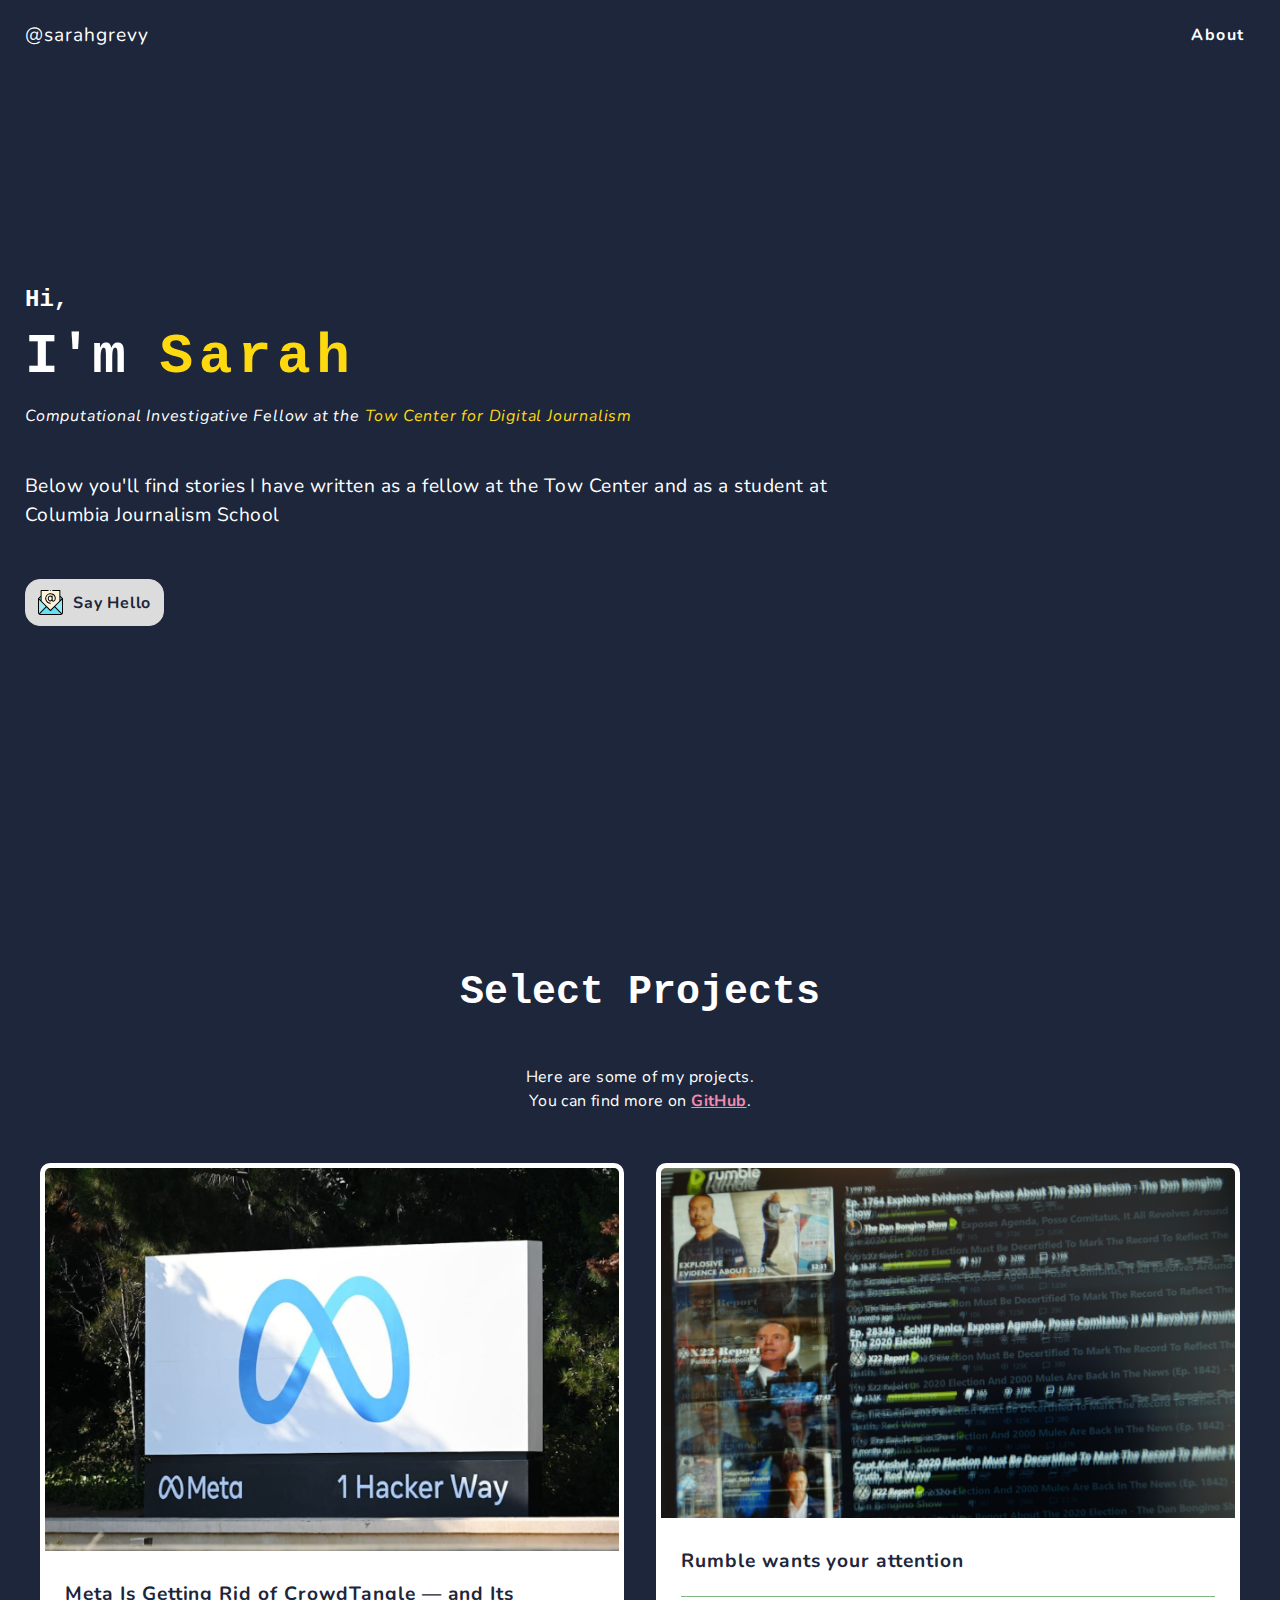
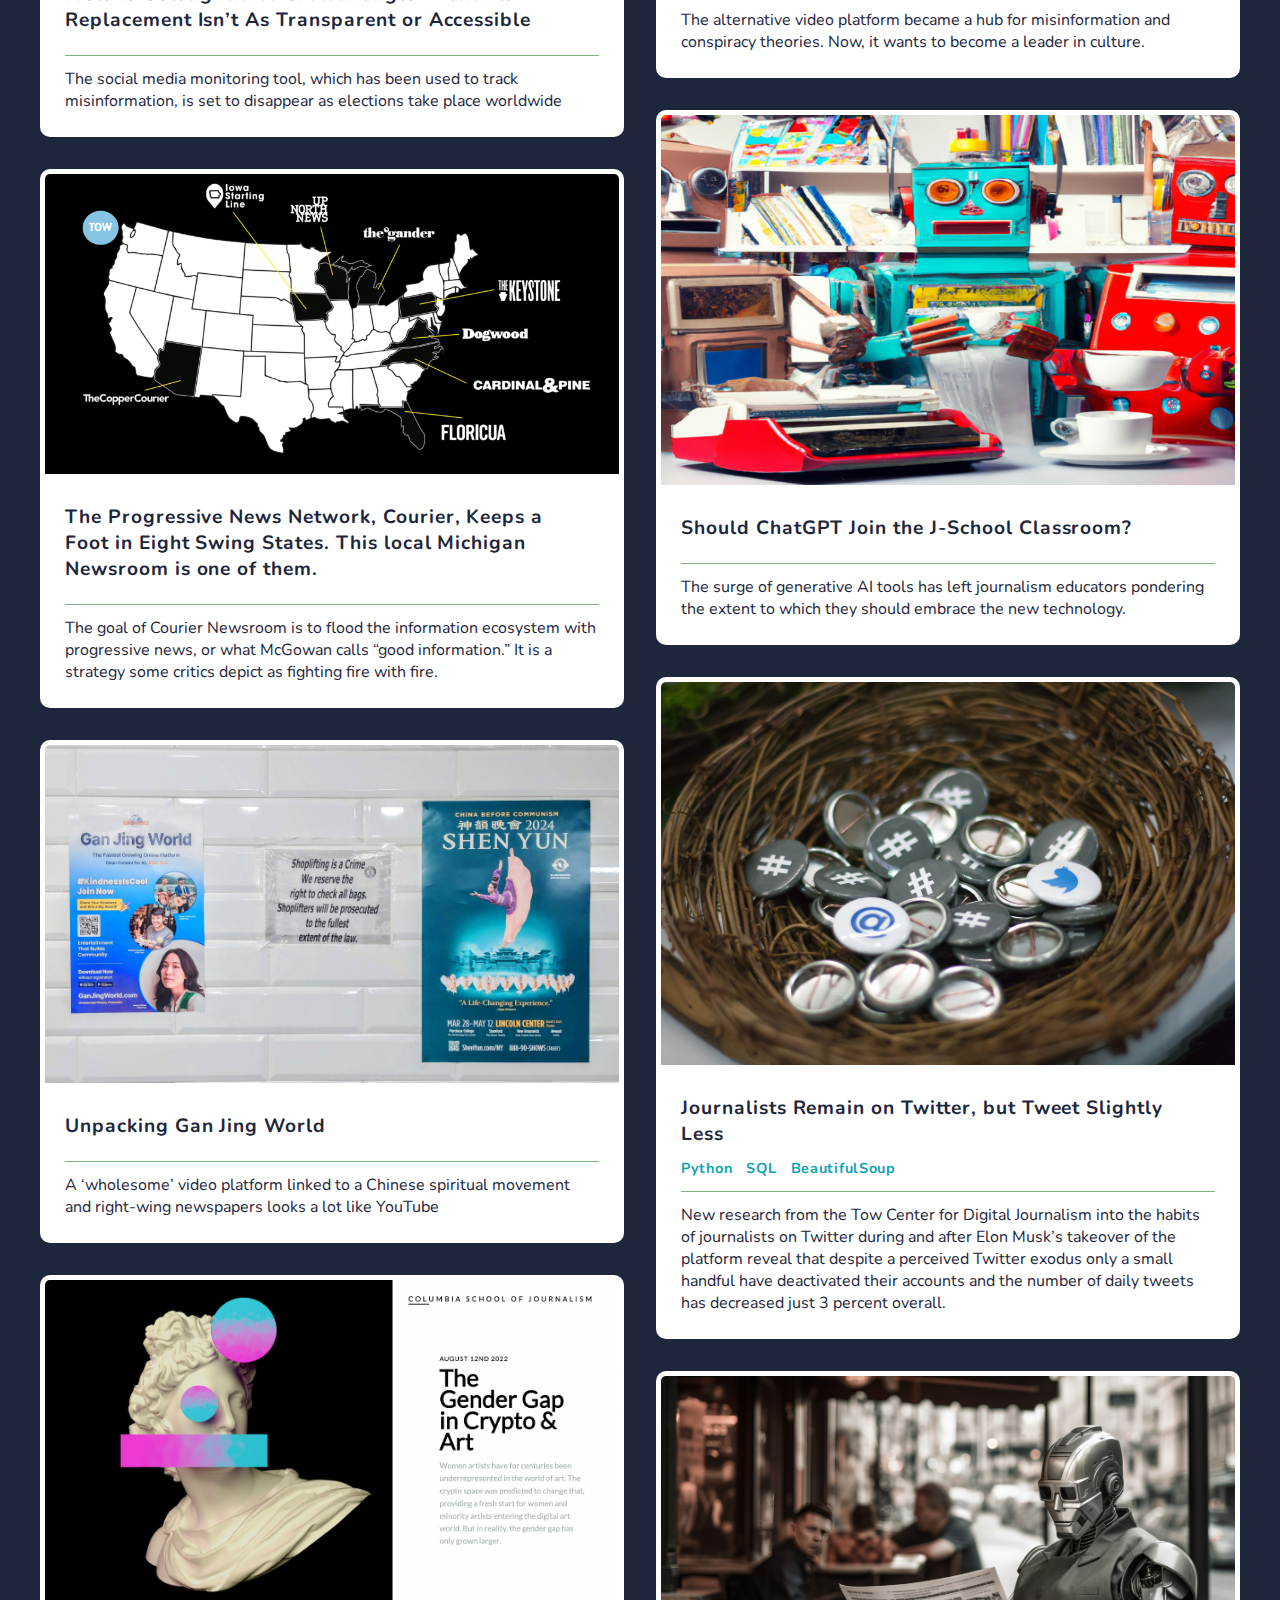
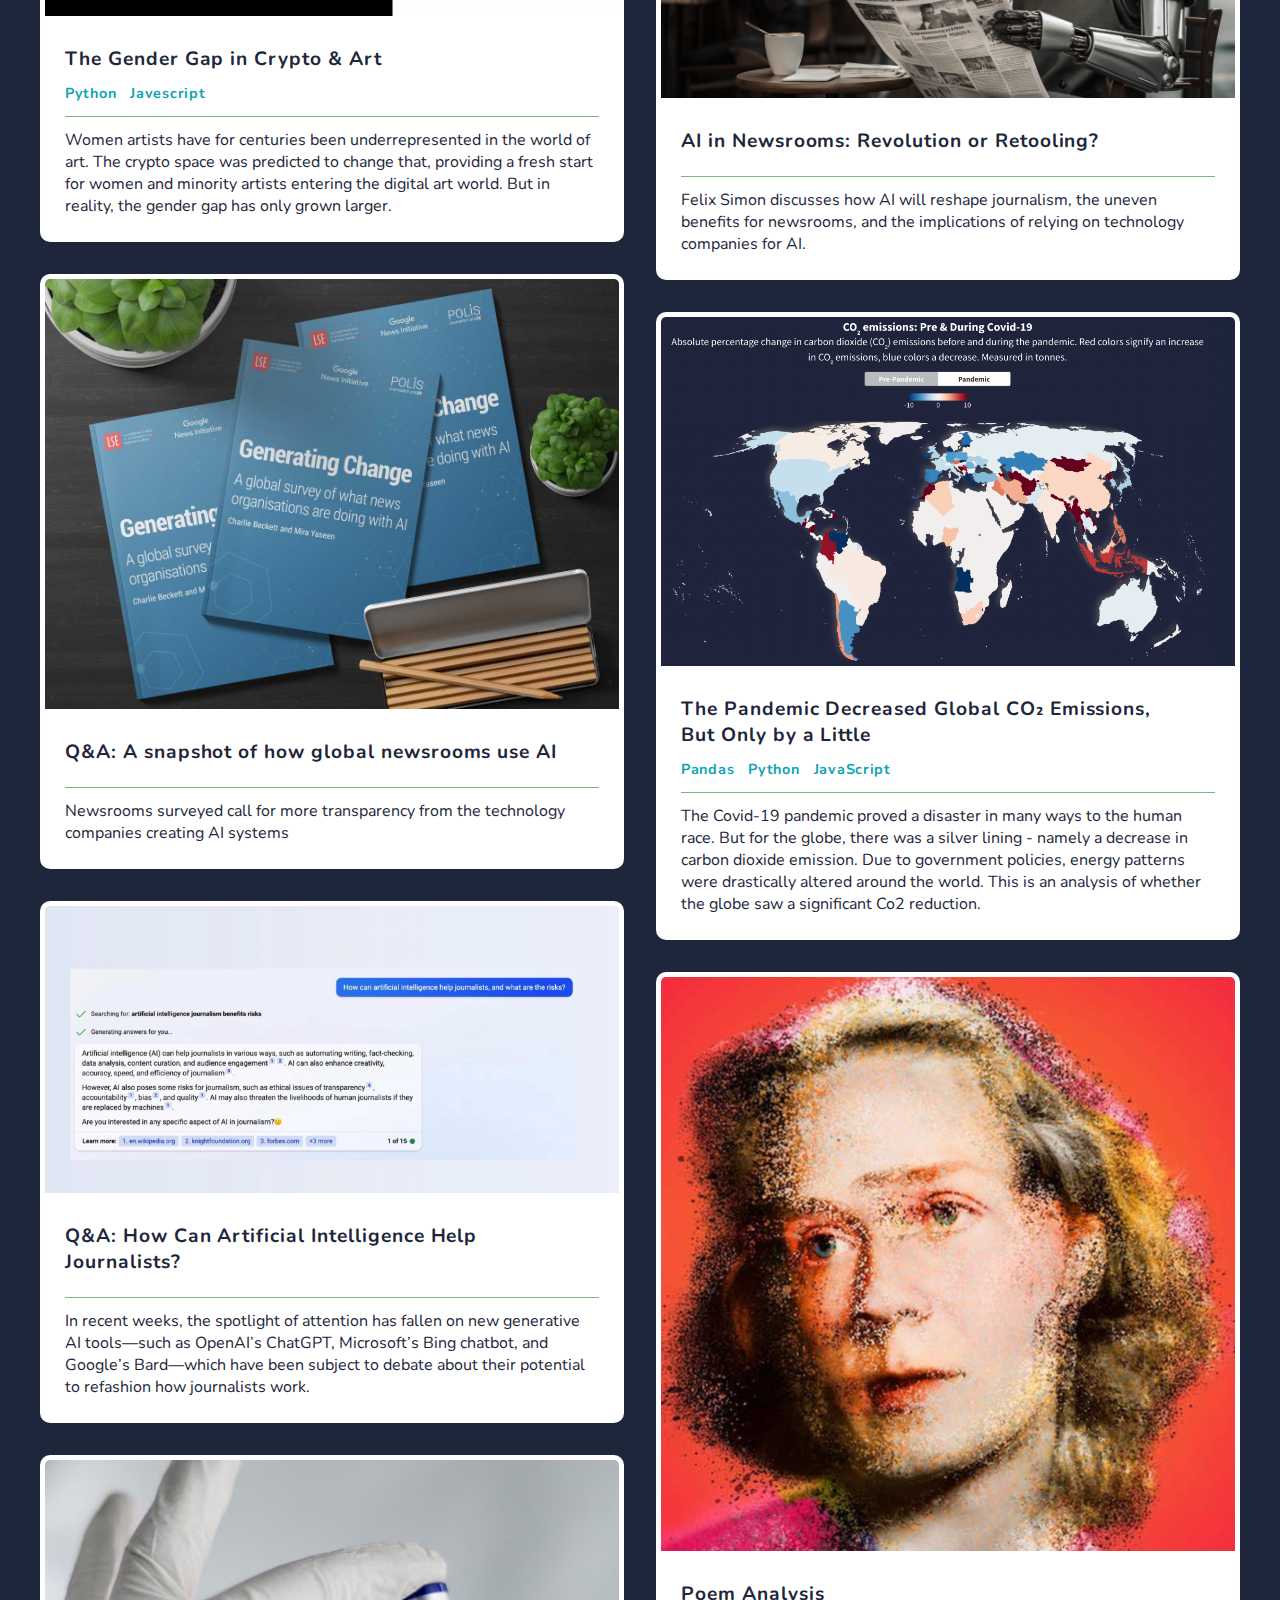
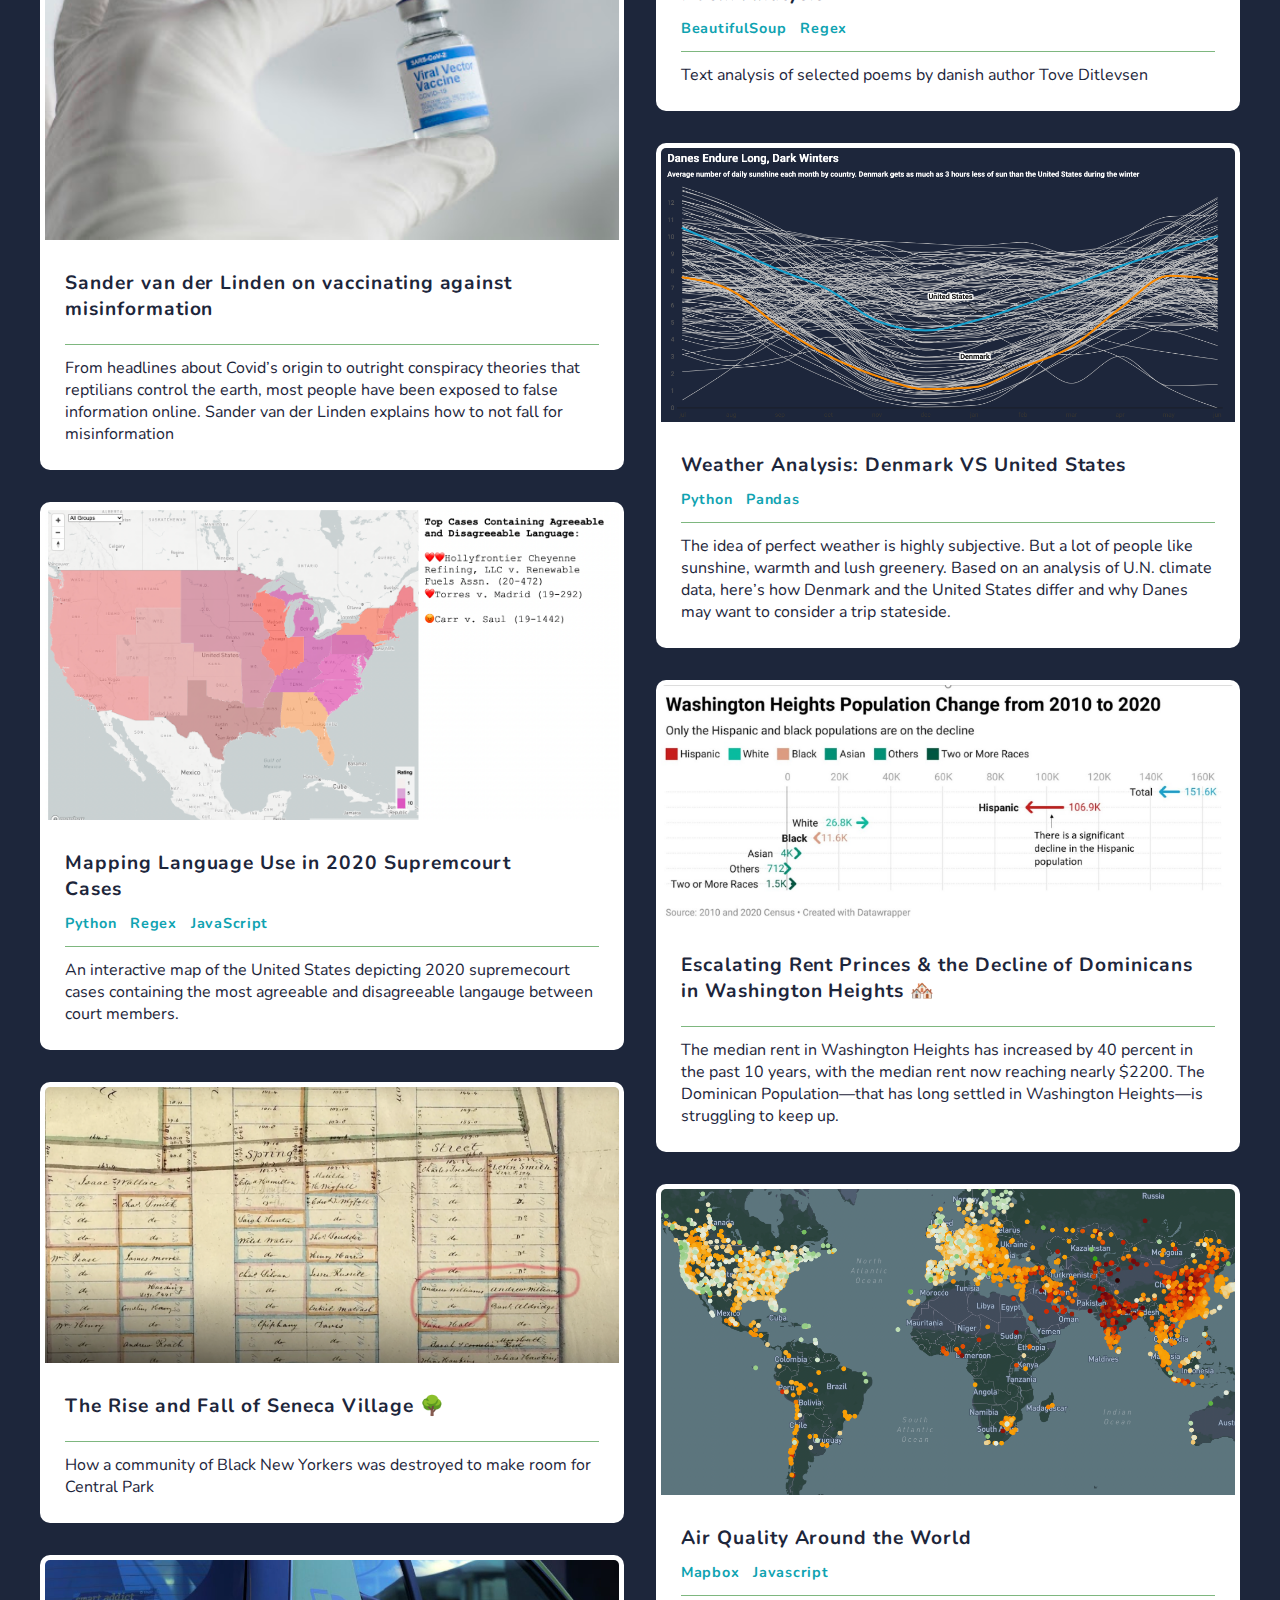
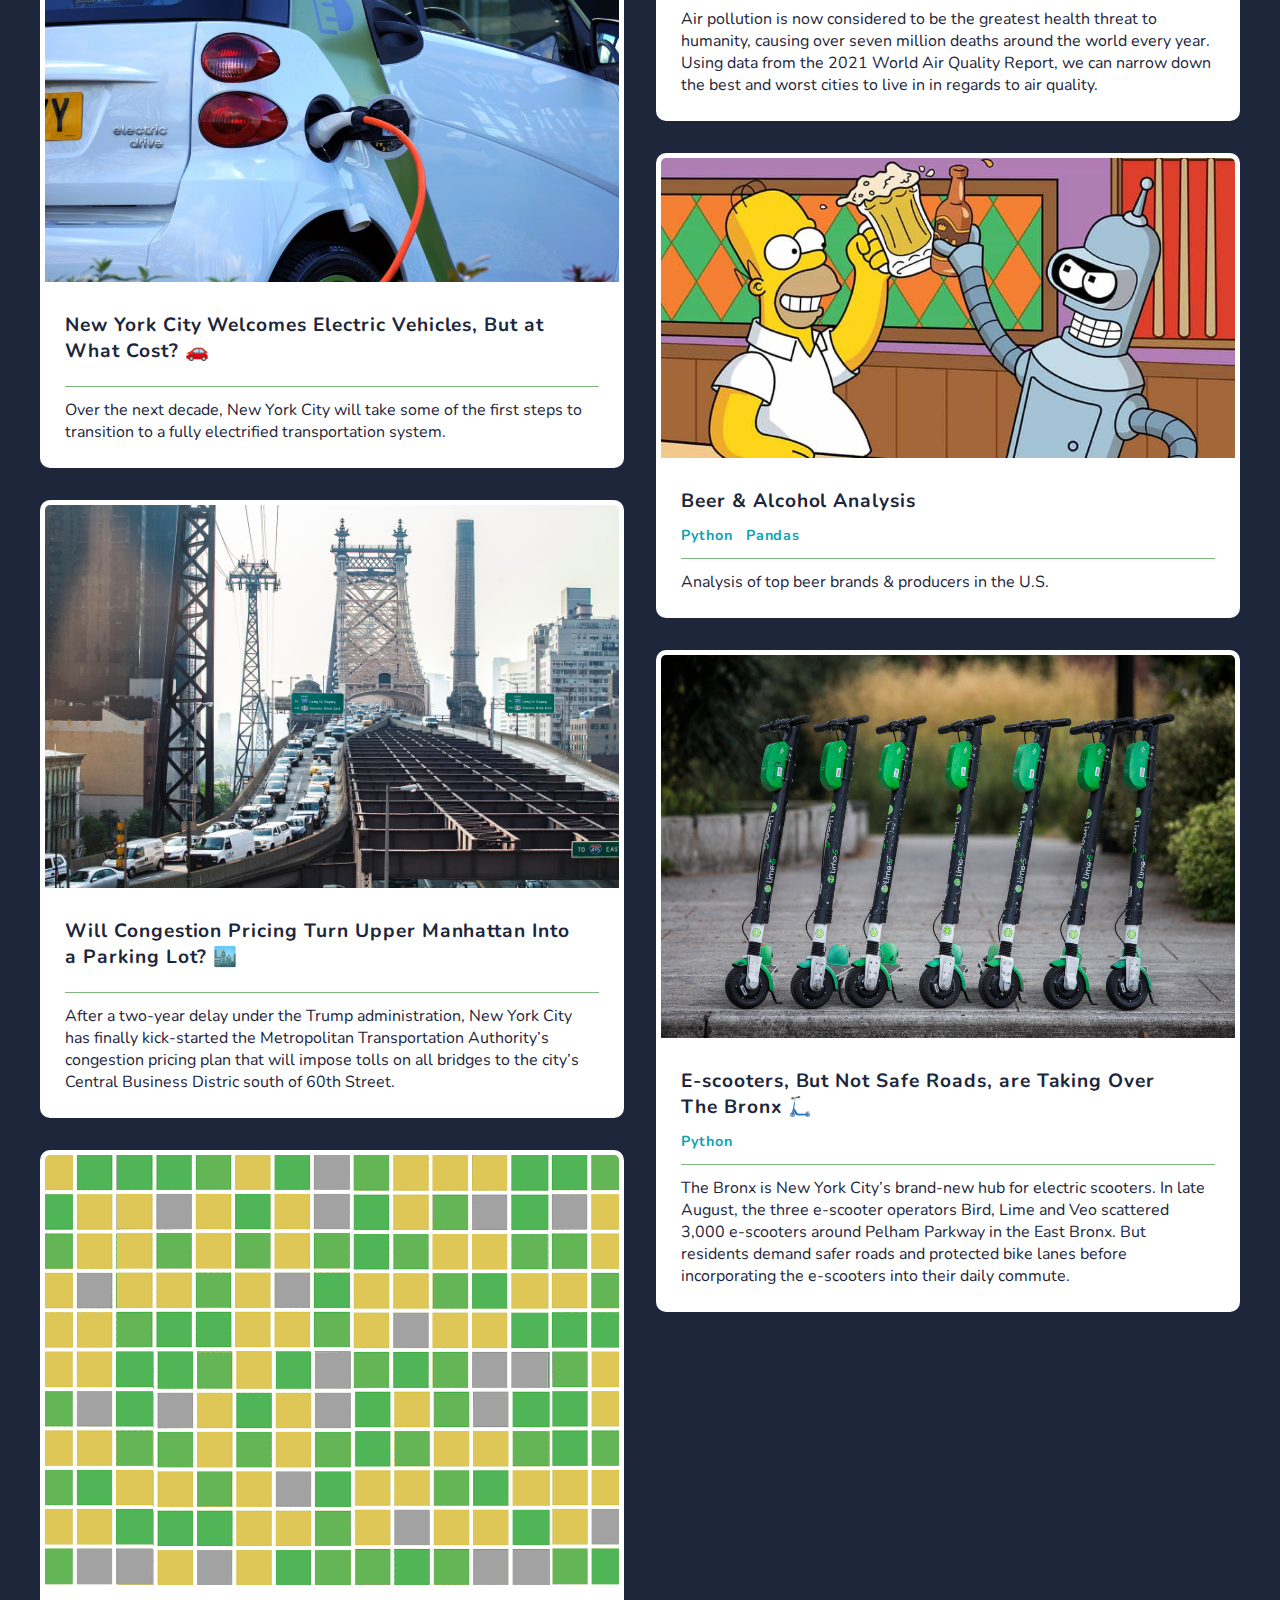
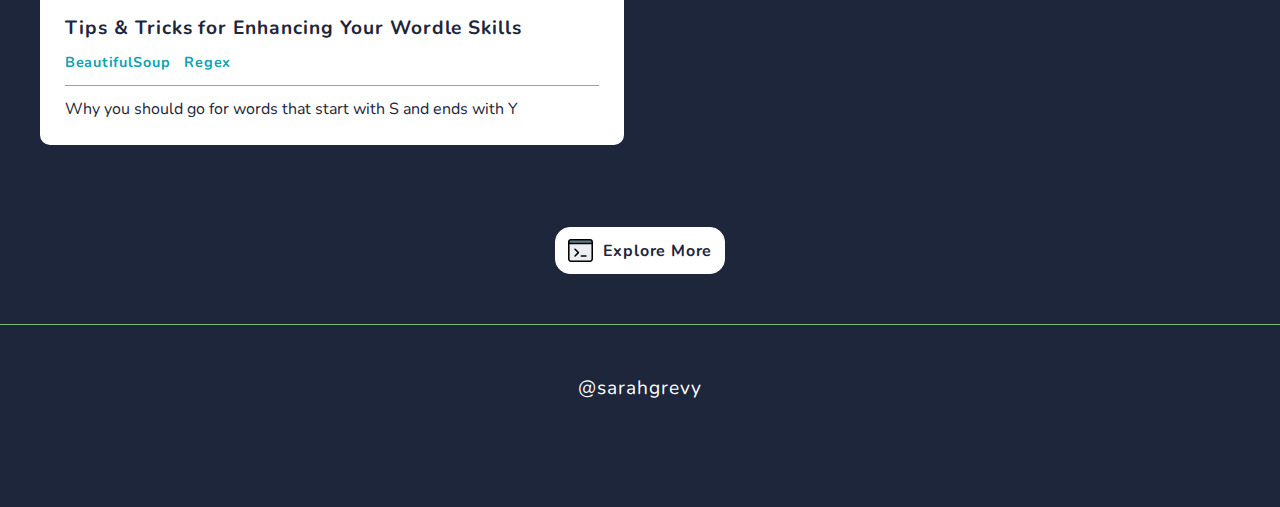
<file: index.html>
<!DOCTYPE html>
<html lang="en">

    <head>
        <title>Sarah Grevy Gotfredsen Portfolio</title>

        <link rel="icon" type="image/svg+xml" href="favicon.svg" />

        <meta charset="UTF-8">

        <meta property="og:title" content="Sarah Gotfredsen" />
        <meta property="og:type" content="website" />
        <meta property="og:url" content="https://sarahgrevy.github.io/" />
        <meta property="og:description"
            content="Hi! I'm Sarah, an aspirering data journalist and current grad student at Columbia University." />
        <meta property="og:locale" content="en_US" />
        <!--- <meta property="og:image" content="https://sarahgrevy.github.io/img/me-icon-smiling.png" /> -->

        <meta name="twitter:card" content="summary">
        <meta name="twitter:title" content="Sarah Gotfredsen">
        <meta name="twitter:description"
            content="Hi! I'm Sarah, an aspirering data journalist and current grad student at Columbia University.">
        <!---  <meta name="twitter:image" content="https://sarahgrevy.github.io/img/me-icon-smiling.png"> --> 
        <meta name="twitter:site" content="@grevy_sarah">

        <meta name="viewport" content="width=device-width, initial-scale=1.0">
        <meta name="copyright" content="Sarah Grevy
                                        ">
        <meta name="description"
            content=Hi! I'm Sarah, computational investigative fellow at the Tow Center for Digital Journalism @ColumbiaUniversity">
        <meta name="keywords"
            content="Sarah Grevy Gotfredse, data journalism, columbia">
        <meta name="robots" content="noindex, nofollow" />

        <link rel="canonical" href="https://sarahgrevy.github.io/" />

        <link rel="preconnect" href="https://fonts.googleapis.com">
        <link rel="preconnect" href="https://fonts.gstatic.com" crossorigin>
        <link href="https://fonts.googleapis.com/css?family=Nunito" rel="stylesheet">

        <link rel="stylesheet"
            href="https://cdnjs.cloudflare.com/ajax/libs/font-awesome/5.15.3/css/all.min.css"
            integrity="sha512-iBBXm8fW90+nuLcSKlbmrPcLa0OT92xO1BIsZ+ywDWZCvqsWgccV3gFoRBv0z+8dLJgyAHIhR35VZc2oM/gI1w=="
            crossorigin="anonymous" referrerpolicy="no-referrer" />

        <link rel="stylesheet" href="./css/main.css" type="text/css">
        <link rel="stylesheet" href="./css/header.css" type="text/css">
        <link rel="stylesheet" href="./css/home.css" type="text/css">
        <link rel="stylesheet" href="./css/projects.css" type="text/css">
        <link rel="stylesheet" href="./css/footer.css" type="text/css">
    </head>

    <body>
        <header class="header">
            <a href="/" class="header-logo">@sarahgrevy</a>
            <nav class="nav">
                <div class="toggle"><i class="fas fa-bars"></i></div>
                <ul class="nav-menu">
                    <li class="nav-item"><a href="/about">About</a></li>
                  
                </ul>
            </nav>
        </header>

        <main class="main-container home-section">
            <section id="home">
                <div class="landing-page-details">
                    <h1 class="small-title">Hi,</h1>
                    <h2 class="big-title">I'm <span class="my-name pink">Sarah</span></h2>
                    <h3 class="medium-title"><em>Computational Investigative Fellow at the <a class="pink"
                                href="https://journalism.columbia.edu/data">Tow Center for Digital Journalism</a></em></h3>
                    <div class="short-bio">
                        <p>Below you'll find stories I have written as a fellow at the Tow Center and as a student at Columbia Journalism School</p>
                    </div>
                    <div class="cta-container email-container">
                        <a href="mailto:sgg2140@columbia.edu" class="cta email-button">
                            <img src="./img/email.svg" alt="Email Icon">
                            <span>Say Hello</span>
                        </a>
                    </div>
                </div>
                <div class="art-me">
                  <!--  <img src="./img/me-icon-smiling.png" alt="Me"> -->
                  
                </div>
                <div class="landing-page-socials">
                    <ul>
                        <li class="social-link"> 
                            <a href="https://www.linkedin.com/in/sarah-grevy-gotfredsen-aa9538174/" aria-label="LinkedIn"
                                target="_blank">
                                <i class="fab fa-linkedin-in"></i>
                            </a>
                        </li>
                        <li class="social-link">
                            <a href="https://github.com/SarahGrevy" aria-label="GitHub"
                                target="_blank">
                                <i class="fab fa-github"></i>
                            </a>
                        </li>
                        <li class="social-link">
                            <a href="https://twitter.com/grevy_sarah" aria-label="Twitter"
                                target="_blank">
                                <i class="fab fa-twitter"></i>
                            </a>
                        </li>
                        
                    </ul>
                </div>
            </section>
            <section class="projects" id="select-projects">
                <h2>Select Projects</h2>
                <p class="section-description">
                    Here are some of my projects.<br>
                    You can find more on <a class="hyperlink"
                                           
                        href="https://github.com/SarahGrevy">GitHub</a>.
                </p>

                
                <div class="project-cards-container">

                    <div class="card">
                        <img src="./img/meta.png"
                            alt="Project Preview Screenshot" class="card-preview-img">
                        <div class="card-info">
                            <div class="title-and-links">
                                <span class="project-title">
                                    Meta Is Getting Rid of CrowdTangle — and Its Replacement Isn’t As Transparent or Accessible
                                </span>
                                <div class="project-links">
                                    <a href="https://www.proofnews.org/meta-is-getting-rid-of-crowdtangle-and-its-replacement-isnt-as-transparent-or-accessible/">
                                        <i class="fas fa-external-link-alt"></i>
                                    </a>
                                    
                                </div>
                            </div>
                            <div class="project-skills">
                          
                            </div>
                            <p class="project-description">
                                The social media monitoring tool, which has been used to track misinformation, is set to disappear as elections take place worldwide            </p>
                        </div>
                    </div>

                    <div class="card">
                        <img src="./img/courier.png"
                            alt="Project Preview Screenshot" class="card-preview-img">
                        <div class="card-info">
                            <div class="title-and-links">
                                <span class="project-title">
                                    The Progressive News Network, Courier, Keeps a Foot in Eight Swing States. This local Michigan Newsroom is one of them.
                                </span>
                                <div class="project-links">
                                    <a href="https://www.cjr.org/tow_center/the-progressive-news-network-courier-keeps-a-foot-in-eight-swing-states-this-local-michigan-newsroom-is-one-of-them.php">
                                        <i class="fas fa-external-link-alt"></i>
                                    </a>
                                    
                                </div>
                            </div>
                            <div class="project-skills">
                          
                            </div>
                            <p class="project-description">
                                The goal of Courier Newsroom is to flood the information ecosystem with progressive news, or what McGowan calls “good information.” It is a strategy some critics depict as fighting fire with fire.             </p>
                        </div>
                    </div>

                  

                    <div class="card">
                        <img src="./img/gjw.png"
                            alt="Project Preview Screenshot" class="card-preview-img">
                        <div class="card-info">
                            <div class="title-and-links">
                                <span class="project-title">
                                    Unpacking Gan Jing World
                                </span>
                                <div class="project-links">
                                    <a href="https://www.cjr.org/tow_center/unpacking-gan-jing-world.php">
                                        <i class="fas fa-external-link-alt"></i>
                                    </a>
                                
                                
                                </div>
                            </div>
                            <div class="project-skills">
                                <!-- <span>Python</span>
                                <span>Regex</span>
                                <span>JavaScript</span> -->
                            </div>
                       
                            <p class="project-description">
                                A ‘wholesome’ video platform linked to a Chinese spiritual movement and right-wing newspapers looks a lot like YouTube
                              
                            </p>
                        </div>
                    </div>

                    
                    
                    

          


                    <div class="card">
                        <img src="./img/artnft.png"
                            alt="Project Preview Screenshot" class="card-preview-img">
                        <div class="card-info">
                            <div class="title-and-links">
                                <span class="project-title">
                                    The Gender Gap in Crypto & Art
                                </span>
                                <div class="project-links">
                                    <a href="https://sarahgrevy.github.io/masterthesis/">
                                        <i class="fas fa-external-link-alt"></i>
                                    </a>
                                  
                                    
                                </div>
                            </div>
                            <div class="project-skills">
                                <span>Python</span>
                                <span>Javescript</span>
                            </div>
                            <p class="project-description">
                                Women artists have for centuries been underrepresented in the world of art. The crypto space was predicted to change that, providing a fresh start for women and minority artists entering the digital art world. But in reality, the gender gap has only grown larger.                            </p>
                        </div>
                    </div>

                    

                    

                     <div class="card">
                        <img src="./img/aireport.png"
                            alt="Project Preview Screenshot" class="card-preview-img">
                        <div class="card-info">
                            <div class="title-and-links">
                                <span class="project-title">
                                    Q&A: A snapshot of how global newsrooms use AI
                                </span>
                                <div class="project-links">
                                    <a href="https://www.cjr.org/tow_center/qa-a-snapshot-of-how-global-newsrooms-use-ai.php">
                                        <i class="fas fa-external-link-alt"></i>
                                    </a>
                                    <a href="https://www.cjr.org/tow_center/qa-a-snapshot-of-how-global-newsrooms-use-ai.php">
                                        <i class="fab fa-github"></i>
                                    </a>
                                </div>
                            </div>
                            <div class="project-skills">
                                <!-- <span>Python</span>
                                <span>Regex</span>
                                <span>JavaScript</span> -->
                            </div>
                       
                            <p class="project-description">
                                Newsrooms surveyed call for more transparency from the technology companies creating AI systems
                              
                            </p>
                        </div>
                    </div>

                    <div class="card">
                        <img src="./img/chatgpt.png"
                            alt="Project Preview Screenshot" class="card-preview-img">
                        <div class="card-info">
                            <div class="title-and-links">
                                <span class="project-title">
                                    Q&A: How Can Artificial Intelligence Help Journalists?
                                </span>
                                <div class="project-links">
                                    <a href="https://www.cjr.org/tow_center/tow-center-newsletter/ai-journalism-qa.php">
                                        <i class="fas fa-external-link-alt"></i>
                                    </a>
                                    <a href="https://www.cjr.org/tow_center/tow-center-newsletter/ai-journalism-qa.php">
                                        <i class="fab fa-github"></i>
                                    </a>
                                </div>
                            </div>
                            <div class="project-skills">
                                <!-- <span>Python</span>
                                <span>Regex</span>
                                <span>JavaScript</span> -->
                            </div>
                       
                            <p class="project-description">
                                In recent weeks, the spotlight of attention has fallen on new generative AI tools—such as OpenAI’s ChatGPT, Microsoft’s Bing chatbot, and Google’s Bard—which have been subject to debate about their potential to refashion how journalists work.
                              
                            </p>
                        </div>
                    </div>

                    

                    <div class="card">
                        <img src="./img/vacine.png"
                            alt="Project Preview Screenshot" class="card-preview-img">
                        <div class="card-info">
                            <div class="title-and-links">
                                <span class="project-title">
                                    Sander van der Linden on vaccinating against misinformation
                                </span>
                                <div class="project-links">
                                    <a href="https://www.cjr.org/tow_center/qa-sander-van-der-linden-on-vaccinating-against-misinformation.php">
                                        <i class="fas fa-external-link-alt"></i>
                                    </a>
                                   
                                </div>
                            </div>
                            <div class="project-skills">
                             
                            </div>
                            <p class="project-description">
                                From headlines about Covid’s origin to outright conspiracy theories that reptilians control the earth, most people have been exposed to false information online. Sander van der Linden explains how to not fall for misinformation</p>
                        </div>
                    </div>

                    <div class="card">
                        <img src="./img/SC_2021.png"
                            alt="Project Preview Screenshot" class="card-preview-img">
                        <div class="card-info">
                            <div class="title-and-links">
                                <span class="project-title">
                                    Mapping Language Use in 2020 Supremcourt Cases
                                </span>
                                <div class="project-links">
                                    <a href="https://sarahgrevy.github.io/Supremcourt_Mapping/">
                                        <i class="fas fa-external-link-alt"></i>
                                    </a>
                                    <a href="https://github.com/SarahGrevy/Supremcourt_Mapping">
                                        <i class="fab fa-github"></i>
                                    </a>
                                </div>
                            </div>
                            <div class="project-skills">
                                <span>Python</span>
                                <span>Regex</span>
                                <span>JavaScript</span>
                            </div>
                       
                            <p class="project-description">
                                An interactive map of the United States depicting 2020 supremecourt cases containing the most agreeable and disagreeable langauge between court members.
                              
                            </p>
                        </div>
                    </div>


                

                    <div class="card">
                        <img src="./img/seneca_village.png"
                            alt="Project Preview Screenshot" class="card-preview-img">
                        <div class="card-info">
                            <div class="title-and-links">
                                <span class="project-title">
                                    The Rise and Fall of Seneca Village 🌳
                                </span>
                                <div class="project-links">
                                    <a href="https://daisy-attention-f69.notion.site/The-Rise-and-Fall-of-Seneca-Village-1293b7123e8b43598d1711277b0158d8">
                                        <i class="fas fa-external-link-alt"></i>
                                    </a>
                                   
                                </div>
                            </div>
                            <div class="project-skills">
                             
                            </div>
                            <p class="project-description">
                                How a community of Black New Yorkers was destroyed to make room for Central Park
                            </p>
                        </div>
                    </div>

                    
                    <div class="card">
                        <img src="./img/cars.png"
                            alt="Project Preview Screenshot" class="card-preview-img">
                        <div class="card-info">
                            <div class="title-and-links">
                                <span class="project-title">
                                    New York City Welcomes Electric Vehicles, But at What Cost? 🚗
                                </span>
                                <div class="project-links">
                                    <a href="https://daisy-attention-f69.notion.site/New-York-City-Welcomes-Electric-Vehicles-But-at-What-Cost-ff5b2494c2c5432280edc90252164a5a">
                                        <i class="fas fa-external-link-alt"></i>
                                    </a>
                                   
                                </div>
                            </div>
                            <div class="project-skills">
                             
                            </div>
                            <p class="project-description">
                                Over the next decade, New York City will take some of the first steps to transition to a fully electrified transportation system.
                            </p>
                        </div>
                    </div>

                    <div class="card">
                        <img src="./img/bridge.png"
                            alt="Project Preview Screenshot" class="card-preview-img">
                        <div class="card-info">
                            <div class="title-and-links">
                                <span class="project-title">
                                    Will Congestion Pricing Turn Upper Manhattan Into a Parking Lot? 🏙️
                                </span>
                                <div class="project-links">
                                    <a href="https://daisy-attention-f69.notion.site/Will-Congestion-Pricing-Turn-Upper-Manhattan-Into-a-Parking-Lot-db22a00aa2ac497da1227776a159278c">
                                        <i class="fas fa-external-link-alt"></i>
                                    </a>
                                   
                                </div>
                            </div>
                            <div class="project-skills">
                             
                            </div>
                            <p class="project-description">
                                After a two-year delay under the Trump administration, New York City has finally kick-started the Metropolitan Transportation Authority’s congestion pricing plan that will impose tolls on all bridges to the city’s Central Business Distric south of 60th Street.
                            </p>
                        </div>
                    </div>

                    


                    <div class="card">
                        <img src="./img/wordle.gif"
                            alt="Project Preview Screenshot" class="card-preview-img">
                        <div class="card-info">
                            <div class="title-and-links">
                                <span class="project-title">
                                    Tips & Tricks for Enhancing Your Wordle Skills
                                </span>
                                <div class="project-links">
                                    <a href="https://sarahgrevy.github.io/wordle">
                                        <i class="fas fa-external-link-alt"></i>
                                    </a>
                                    <a href="https://github.com/SarahGrevy">
                                        <i class="fab fa-github"></i>
                                    </a>
                                </div>
                            </div>
                            <div class="project-skills">
                                <span>BeautifulSoup</span>
                                <span>Regex</span>
                            </div>
                            <p class="project-description">
                                Why you should go for words that start with S and ends with Y
                            </p>
                        </div>
                    </div>

                    <!-- <div class="card">
                        <img src="./img/robot.png"
                            alt="Project Preview Screenshot" class="card-preview-img">
                        <div class="card-info">
                            <div class="title-and-links">
                                <span class="project-title">
                                    Should ChatGPT Join the J-School Classroom?

                                </span>
                                <div class="project-links">
                                    <a href="https://www.cjr.org/tow_center/should-chatgpt-join-the-j-school-classroom.php">
                                        <i class="fas fa-external-link-alt"></i>
                                    </a>
                                    
                                </div>
                            </div>
                            <div class="project-skills">
                           
                            </div>
                            <p class="project-description">
                                The surge of generative AI tools has left journalism educators pondering the extent to which they should embrace the new technology.                        </p>
                        </div>
                    </div> -->
                    

                     
                    <div class="card">
                        <img src="./img/rumble.png"
                            alt="Project Preview Screenshot" class="card-preview-img">
                        <div class="card-info">
                            <div class="title-and-links">
                                <span class="project-title">
                                    Rumble wants your attention
                                </span>
                                <div class="project-links">
                                    <a href="https://www.cjr.org/tow_center/rumble-wants-your-attention.php">
                                        <i class="fas fa-external-link-alt"></i>
                                    </a>
                                   
                                </div>
                            </div>
                            <div class="project-skills">
                             
                            </div>
                            <p class="project-description">
                                The alternative video platform became a hub for misinformation and conspiracy theories. Now, it wants to become a leader in culture.                       </p>
                        </div>
                    </div>

                        <div class="card">
                        <img src="./img/robot.png"
                            alt="Project Preview Screenshot" class="card-preview-img">
                        <div class="card-info">
                            <div class="title-and-links">
                                <span class="project-title">
                                    Should ChatGPT Join the J-School Classroom?

                                </span>
                                <div class="project-links">
                                    <a href="https://www.cjr.org/tow_center/should-chatgpt-join-the-j-school-classroom.php">
                                        <i class="fas fa-external-link-alt"></i>
                                    </a>
                                    
                                </div>
                            </div>
                            <div class="project-skills">
                           
                            </div>
                            <p class="project-description">
                                The surge of generative AI tools has left journalism educators pondering the extent to which they should embrace the new technology.                        </p>
                        </div>
                    </div>
                    

                    

                    



                    

                    <div class="card">
                        <img src="./img/Twitternest.png"
                            alt="Project Preview Screenshot" class="card-preview-img">
                        <div class="card-info">
                            <div class="title-and-links">
                                <span class="project-title">
                                    Journalists Remain on Twitter, but Tweet Slightly Less
                                </span>
                                <div class="project-links">
                                    <a href="https://www.cjr.org/tow_center/journalists-remain-on-twitter-but-tweet-slightly-less.php">
                                        <i class="fas fa-external-link-alt"></i>
                                    </a>
                                    
                                </div>
                            </div>
                            <div class="project-skills">
                                <span>Python</span>
                                <span>SQL</span>
                                <span>BeautifulSoup</span>
                            </div>
                            <p class="project-description">
                                New research from the Tow Center for Digital Journalism into the habits of journalists on Twitter during and after Elon Musk’s takeover of the platform reveal that despite a perceived Twitter exodus only a small handful have deactivated their accounts and the number of daily tweets has decreased just 3 percent overall.                             </p>
                        </div>
                    </div>

                    <div class="card">
                        <img src="./img/felix.png"
                            alt="Project Preview Screenshot" class="card-preview-img">
                        <div class="card-info">
                            <div class="title-and-links">
                                <span class="project-title">
                                    AI in Newsrooms: Revolution or Retooling?
                                </span>
                                <div class="project-links">
                                    <a href="https://www.cjr.org/tow_center/qa-ai-in-newsrooms-revolution-or-retooling.php">
                                        <i class="fas fa-external-link-alt"></i>
                                    </a>
                                
                                
                                </div>
                            </div>
                            <div class="project-skills">
                                <!-- <span>Python</span>
                                <span>Regex</span>
                                <span>JavaScript</span> -->
                            </div>
                       
                            <p class="project-description">
                                Felix Simon discusses how AI will reshape journalism, the uneven benefits for newsrooms, and the implications of relying on technology companies for AI.
                              
                            </p>
                        </div>
                    </div>


                    
                    

                    

                    

                    <div class="card">
                        <img src="./img/co2.png"
                            alt="Project Preview Screenshot" class="card-preview-img">
                        <div class="card-info">
                            <div class="title-and-links">
                                <span class="project-title">
                                    The Pandemic Decreased Global CO₂ Emissions, But Only by a Little
                                </span>
                                <div class="project-links">
                                    <a href="https://sarahgrevy.github.io/co2-emission">
                                        <i class="fas fa-external-link-alt"></i>
                                    </a>
                                    <a href="https://github.com/SarahGrevy/co2-emission">
                                        <i class="fab fa-github"></i>
                                    </a>
                                </div>
                            </div>
                            <div class="project-skills">
                                <span>Pandas</span>
                                <span>Python</span>
                                <span>JavaScript</span>
                                
                            </div>
                            <p class="project-description">
                                The Covid-19 pandemic proved a disaster in many ways to the human race. But for the globe, there was a silver lining - namely a decrease in carbon dioxide emission. Due to government policies, energy patterns were drastically altered around the world. This is an analysis of whether the globe saw a significant Co2 reduction.
                            </p>
                        </div>
                    </div>

                    

                    

            

                    

                    
<!--                         <div class="project-cards-container">
                    <div class="card">
                        <img src="./img/weather.png"
                            alt="Project Preview Screenshot" class="card-preview-img">
                        <div class="card-info">
                            <div class="title-and-links">
                                <span class="project-title">
                                    Danish Weather VS the United States 
                                </span>
                                <div class="project-links">
                                    <a href="https://github.com/SarahGrevy">
                                        <i class="fas fa-external-link-alt"></i>
                                    </a>
                                    <a href="https://sarahgrevy.github.io/weather_project">
                                        <i class="fab fa-github"></i>
                                    </a>
                                </div>
                            </div>
                            <div class="project-skills">
                                <span>Python</span>
                                <span>Regex</span>
                                <span>JavaScript</span>
                            </div>
                            <p class="project-description">
                                The idea of perfect weather is highly subjective. But a lot of people like sunshine, warmth and lush greenery. Based on an analysis of U.N. climate data, here’s how Denmark and the United States differ and why Danes may want to consider a trip stateside. 
                              
                            </p>
                        </div>
                    </div> -->
                    <div class="card">
                        <img src="./img/tove.png"
                            alt="Project Preview Screenshot" class="card-preview-img">
                        <div class="card-info">
                            <div class="title-and-links">
                                <span class="project-title">
                                    Poem Analysis 
                                </span>
                                <div class="project-links">
                                    <a href="https://github.com/SarahGrevy/Poem_Analysis">
                                        <i class="fas fa-external-link-alt"></i>
                                    </a>
                                    <a href="https://github.com/SarahGrevy/Poem_Analysis">
                                        <i class="fab fa-github"></i>
                                    </a>
                                </div>
                            </div>
                            <div class="project-skills">
                                <span>BeautifulSoup</span>
                                <span>Regex</span>
                            </div>
                            <p class="project-description">
                                Text analysis of selected poems by danish author Tove Ditlevsen
                            </p>
                        </div>
                    </div>

                    

                    
                    
                            <!-- <p class="project-description">
                                Analysis of top beer brands & producers in the U.S. 
                            </p>
                        </div>
                    </div>
                             -->

                    

                   

                    <div class="card">
                        <img src="./img/weather.png"
                            alt="Project Preview Screenshot" class="card-preview-img">
                        <div class="card-info">
                            <div class="title-and-links">
                                <span class="project-title">
                                    Weather Analysis: Denmark VS United States 
                                </span>
                                <div class="project-links">
                                    <a href="https://sarahgrevy.github.io/weather-project">
                                        <i class="fas fa-external-link-alt"></i>
                                    </a>
                                    <a href="https://github.com/SarahGrevy/weather/tree/main">
                                        <i class="fab fa-github"></i>
                                    </a>
                                </div>
                            </div>
                            <div class="project-skills">
                                <span>Python</span>
                                <span>Pandas</span>
                          
                            </div>
                            <p class="project-description">
                                The idea of perfect weather is highly subjective. But a lot of people like sunshine, warmth and lush greenery. Based on an analysis of U.N. climate data, here’s how Denmark and the United States differ and why Danes may want to consider a trip stateside. 

                            </p>
                        </div>
                    </div>

                    <div class="card">
                        <img src="./img/dominicans.png"
                            alt="Project Preview Screenshot" class="card-preview-img">
                        <div class="card-info">
                            <div class="title-and-links">
                                <span class="project-title">
                                    Escalating Rent Princes & the Decline of Dominicans in Washington Heights 🏘️
                                </span>
                                <div class="project-links">
                                    <a href="https://daisy-attention-f69.notion.site/Escalating-Rent-Princes-the-Decline-of-Dominicans-in-Washington-Heights-9420f0fab55d4b1cb5e039c205163ddd">
                                        <i class="fas fa-external-link-alt"></i>
                                    </a>
                                   
                                </div>
                            </div>
                            <div class="project-skills">
                             
                            </div>
                            <p class="project-description">
                                The median rent in Washington Heights has increased by 40 percent in the past 10 years, with the median rent now reaching nearly $2200. The Dominican Population—that has long settled in Washington Heights—is struggling to keep up.

                            </p>
                        </div>
                    </div>

                    <div class="card">
                        <img src="./img/airquality.png"
                            alt="Project Preview Screenshot" class="card-preview-img">
                        <div class="card-info">
                            <div class="title-and-links">
                                <span class="project-title">
                                    Air Quality Around the World 
                                </span>
                                <div class="project-links">
                                    <a href="https://sarahgrevy.github.io/airquality/">
                                        <i class="fas fa-external-link-alt"></i>
                                    </a>
                                    <a href="https://github.com/SarahGrevy/airquality">
                                        <i class="fab fa-github"></i>
                                    </a>
                                </div>
                            </div>
                            <div class="project-skills">
                                <span>Mapbox</span>
                                <span>Javascript</span>
                          
                            </div>
                            <p class="project-description">
                                Air pollution is now considered to be the greatest health threat to humanity, causing over seven million deaths around the world every year. Using data from the 2021 World Air Quality Report, we can narrow down the best and worst cities to live in in regards to air quality.

                            </p>
                        </div>
                    </div> 

                    

                    <div class="card">
                        <img src="./img/beer.jpeg"
                            alt="Project Preview Screenshot" class="card-preview-img">
                        <div class="card-info">
                            <div class="title-and-links">
                                <span class="project-title">
                                    Beer & Alcohol Analysis 
                                </span>
                                <div class="project-links">
                                    <a href="https://github.com/SarahGrevy/Beer_Analysis/blob/main/gotfredsen_beer.ipynb">
                                        <i class="fas fa-external-link-alt"></i>
                                    </a>
                                    <a href="https://github.com/SarahGrevy/Beer_Analysis/blob/main/gotfredsen_beer.ipynb">
                                        <i class="fab fa-github"></i>
                                    </a>
                                </div>
                            </div>
                            <div class="project-skills">
                                <span>Python</span>
                                <span>Pandas</span>
                          
                            </div>
                            <p class="project-description">
                                Analysis of top beer brands & producers in the U.S. 
                            </p>
                        </div>
                    </div>

                    

                    <div class="card">
                        <img src="./img/scooter.png"
                            alt="Project Preview Screenshot" class="card-preview-img">
                        <div class="card-info">
                            <div class="title-and-links">
                                <span class="project-title">
                                    E-scooters, But Not Safe Roads, are Taking Over The Bronx 🛴
                                </span>
                                <div class="project-links">
                                    <a href="https://daisy-attention-f69.notion.site/E-scooters-Although-Not-Safe-Roads-are-Taking-Over-The-Bronx-99b94bf7b1f246f1bdd49a593458c58e">
                                        <i class="fas fa-external-link-alt"></i>
                                    </a>
                                    <a href="https://daisy-attention-f69.notion.site/E-scooters-But-Not-Safe-Roads-are-Taking-Over-The-Bronx-99b94bf7b1f246f1bdd49a593458c58e">
                                        <i class="fab fa-github"></i>
                                    </a>
                                </div>
                            </div>
                            <div class="project-skills">
                                <span>Python</span>
                          
                            </div>
                            <p class="project-description">
    
                                The Bronx is New York City’s brand-new hub for electric scooters. In late August, the three e-scooter operators Bird, Lime and Veo scattered 3,000 e-scooters around Pelham Parkway in the East Bronx. But residents demand safer roads and protected bike lanes before incorporating the e-scooters into their daily commute.
                            </p>
                        </div>
                    </div>
                </div>

                

                    
                            
                    

               

                
                <div class="cta-container">
                    <a href="https://github.com/SarahGrevy" class="cta">
                        <img src="./img/coding.svg" alt="Code Icon">
                        <span>Explore More</span>
                    </a>
                </div>
            </section>
        </main>

        <footer class="footer-container">
            <div class="footer">
                <div class="footer-column">
                    <a href="/" class="footer-logo">@sarahgrevy</a>
                    <div class="socials">
                        <ul>
                            <li class="social-link">
                                <a href="https://www.linkedin.com/in/sarah-grevy-gotfredsen-aa9538174/"
                                    aria-label="LinkedIn" target="_blank">
                                    <i class="fab fa-linkedin-in"></i>
                                </a>
                            </li>
                            <li class="social-link">
                                <a href="https://github.com/SarahGrevy" aria-label="GitHub"
                                    target="_blank">
                                    <i class="fab fa-github"></i>
                                </a>
                            </li>
                            <li class="social-link">
                                <a href="https://twitter.com/grevy_sarah" aria-label="Twitter"
                                    target="_blank">
                                    <i class="fab fa-twitter"></i>
                                </a>
                            </li>
                         
                                </a>
                            </li>
                        </ul>
                    </div>
                 
                </div>

            </div>
        </footer>

        <script src="./js/main.js"></script>
    </body>

</html>
</file>
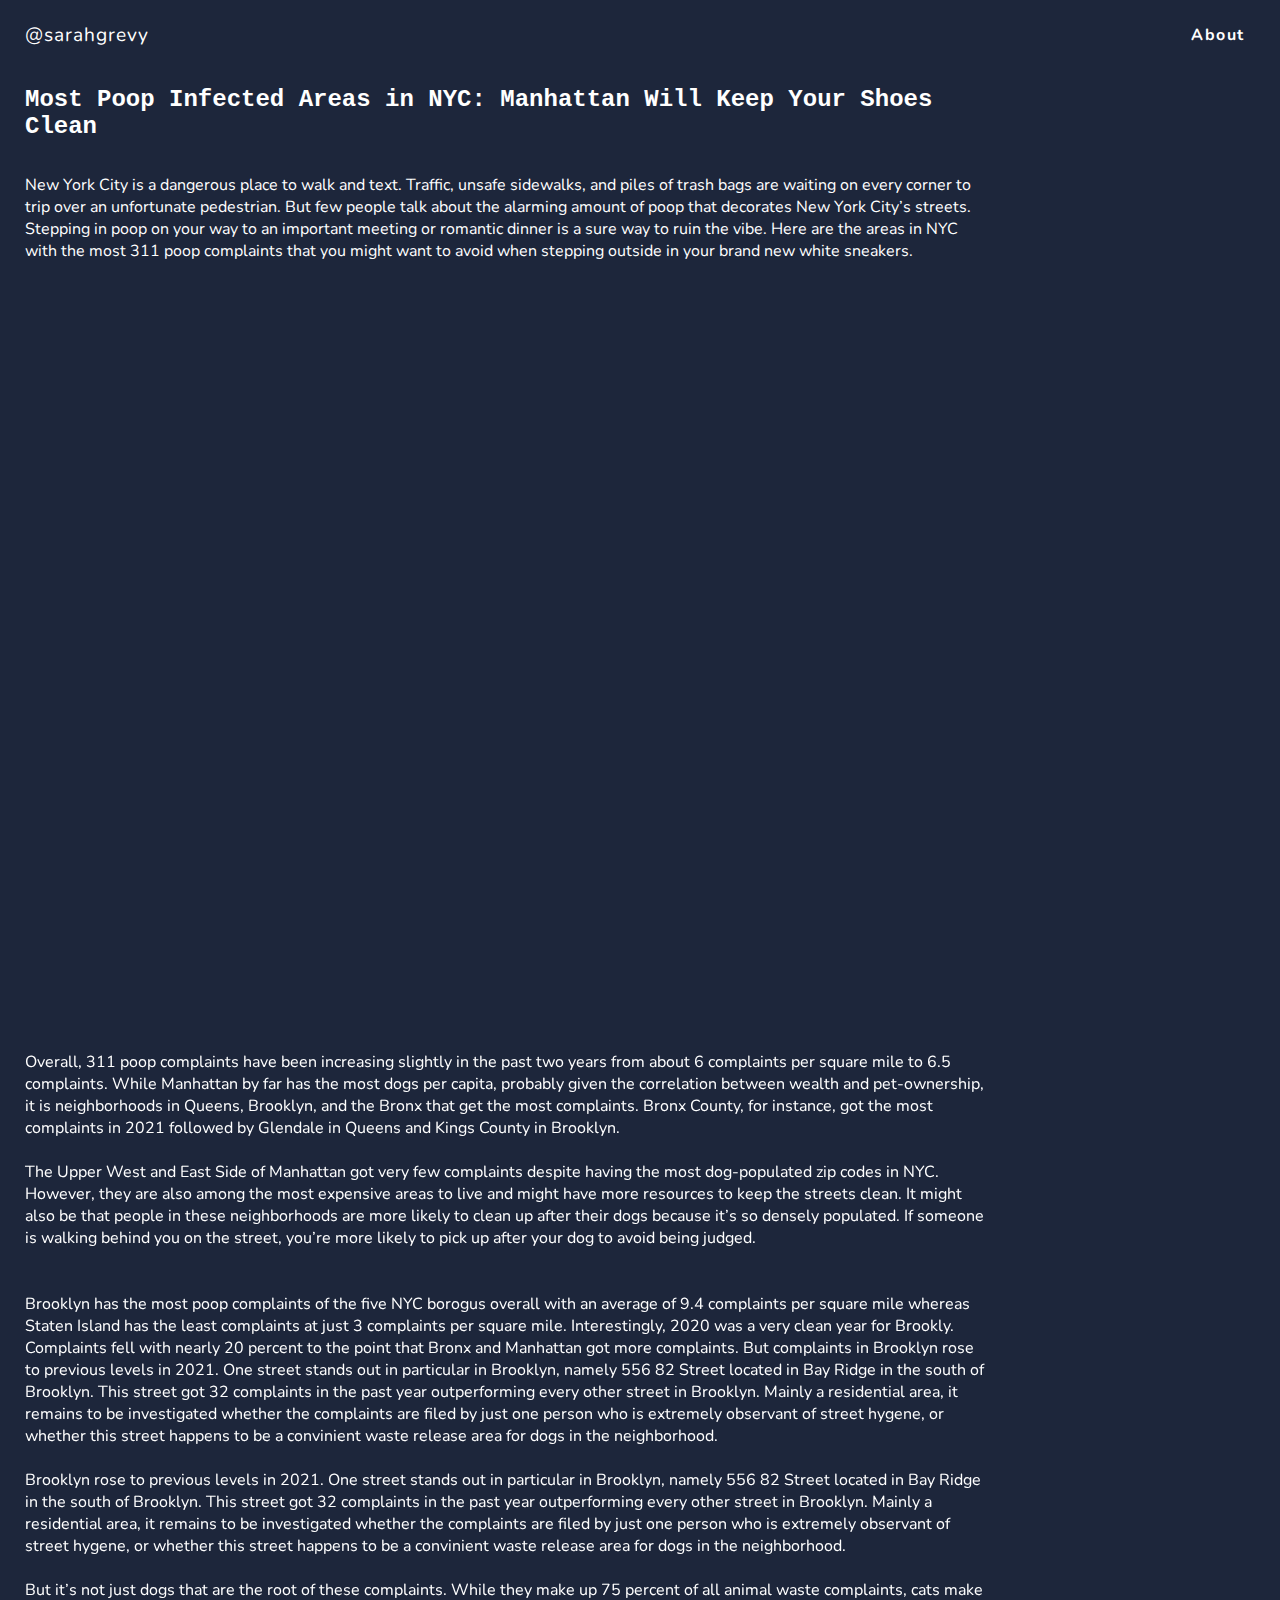
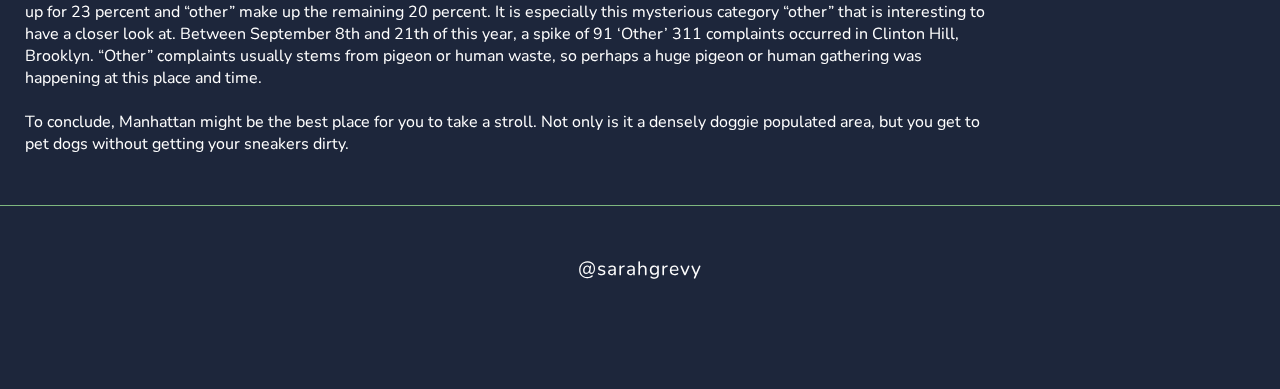
<file: 311-complaints.html>
<!DOCTYPE html>
<html lang="en">

    <head>
        
        <title>Sarah Grevy Gotfredsen Portfolio</title>

        <link rel="icon" type="image/svg+xml" href="favicon.svg" />

        <meta charset="UTF-8">

        <meta property="og:title" content="Sarah Gotfredsen" />
        <meta property="og:type" content="website" />
        <meta property="og:url" content="https://sarahgrevy.github.io/" />
        <meta property="og:description"
            content="Hi! I'm Sarah, an aspirering data journalist and current grad student at Columbia University." />
        <meta property="og:locale" content="en_US" />
        <!--- <meta property="og:image" content="https://sarahgrevy.github.io/img/me-icon-smiling.png" /> -->

        <meta name="twitter:card" content="summary">
        <meta name="twitter:title" content="Sarah Gotfredsen">
        <meta name="twitter:description"
            content="Hi! I'm Sarah, an aspirering data journalist and current grad student at Columbia University.">
        <!---  <meta name="twitter:image" content="https://sarahgrevy.github.io/img/me-icon-smiling.png"> --> 
        <meta name="twitter:site" content="@grevy_sarah">

        <meta name="viewport" content="width=device-width, initial-scale=1.0">
        <meta name="copyright" content="Sarah Grevy
                                        ">
        <meta name="description"
            content=Hi! Im Sarah, an aspirering data journalist and current grad student at Columbia University">
        <meta name="keywords"
            content="Sarah Grevy Gotfredse, data journalism, columbia">
        <meta name="robots" content="noindex, nofollow" />

        <link rel="canonical" href="https://sarahgrevy.github.io/" />

        <link rel="preconnect" href="https://fonts.googleapis.com">
        <link rel="preconnect" href="https://fonts.gstatic.com" crossorigin>
        <link href="https://fonts.googleapis.com/css?family=Nunito" rel="stylesheet">

        <link rel="stylesheet"
            href="https://cdnjs.cloudflare.com/ajax/libs/font-awesome/5.15.3/css/all.min.css"
            integrity="sha512-iBBXm8fW90+nuLcSKlbmrPcLa0OT92xO1BIsZ+ywDWZCvqsWgccV3gFoRBv0z+8dLJgyAHIhR35VZc2oM/gI1w=="
            crossorigin="anonymous" referrerpolicy="no-referrer" />

        <link rel="stylesheet" href="./css/main.css" type="text/css">
        <link rel="stylesheet" href="./css/header.css" type="text/css">
        <link rel="stylesheet" href="./css/home.css" type="text/css">
        <link rel="stylesheet" href="./css/projects.css" type="text/css">
        <link rel="stylesheet" href="./css/footer.css" type="text/css">
    </head>

    <body>
        <header class="header">
            <a href="/" class="header-logo">@sarahgrevy</a>
            <nav class="nav">
                <div class="toggle"><i class="fas fa-bars"></i></div>
                <ul class="nav-menu">
                    <li class="nav-item"><a href="/about">About</a></li>
                  
                </ul>
            </nav>
        </header>
        <br><br>
        <main class="main-container home-section">
            <section id="home">
                <div class="landing-page-details">
                    <h1 class="small-title"> Most Poop Infected Areas in NYC: Manhattan Will Keep Your Shoes Clean </h1>
                    <br>
                    <p>
                        New York City is a dangerous place to walk and text. Traffic, unsafe sidewalks, and piles of trash bags are waiting on every corner to trip over an unfortunate pedestrian. But few people talk about the alarming amount of poop that decorates New York City’s streets. Stepping in poop on your way to an important meeting or romantic dinner is a sure way to ruin the vibe. Here are the areas in NYC with the most 311 poop complaints that you might want to avoid when stepping outside in your brand new white sneakers. 
                    </p><br>
                    <iframe title="Poop Complaints per 10,000 Residents" aria-label="Map" id="datawrapper-chart-wz5UQ" src="https://datawrapper.dwcdn.net/wz5UQ/2/" scrolling="no" frameborder="0" style="width: 0; min-width: 100% !important; border: none;" height="745"></iframe><script type="text/javascript">!function(){"use strict";window.addEventListener("message",(function(e){if(void 0!==e.data["datawrapper-height"]){var t=document.querySelectorAll("iframe");for(var a in e.data["datawrapper-height"])for(var r=0;r<t.length;r++){if(t[r].contentWindow===e.source)t[r].style.height=e.data["datawrapper-height"][a]+"px"}}}))}();
                    </script> <br>
                    <p>
                        Overall, 311 poop complaints have been increasing slightly in the past two years from about 6 complaints per square mile to 6.5 complaints. While Manhattan by far has the most dogs per capita, probably given the correlation between wealth and pet-ownership, it is neighborhoods in Queens, Brooklyn, and the Bronx that get the most complaints. Bronx County, for instance, got the most complaints in 2021 followed by Glendale in Queens and Kings County in Brooklyn. 
                     <p> <br>
                        The Upper West and East Side of Manhattan got very few complaints despite having the most dog-populated zip codes in NYC. However, they are also among the most expensive areas to live and might have more resources to keep the streets clean. It might also be that people in these neighborhoods are more likely to clean up after their dogs because it’s so densely populated. If someone is walking behind you on the street, you’re more likely to pick up after your dog to avoid being judged.                        <br> 
                       <br><div class="flourish-embed flourish-chart" data-src="visualisation/8749193"><script src="https://public.flourish.studio/resources/embed.js"></script></div>                    <br>
                    <P>
                        Brooklyn has the most poop complaints of the five NYC borogus overall with an average of 9.4 complaints per square mile whereas Staten Island has the least complaints at just 3 complaints per square mile. Interestingly, 2020 was a very clean year for Brookly. Complaints fell with nearly 20 percent to the point that Bronx and Manhattan got more complaints. But complaints in Brooklyn rose to previous levels in 2021. One street stands out in particular in Brooklyn, namely 556 82 Street located in Bay Ridge in the south of Brooklyn. This street got 32 complaints in the past year outperforming every other street in Brooklyn. Mainly a residential area, it remains to be investigated whether the complaints are filed by just one person who is extremely observant of street hygene, or whether this street happens to be a convinient waste release area for dogs in the neighborhood.                     <p>
                    <p><br>
                        <p>
                            Brooklyn rose to previous levels in 2021. One street stands out in particular in Brooklyn, namely 556 82 Street located in Bay Ridge in the south of Brooklyn. This street got 32 complaints in the past year outperforming every other street in Brooklyn. Mainly a residential area, it remains to be investigated whether the complaints are filed by just one person who is extremely observant of street hygene, or whether this street happens to be a convinient waste release area for dogs in the neighborhood.                         </p>
                  <br>
                  <p>
                    But it’s not just dogs that are the root of these complaints. While they make up 75 percent of all animal waste complaints, cats make up for 23 percent and “other” make up the remaining 20 percent. It is especially this mysterious category “other” that is interesting to have a closer look at. Between September 8th and 21th of this year, a spike of 91 ‘Other’ 311 complaints occurred in Clinton Hill, Brooklyn. “Other” complaints usually stems from pigeon or human waste, so perhaps a huge pigeon or human gathering was happening at this place and time. 
                  </p><br>
                  <p>
                    To conclude, Manhattan might be the best place for you to take a stroll. Not only is it a densely doggie populated area, but you get to pet dogs without getting your sneakers dirty. 

                  </p>

                </div>
                <div class="art-me">
                  <!--  <img src="./img/me-icon-smiling.png" alt="Me"> -->
                  
                </div>
                <div class="landing-page-socials">
                    <ul>
                        <li class="social-link">
                            <a href="https://www.linkedin.com/in/sarah-grevy-gotfredsen-aa9538174/" aria-label="LinkedIn"
                                target="_blank">
                                <i class="fab fa-linkedin-in"></i>
                            </a>
                        </li>
                        <li class="social-link">
                            <a href="https://github.com/SarahGrevy" aria-label="GitHub"
                                target="_blank">
                                <i class="fab fa-github"></i>
                            </a>
                        </li>
                        <li class="social-link">
                            <a href="https://twitter.com/grevy_sarah" aria-label="Twitter"
                                target="_blank">
                                <i class="fab fa-twitter"></i>
                            </a>
                        </li>
                        
                    </ul>
                </div>
            </section>
  
        </main>

        <footer class="footer-container">
            <div class="footer">
                <div class="footer-column">
                    <a href="/" class="footer-logo">@sarahgrevy</a>
                    <div class="socials">
                        <ul>
                            <li class="social-link">
                                <a href="https://www.linkedin.com/in/sarah-grevy-gotfredsen-aa9538174/"
                                    aria-label="LinkedIn" target="_blank">
                                    <i class="fab fa-linkedin-in"></i>
                                </a>
                            </li>
                            <li class="social-link">
                                <a href="https://github.com/SarahGrevy" aria-label="GitHub"
                                    target="_blank">
                                    <i class="fab fa-github"></i>
                                </a>
                            </li>
                            <li class="social-link">
                                <a href="https://twitter.com/grevy_sarah" aria-label="Twitter"
                                    target="_blank">
                                    <i class="fab fa-twitter"></i>
                                </a>
                            </li>
                         
                                </a>
                            </li>
                        </ul>
                    </div>
                 
                </div>

            </div>
        </footer>

        <script src="./js/main.js"></script>
    </body>

</html>
</file>
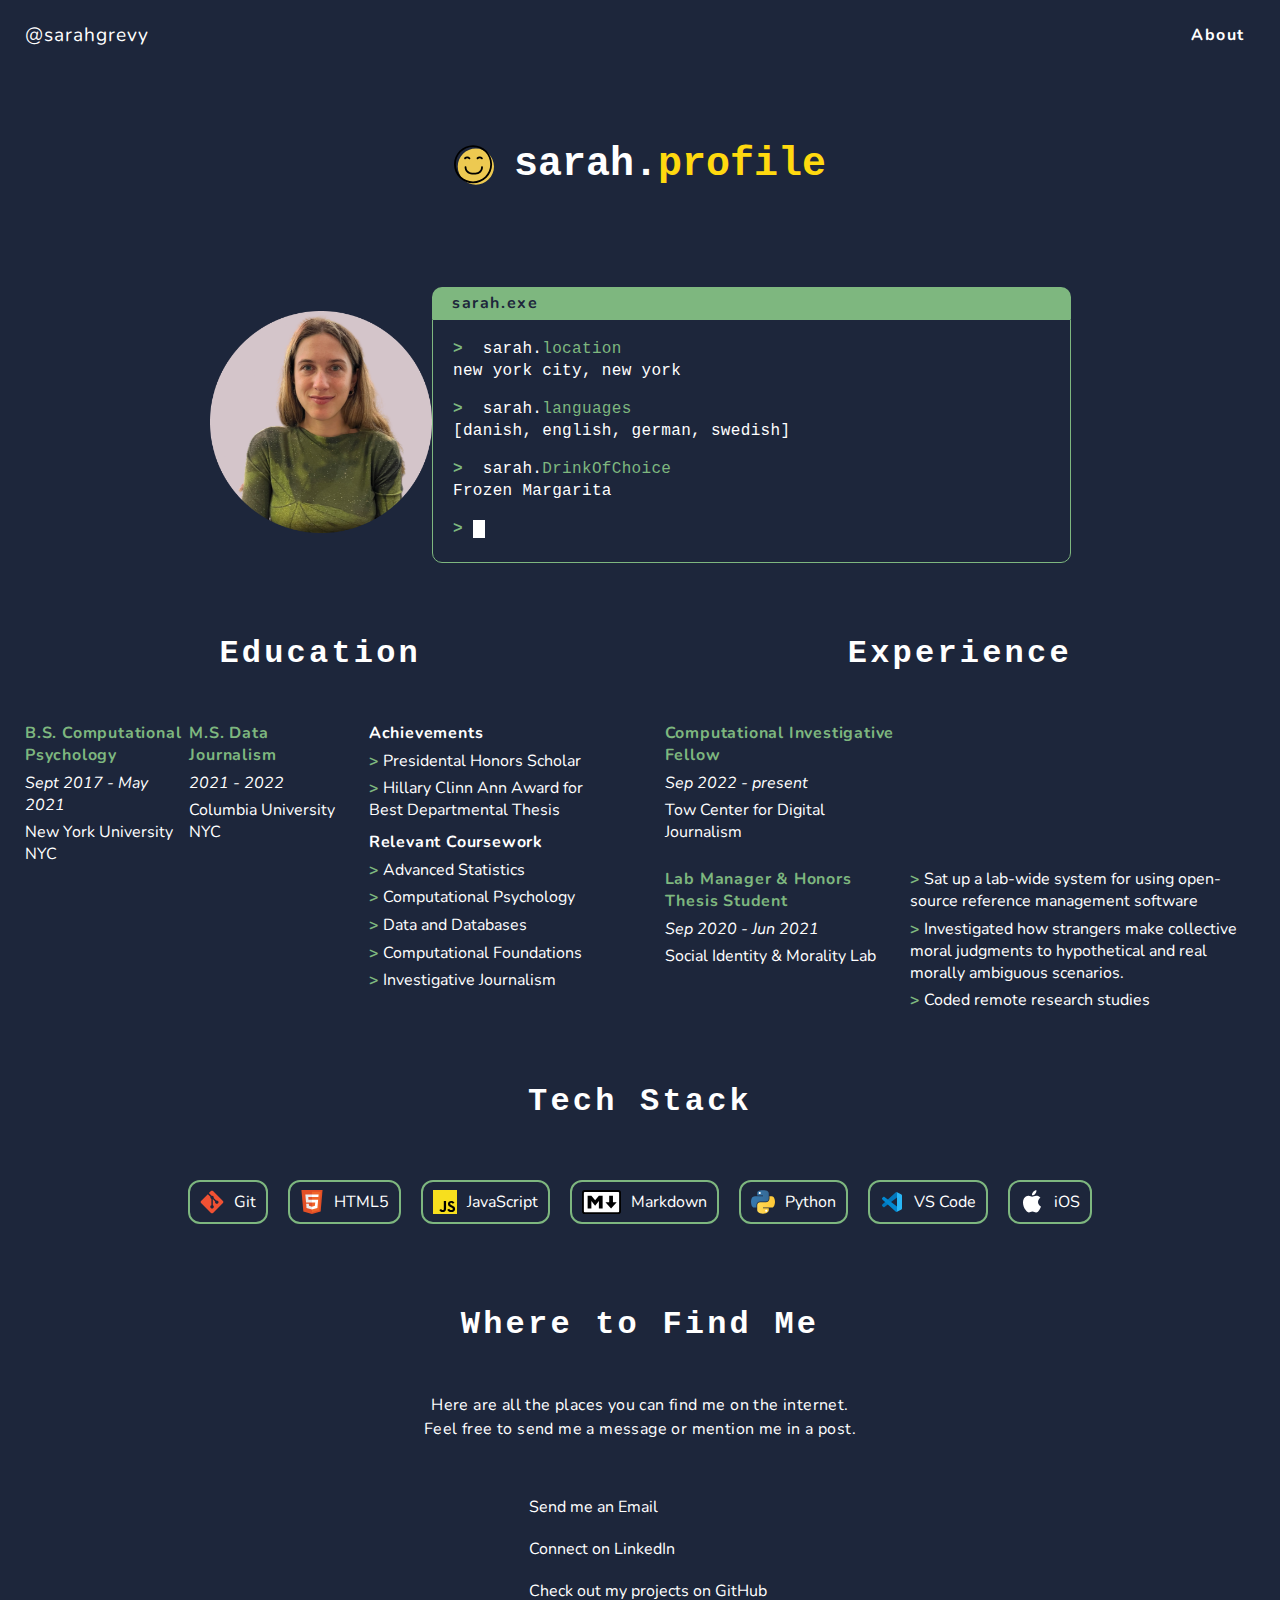
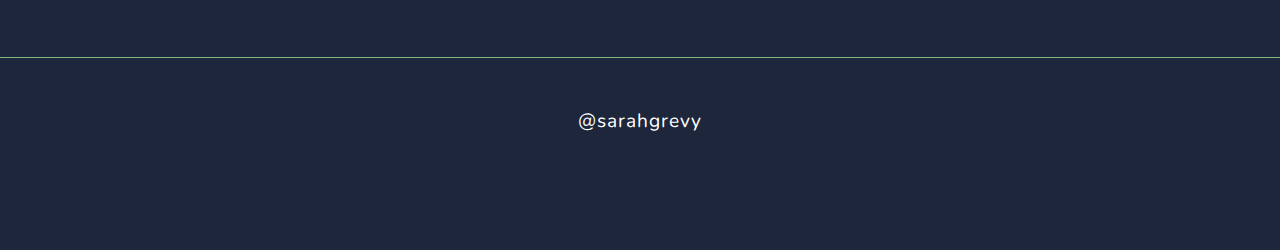
<file: about.html>
<!DOCTYPE html>
<html lang="en">

    <head>
        <title>About Me ~ Sarah Grevy</title>

        <link rel="icon" type="image/svg+xml" href="favicon.svg" />

        <meta charset="UTF-8">

        <meta property="og:title" content="About Me ~ Sarah Grevy Gotfredsen" />
        <meta property="og:type" content="website" />
        <meta property="og:url" content="https://sarahgrevy.github.io/about" />
        <meta property="og:description"
            content="Hi, I'm Sarah. I'm terrified to enter the job market." />
        <meta property="og:locale" content="en_US" />
        <meta property="og:image" content="https://anniew.xyz/img/me-icon-smiling.png" />

        <meta name="twitter:card" content="summary">
        <meta name="twitter:title" content="About Me ~ Sarah Grevy">
        <meta name="twitter:description"
            content="Hi, I'm Sarah. I'm terrified to enter the job market.">
        <meta name="twitter:image" content="https://anniew.xyz/img/me-icon-smiling.png">
        <meta name="twitter:site" content="@asarahgrevy">

        <meta name="viewport" content="width=device-width, initial-scale=1.0">
       
        <meta name="description"
            >
        <meta name="keywords"
            content="Sarah Grevy Gotfredsen, Columbia University, data analysis, coding, NYU">
        <meta name="robots" content="noindex, nofollow" />

        <link rel="canonical" href="https://anniew.xyz/about" />

        <link rel="preconnect" href="https://fonts.googleapis.com">
        <link rel="preconnect" href="https://fonts.gstatic.com" crossorigin>
        <link href="https://fonts.googleapis.com/css?family=Nunito" rel="stylesheet">

        <link rel="stylesheet"
            href="https://cdnjs.cloudflare.com/ajax/libs/font-awesome/5.15.3/css/all.min.css"
            integrity="sha512-iBBXm8fW90+nuLcSKlbmrPcLa0OT92xO1BIsZ+ywDWZCvqsWgccV3gFoRBv0z+8dLJgyAHIhR35VZc2oM/gI1w=="
            crossorigin="anonymous" referrerpolicy="no-referrer" />

        <link rel="stylesheet" href="./css/main.css" type="text/css">
        <link rel="stylesheet" href="./css/header.css" type="text/css">
        <link rel="stylesheet" href="./css/about.css" type="text/css">
        <link rel="stylesheet" href="./css/footer.css" type="text/css">
    </head>

    <body>
        <header class="header">
            <a href="/" class="header-logo">@sarahgrevy</a>
            <nav class="nav">
                <div class="toggle"><i class="fas fa-bars"></i></div>
                <ul class="nav-menu">
                    <li class="nav-item"><a href="/about">About</a></li>
   
                </ul>
            </nav>
        </header>

        <main class="main-container about-section">
            <section id="profile">
                <div class="page-title">
                    <img src="./img/smile.svg" alt="Smile Icon">
                    <h2>sarah.<span class="pink">profile</span></h2>
                </div>
                <p class="section-description">
              
                </p>
                <div class="profile-container">
                    <div class="me-icon-container">
                        <img class="me-icon" src="./img/sarah.png"
                            alt="me"
                            title="me."
                            width=50%>
                        <br> <div></div>
                    </div>
                    <div> </div>
                    <div class="terminal-container">
                        <div class="terminal-header">
                            <div id="terminal-title">sarah.exe</div>
                            <div class="right-side-buttons">
                                <i class="fas fa-window-minimize"></i>
                                <i class="fas fa-window-restore"></i>
                                <i class="fas fa-window-close"></i>
                            </div>
                        </div>
                        <div class="terminal-window">
                            <div class="statement">
                                <p class="input">
                                    sarah.<span class="green">location</span>
                                </p>
                                <p class="return">
                                    new york city, new york 
                                </p>
                            </div>
                            <!-- <div class="statement">
                                <p class="input">
                                    annie.<span class="green">resume</span>
                                </p>
                                <p class="return">
                                    <a href="/anniewu-resume.pdf" class="hyperlink">anniewu.pdf</a>
                                </p>
                            </div> -->
                            <div class="statement">
                                <p class="input">
                                    sarah.<span class="green">languages</span>
                                </p>
                                <p class="return">
                                    [danish, english, german, swedish]
                                </p>
                            </div>
                            <div class="statement">
                                <p class="input">
                                    sarah.<span class="green">DrinkOfChoice</span>
                                </p>
                                <p class="return">
                                    <a target="_blank"
                                   
                                        class="return">Frozen Margarita</a>
                                </p>
                            </div>
                            <div class="statement">
                                <p class="input bottom"><span></span></p>
                            </div>
                        </div>
                    </div>
                </div>
            </section>
            
        
                
            <section id="education-experience">
                <div id="education" class="education-experience-container">
                    <h3>Education</h3>
                    <div class="education-experience-card">
                        <div class="card-info">
                            <h4 class="green">B.S. Computational Psychology</h4>
                            <p class="date">Sept 2017 - May 2021</p>
                            <p>New York University<br>
                                NYC</p>
                        </div>
                        
                        <div class="card-info">
                            <h4 class="green">M.S. Data Journalism</h4>
                            <p class="date">2021 - 2022 </p>
                            <p>Columbia University<br>
                                NYC</p>
                        </div>
                        
                        
                        <div class="card-description">
                            <h5>Achievements</h5>
                            <p>Presidental Honors Scholar</p>
                            <p>Hillary Clinn Ann Award for Best Departmental Thesis</p>

                            <h5>Relevant Coursework</h5>
                            <p>Advanced Statistics</p>
                            <p>Computational Psychology</p>
                            <p>Data and Databases</p>
                            <p>Computational Foundations</p>
                            <p>Investigative Journalism</p>
                         
                        </div>
                    </div>
                </div>
                
                 <div id="experience" class="education-experience-container">
                    <h3>Experience</h3>
                    <div class="education-experience-card">
                        <div class="card-info">
                            <h4 class="green">Computational Investigative Fellow</h4>
                            <p class="date">Sep 2022 - present </p>
                            <p><a href="https://towcenter.columbia.edu/">Tow Center for Digital Journalism</a><br>
                                </p>
                        </div>
                        
                    </div>
                    <div class="education-experience-card">
                        <div class="card-info">
                            <h4 class="green">Lab Manager & Honors Thesis Student</h4>
                            <p class="date">Sep 2020 - Jun 2021</p>
                            <p><a href="https://www.jayvanbavel.com/lab">Social Identity & Morality Lab</a><br>
                                </p>
                        </div>
                        <div class="card-description">
                            <p>Sat up a lab-wide system for using open-source reference management software</p>
                            <p>Investigated how strangers make collective moral judgments to hypothetical and real morally ambiguous scenarios.</p>
                            <p>Coded remote research studies</p>
                            
                        </div>
                     
                        
                    </div>
                        
                        
                     
                        
                      
                    </div>
                
                     
                     
<!--                 <div id="experience" class="education-experience-container">
                    <h3>Experience</h3>
                    <div class="education-experience-card">
                        <div class="card-info">
                            <h4 class="green">Client Support Specialist</h4>
                            <p class="date">Sept 2021 - Present</p>
                            <p><a href="https://get.popmenu.com/">Popmenu</a><br>
                                Remote</p>
                        </div>
                        <div class="card-description">
                            <p><em>to be updated*</em></p>
                        </div>
                    </div>
                    <div class="education-experience-card">
                        <div class="card-info">
                            <h4 class="green">Independent Computer Technician</h4>
                            <p class="date">Jan 2018 - Present</p>
                            <p>Freelance<br>
                                Remote</p>
                        </div>
                        <div class="card-description">
                            <p>Install, test, repair, and troubleshoot mobile devices, computer
                                systems, and related peripheral devices.</p>
                            <p>Assemble, maintain, and repair custom PCs, install and repair
                                Windows OS, configure BIOS and UEFI.</p>
                            <p>Provide technical assistance for clients on assembly and initial
                                setup of their PCs.</p>
                            <p>Recommend PC hardware and peripheral purchases to best serve
                                client’s needs and budget.</p>
                        </div>
                    </div>
                    <div class="education-experience-card">
                        <div class="card-info">
                            <h4 class="green">Insurance Assistant</h4>
                            <p class="date">Apr 2019 - Apr 2020</p>
                            <p>Smart Financial & Insurance Services<br>
                                Rosemead, CA</p>
                        </div>
                        <div class="card-description">
                            <p>Efficiently ensured accuracy and timely issuance of client
                                documentation including certificates of insurance, additional
                                policy information, and invoices.</p>
                            <p>Oversaw incoming calls, assisted customers with inquiries, and
                                passed messages to appropriate personnel.</p>
                            <p>Responded efficiently to internal and external requests for
                                information and prepared documents, policy information, and
                                relevant files for additional handling by other associates.</p>
                            <p>Assisted associates with supporting paperwork, digital and hard
                                copy filing, and data entry as required.</p>
                        </div>
                    </div>
                </div> -->
            </section>
           <section id="tech-stack">
                <h3>Tech Stack</h3>
                <div class="tech-stack-container">
                    <div class="skill">
                        <img src="./img/git.svg" alt="Git Icon"><span>Git</span>
                    </div>
                    <div class="skill">
                        <img src="./img/html5.svg" alt="HTML5 Icon"><span>HTML5</span>
                    </div>
                   
                    <div class="skill">
                        <img src="./img/javascript.svg" alt="JavaScript Icon">
                        <span>JavaScript</span>
                    </div>
                    
                    <div class="skill">
                        <img src="./img/markdown.svg" alt="Markdown Icon"><span>Markdown</span>
                    </div>
                    
                    <div class="skill">
                        <img src="./img/python.svg" alt="Python Icon"><span>Python</span>
                    </div>
                  
                  
                 
                    <div class="skill">
                        <img src="./img/vscode.svg" alt="VS Code Icon"><span>VS Code</span>
                    </div>
                    
                   
                    <div class="skill">
                        <img src="./img/ios.svg" alt="iOS Icon"><span>iOS</span>
                    </div>
                  
                </div>
            </section>
            <section id="all-social-media">
                <h3>Where to Find Me</h3>
                <p class="section-description">
                    Here are all the places you can find me on the
                    internet.<br>
                    Feel free to send me a message or mention me in a post.
                </p>
                <div class="social-media-list">
                    <a href="mailto:sgg2140@columbia.edu" class="social-media-item">
                        <i class="fas fa-envelope"></i>
                        Send me an Email
                    </a>
                    <a href="https://www.linkedin.com/in/sarah-grevy-gotfredsen-aa9538174/" class="social-media-item">
                        <i class="fab fa-linkedin-in"></i>
                        Connect on LinkedIn
                    </a>
                    <a href="https://github.com/SarahGrevy" class="social-media-item">
                        <i class="fab fa-github"></i>
                        Check out my projects on GitHub
                    </a>
                 
              
                </div>
            </section>
        </main>

        <footer class="footer-container">
            <div class="footer">
                <div class="footer-column">
                    <a href="/" class="footer-logo">@sarahgrevy</a>
                    <div class="socials">
                        <ul>
                            <li class="social-link">
                                <a href="https://www.linkedin.com/in/sarah-grevy-gotfredsen-aa9538174/"
                                    aria-label="LinkedIn" target="_blank">
                                    <i class="fab fa-linkedin-in"></i>
                                </a>
                            </li>
                            <li class="social-link">
                                <a href="https://github.com/SarahGrevy" aria-label="GitHub"
                                    target="_blank">
                                    <i class="fab fa-github"></i>
                                </a>
                            </li>
                            <li class="social-link">
                                <a href="https://twitter.com/grevy_sarah" aria-label="Twitter"
                                    target="_blank">
                                    <i class="fab fa-twitter"></i>
                                </a>
                            </li>
                            

                        </ul>
                    </div>
                </div>
                 <!-- 
                <div class="footer-column">
                    <a href="/about" class="footer-button">
                        <img src="./img/smile.svg" alt="Smile Icon">
                        About
                    </a>
                    <a href="/projects" class="footer-button">
                        <img src="./img/coding.svg" alt="Code Icon">
                        Projects
                    </a>
                    <a href="/photos" class="footer-button">
                        <img src="./img/camera.svg" alt="Camera Icon">
                        Photos
                    </a>
                </div>
               <div class="footer-column">
                    <a href="https://anniedotexe.notion.site/2f89ab02918142e885a684db6e8d6c53?v=e84b8638720749c9a11741c6790c7022"
                        class="footer-button">
                        <img src="./img/blog.svg" alt="Blog Icon">
                        Thoughts
                    </a>
                    <a href="/anniewu-resume.pdf" class="footer-button">
                        <img src="./img/resume.svg" alt="Resume Icon">
                        Resume
                    </a>
                    <a href="mailto:anniewu2303@gmail.com" class="footer-button">
                        <img src="./img/email.svg" alt="Email Icon">
                        Contact
                    </a>
                </div> 
                <div class="footer-column">
                    <a href="https://anniedotexe.notion.site/uses-27a07012b8e84144af2e4226721c8ce8"
                        class="footer-button">
                        <img src="./img/uses.svg" alt="Lightning Icon">
                        Uses
                    </a>
                    <a href="https://www.polywork.com/anniedotexe" class="footer-button">
                        <img src="./img/polywork.svg" alt="PolyWork Icon">
                        Updates
                    </a>
                    <a href="mailto:anniewu2303@gmail.com" class="footer-button">
                        <img src="./img/email.svg" alt="Email Icon">
                        Contact
                    </a>
                </div> -->
            </div>
        </footer>

        <script src="./js/main.js"></script>
    </body>

</html>
</file>
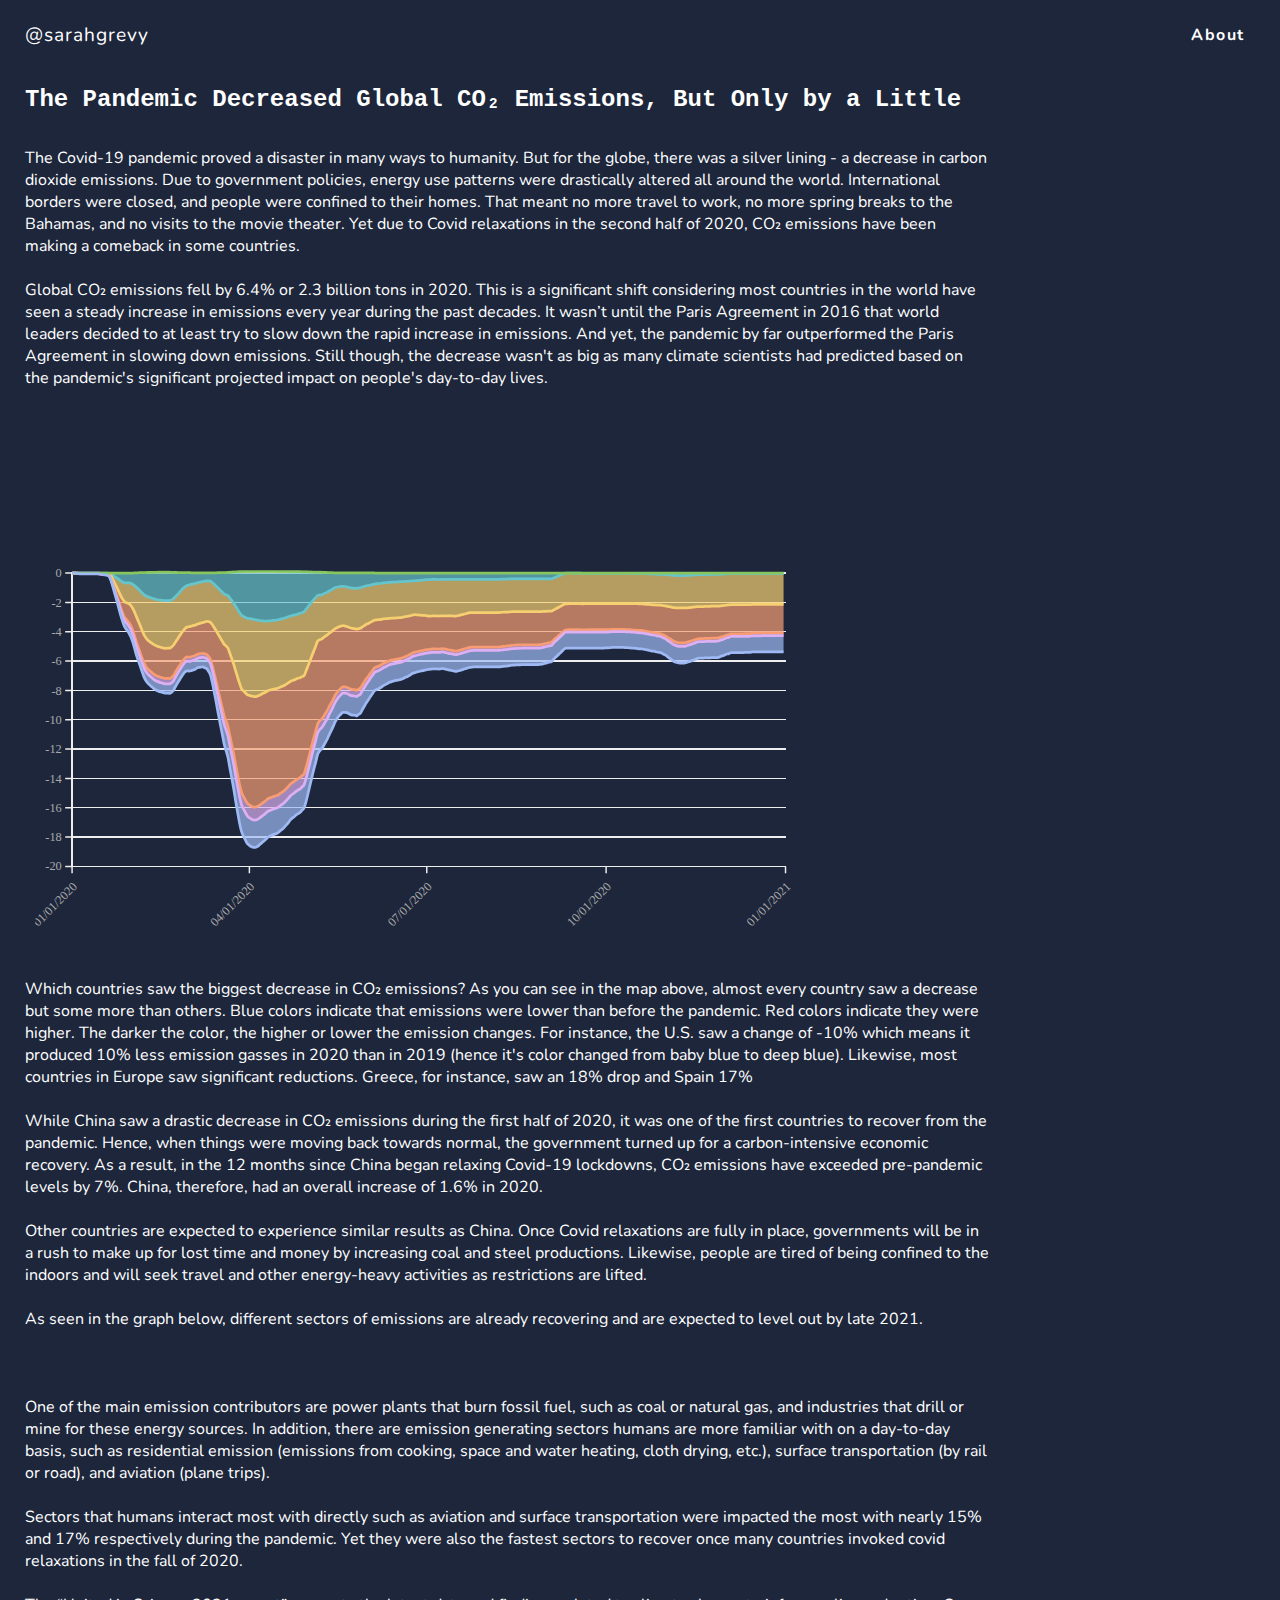
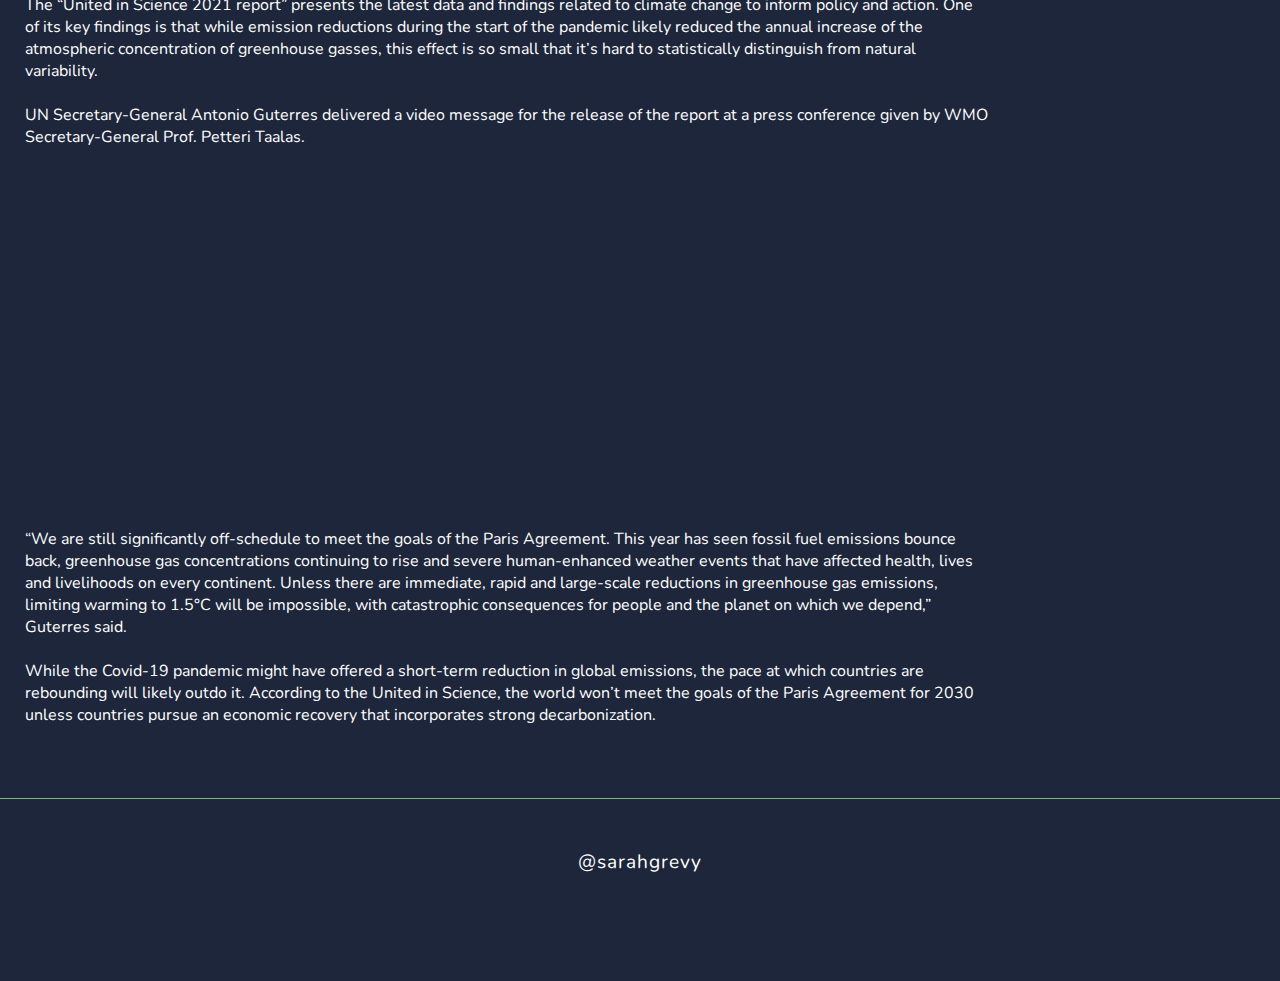
<file: co2-emission.html>
<!DOCTYPE html>
<html lang="en">

    <head>
        
        <title>Sarah Grevy Gotfredsen Portfolio</title>

        <link rel="icon" type="image/svg+xml" href="favicon.svg" />

        <meta charset="UTF-8">

        <meta property="og:title" content="Sarah Gotfredsen" />
        <meta property="og:type" content="website" />
        <meta property="og:url" content="https://sarahgrevy.github.io/" />
        <meta property="og:description"
            content="Hi! I'm Sarah, an aspirering data journalist and current grad student at Columbia University." />
        <meta property="og:locale" content="en_US" />
        <!--- <meta property="og:image" content="https://sarahgrevy.github.io/img/me-icon-smiling.png" /> -->

        <meta name="twitter:card" content="summary">
        <meta name="twitter:title" content="Sarah Gotfredsen">
        <meta name="twitter:description"
            content="Hi! I'm Sarah, an aspirering data journalist and current grad student at Columbia University.">
        <!---  <meta name="twitter:image" content="https://sarahgrevy.github.io/img/me-icon-smiling.png"> --> 
        <meta name="twitter:site" content="@grevy_sarah">

        <meta name="viewport" content="width=device-width, initial-scale=1.0">
        <meta name="copyright" content="Sarah Grevy
                                        ">
        <meta name="description"
            content=Hi! Im Sarah, an aspirering data journalist and current grad student at Columbia University">
        <meta name="keywords"
            content="Sarah Grevy Gotfredse, data journalism, columbia">
        <meta name="robots" content="noindex, nofollow" />

        <link rel="canonical" href="https://sarahgrevy.github.io/" />

        <link rel="preconnect" href="https://fonts.googleapis.com">
        <link rel="preconnect" href="https://fonts.gstatic.com" crossorigin>
        <link href="https://fonts.googleapis.com/css?family=Nunito" rel="stylesheet">

        <link rel="stylesheet"
            href="https://cdnjs.cloudflare.com/ajax/libs/font-awesome/5.15.3/css/all.min.css"
            integrity="sha512-iBBXm8fW90+nuLcSKlbmrPcLa0OT92xO1BIsZ+ywDWZCvqsWgccV3gFoRBv0z+8dLJgyAHIhR35VZc2oM/gI1w=="
            crossorigin="anonymous" referrerpolicy="no-referrer" />

        <link rel="stylesheet" href="./css/main.css" type="text/css">
        <link rel="stylesheet" href="./css/header.css" type="text/css">
        <link rel="stylesheet" href="./css/home.css" type="text/css">
        <link rel="stylesheet" href="./css/projects.css" type="text/css">
        <link rel="stylesheet" href="./css/footer.css" type="text/css">
    </head>

    <body>
        <header class="header">
            <a href="/" class="header-logo">@sarahgrevy</a>
            <nav class="nav">
                <div class="toggle"><i class="fas fa-bars"></i></div>
                <ul class="nav-menu">
                    <li class="nav-item"><a href="/about">About</a></li>
                  
                </ul>
            </nav>
        </header>
        <br><br>
        <main class="main-container home-section">
            <section id="home">
                <div class="landing-page-details">
                    <h1 class="small-title"> The Pandemic Decreased Global CO₂ Emissions, But Only by a Little</h1>
                    <br>
                    
                    <p>
                        The Covid-19 pandemic proved a disaster in many ways to humanity. But for the globe, there was a silver lining -  a decrease in carbon dioxide emissions. Due to government policies, energy use patterns were drastically altered all around the world. International borders were closed, and people were confined to their homes. That meant no more travel to work, no more spring breaks to the Bahamas, and no visits to the movie theater. Yet due to Covid relaxations in the second half of 2020, CO₂ emissions have been making a comeback in some countries.                    </p>
                     <br>
                     <p>
                        Global CO₂ emissions fell by 6.4% or 2.3 billion tons in 2020. This is a significant shift considering most countries in the world have seen a steady increase in emissions every year during the past decades. It wasn’t until the Paris Agreement in 2016 that world leaders decided to at least try to slow down the rapid increase in emissions. And yet, the pandemic by far outperformed the Paris Agreement in slowing down emissions. Still though, the decrease wasn't as big as many climate scientists had predicted based on the pandemic's significant projected impact on people's day-to-day lives.                     </p>
                    <br> <div class="flourish-embed flourish-map" data-src="visualisation/8729423"><script src="https://public.flourish.studio/resources/embed.js"></script></div>     
                    <img alt = "Graph showing that the E, A and R are the most frequently used letters in Wordle" src="./img/co2.svg" width=80%, height=80%, class =graph><br>

                    <br>
                    <P>
                        Which countries saw the biggest decrease in CO₂ emissions? As you can see in the map above, almost every country saw a decrease but some more than others. Blue colors indicate that emissions were lower than before the pandemic. Red colors indicate they were higher. The darker the color, the higher or lower the emission changes. For instance, the U.S. saw a change of -10% which means it produced 10% less emission gasses in 2020 than in 2019 (hence it's color changed from baby blue to deep blue). Likewise, most countries in Europe saw significant reductions. Greece, for instance, saw an 18% drop and Spain 17%                    </P>
                    <br>
                    <p>
                        While China saw a drastic decrease in CO₂ emissions during the first half of 2020, it was one of the first countries to recover from the pandemic. Hence, when things were moving back towards normal, the government turned up for a carbon-intensive economic recovery. As a result, in the 12 months since China began relaxing Covid-19 lockdowns, CO₂ emissions have exceeded pre-pandemic levels by 7%. China, therefore, had an overall increase of 1.6% in 2020.                    </p>
                    <br>
                    <p>
                        Other countries are expected to experience similar results as China. Once Covid relaxations are fully in place, governments will be in a rush to make up for lost time and money by increasing coal and steel productions. Likewise, people are tired of being confined to the indoors and will seek travel and other energy-heavy activities as restrictions are lifted.                    </p>
                    <br>
                    <p>
                        As seen in the graph below, different sectors of emissions are already recovering and are expected to level out by late 2021. 
                    </p><br>
                    <div class="flourish-embed flourish-chart" data-src="visualisation/8744318"><script src="https://public.flourish.studio/resources/embed.js"></script></div>
                    <br><br>
                    <p>
                        One of the main emission contributors are power plants that burn fossil fuel, such as coal or natural gas, and industries that drill or mine for these energy sources. In addition, there are emission generating sectors humans are more familiar with on a day-to-day basis, such as residential emission (emissions from cooking, space and water heating, cloth drying, etc.), surface transportation (by rail or road), and aviation (plane trips).
                    </p>
                    <p> <br>
                        Sectors that humans interact most with directly such as aviation and surface transportation were impacted the most with nearly 15% and 17% respectively during the pandemic. Yet they were also the fastest sectors to recover once many countries invoked covid relaxations in the fall of 2020.                    </p>
                    <br>
                    <p>
                        The “United in Science 2021 report” presents the latest data and findings related to climate change to inform policy and action. One of its key findings is that while emission reductions during the start of the pandemic likely reduced the annual increase of the atmospheric concentration of greenhouse gasses, this effect is so small that it’s hard to statistically distinguish from natural variability.                    </p>
                    <br> 
                    <P>
                        UN Secretary-General Antonio Guterres delivered a video message for the release of the report at a press conference given by WMO Secretary-General Prof. Petteri Taalas.

                    </P>
            
                  <br>
                  <iframe width="597" height="336" src="https://www.youtube.com/embed/Eli0crdZUxg" title="YouTube video player" frameborder="0" allow="accelerometer; autoplay; clipboard-write; encrypted-media; gyroscope; picture-in-picture" class="center" allowfullscreen> </iframe>

                  <br>
                  <p>
                    “We are still significantly off-schedule to meet the goals of the Paris Agreement. This year has seen fossil fuel emissions bounce back, greenhouse gas concentrations continuing to rise and severe human-enhanced weather events that have affected health, lives and livelihoods on every continent. Unless there are immediate, rapid and large-scale reductions in greenhouse gas emissions, limiting warming to 1.5°C will be impossible, with catastrophic consequences for people and the planet on which we depend,” Guterres said.                  </p><br>
                  <p>

                    While the Covid-19 pandemic might have offered a short-term reduction in global emissions, the pace at which countries are rebounding will likely outdo it. According to the United in Science, the world won’t meet the goals of the Paris Agreement for 2030 unless countries pursue an economic recovery that incorporates strong decarbonization.
                </p>
                  <br>

                </div>
                <div class="art-me">
                  <!--  <img src="./img/me-icon-smiling.png" alt="Me"> -->
                  
                </div>
                <div class="landing-page-socials">
                    <ul>
                        <li class="social-link">
                            <a href="https://www.linkedin.com/in/sarah-grevy-gotfredsen-aa9538174/" aria-label="LinkedIn"
                                target="_blank">
                                <i class="fab fa-linkedin-in"></i>
                            </a>
                        </li>
                        <li class="social-link">
                            <a href="https://github.com/SarahGrevy" aria-label="GitHub"
                                target="_blank">
                                <i class="fab fa-github"></i>
                            </a>
                        </li>
                        <li class="social-link">
                            <a href="https://twitter.com/grevy_sarah" aria-label="Twitter"
                                target="_blank">
                                <i class="fab fa-twitter"></i>
                            </a>
                        </li>
                        
                    </ul>
                </div>
            </section>
  
        </main>

        <footer class="footer-container">
            <div class="footer">
                <div class="footer-column">
                    <a href="/" class="footer-logo">@sarahgrevy</a>
                    <div class="socials">
                        <ul>
                            <li class="social-link">
                                <a href="https://www.linkedin.com/in/sarah-grevy-gotfredsen-aa9538174/"
                                    aria-label="LinkedIn" target="_blank">
                                    <i class="fab fa-linkedin-in"></i>
                                </a>
                            </li>
                            <li class="social-link">
                                <a href="https://github.com/SarahGrevy" aria-label="GitHub"
                                    target="_blank">
                                    <i class="fab fa-github"></i>
                                </a>
                            </li>
                            <li class="social-link">
                                <a href="https://twitter.com/grevy_sarah" aria-label="Twitter"
                                    target="_blank">
                                    <i class="fab fa-twitter"></i>
                                </a>
                            </li>
                         
                                </a>
                            </li>
                        </ul>
                    </div>
                 
                </div>

            </div>
        </footer>

        <script src="./js/main.js"></script>
    </body>

</html>
</file>
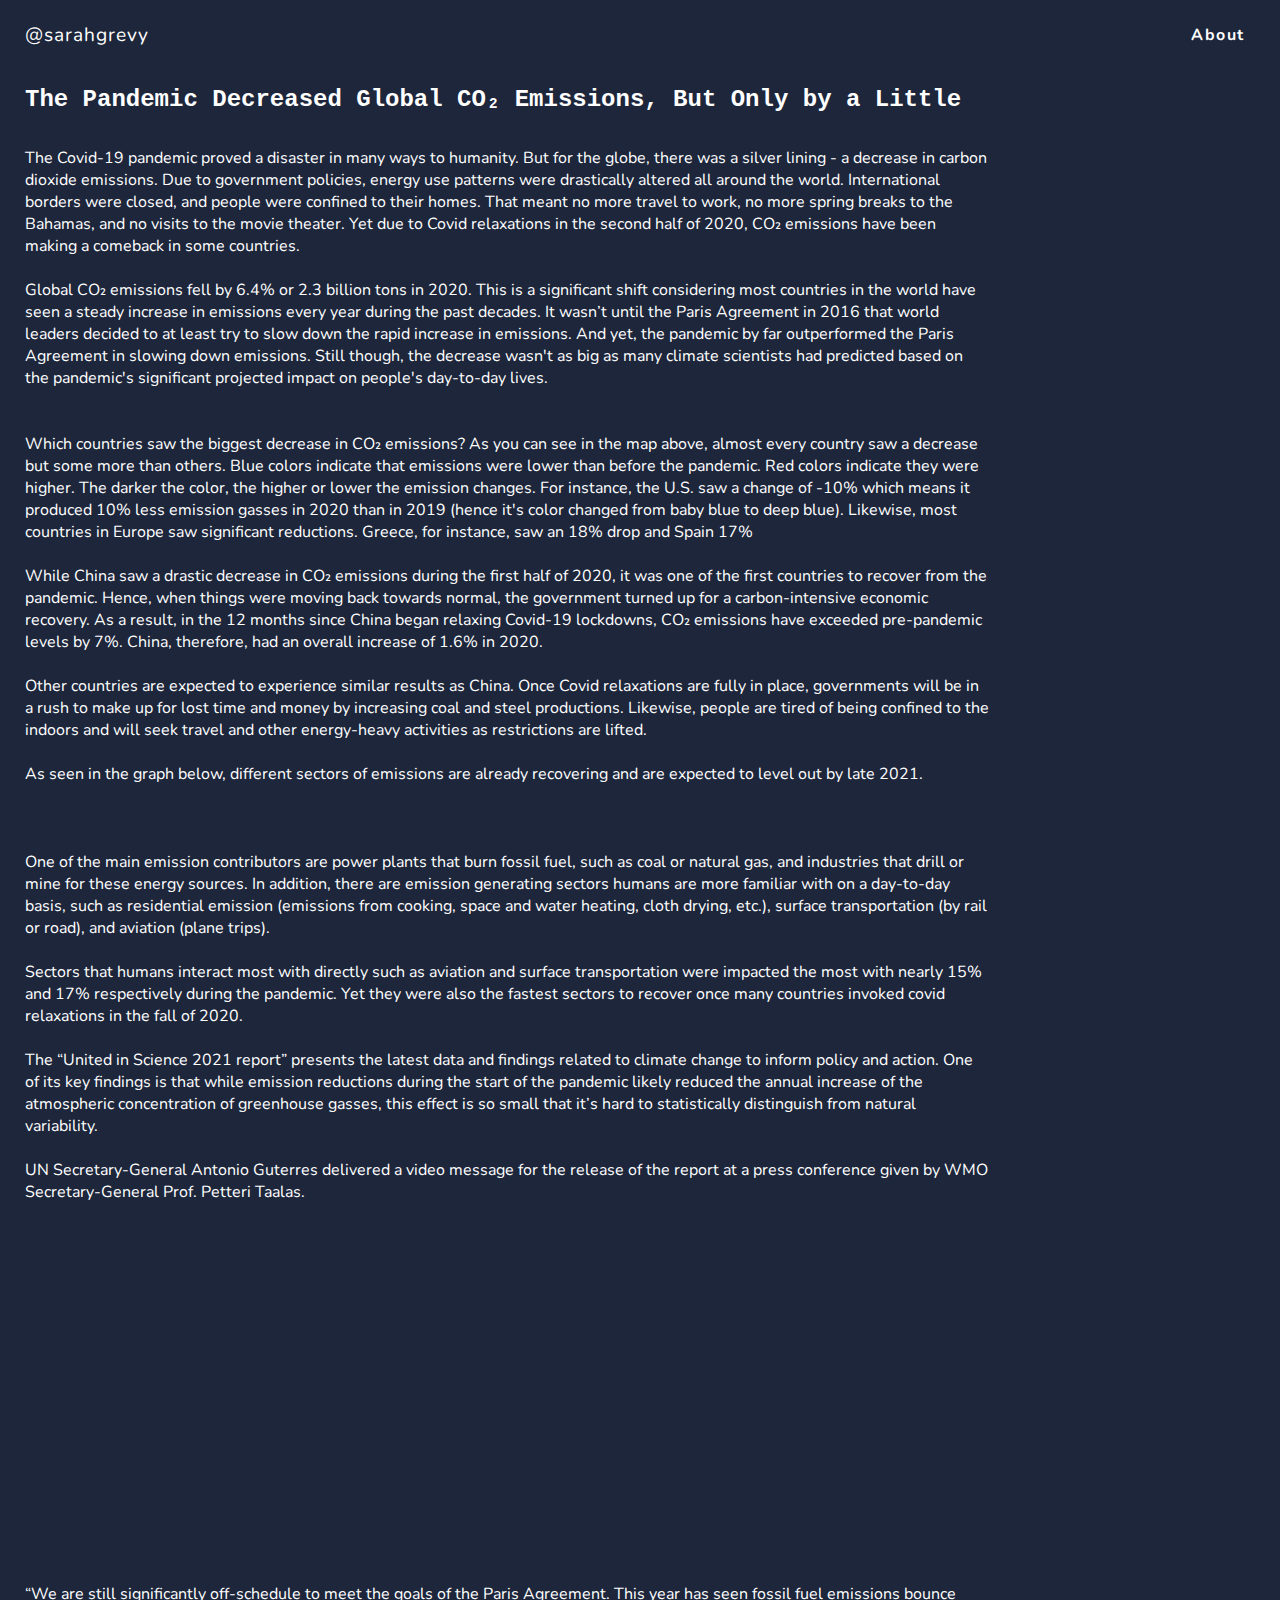
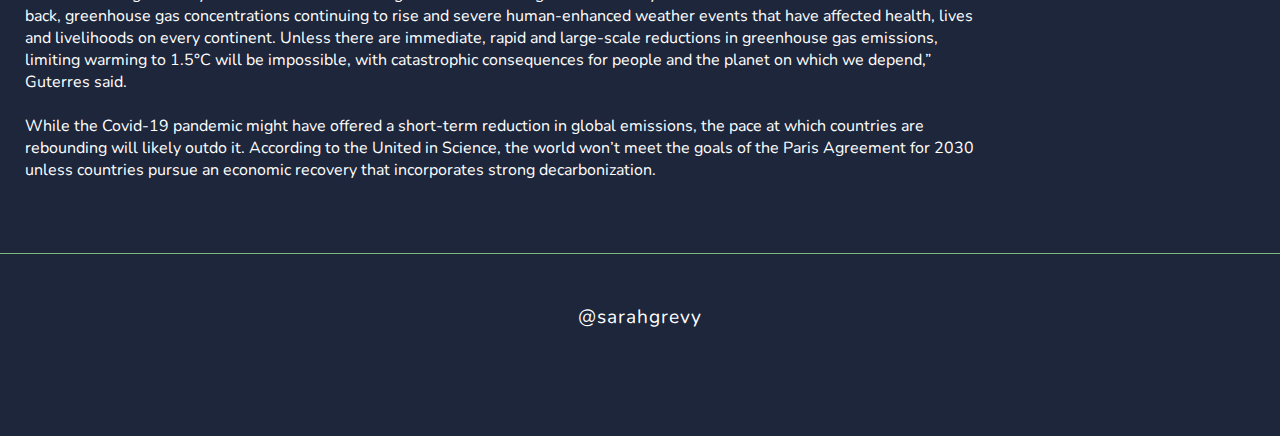
<file: co2_emission.html>
<!DOCTYPE html>
<html lang="en">

    <head>
        
        <title>Sarah Grevy Gotfredsen Portfolio</title>

        <link rel="icon" type="image/svg+xml" href="favicon.svg" />

        <meta charset="UTF-8">

        <meta property="og:title" content="Sarah Gotfredsen" />
        <meta property="og:type" content="website" />
        <meta property="og:url" content="https://sarahgrevy.github.io/" />
        <meta property="og:description"
            content="Hi! I'm Sarah, an aspirering data journalist and current grad student at Columbia University." />
        <meta property="og:locale" content="en_US" />
        <!--- <meta property="og:image" content="https://sarahgrevy.github.io/img/me-icon-smiling.png" /> -->

        <meta name="twitter:card" content="summary">
        <meta name="twitter:title" content="Sarah Gotfredsen">
        <meta name="twitter:description"
            content="Hi! I'm Sarah, an aspirering data journalist and current grad student at Columbia University.">
        <!---  <meta name="twitter:image" content="https://sarahgrevy.github.io/img/me-icon-smiling.png"> --> 
        <meta name="twitter:site" content="@grevy_sarah">

        <meta name="viewport" content="width=device-width, initial-scale=1.0">
        <meta name="copyright" content="Sarah Grevy
                                        ">
        <meta name="description"
            content=Hi! Im Sarah, an aspirering data journalist and current grad student at Columbia University">
        <meta name="keywords"
            content="Sarah Grevy Gotfredse, data journalism, columbia">
        <meta name="robots" content="noindex, nofollow" />

        <link rel="canonical" href="https://sarahgrevy.github.io/" />

        <link rel="preconnect" href="https://fonts.googleapis.com">
        <link rel="preconnect" href="https://fonts.gstatic.com" crossorigin>
        <link href="https://fonts.googleapis.com/css?family=Nunito" rel="stylesheet">

        <link rel="stylesheet"
            href="https://cdnjs.cloudflare.com/ajax/libs/font-awesome/5.15.3/css/all.min.css"
            integrity="sha512-iBBXm8fW90+nuLcSKlbmrPcLa0OT92xO1BIsZ+ywDWZCvqsWgccV3gFoRBv0z+8dLJgyAHIhR35VZc2oM/gI1w=="
            crossorigin="anonymous" referrerpolicy="no-referrer" />

        <link rel="stylesheet" href="./css/main.css" type="text/css">
        <link rel="stylesheet" href="./css/header.css" type="text/css">
        <link rel="stylesheet" href="./css/home.css" type="text/css">
        <link rel="stylesheet" href="./css/projects.css" type="text/css">
        <link rel="stylesheet" href="./css/footer.css" type="text/css">
    </head>

    <body>
        <header class="header">
            <a href="/" class="header-logo">@sarahgrevy</a>
            <nav class="nav">
                <div class="toggle"><i class="fas fa-bars"></i></div>
                <ul class="nav-menu">
                    <li class="nav-item"><a href="/about">About</a></li>
                  
                </ul>
            </nav>
        </header>
        <br><br>
        <main class="main-container home-section">
            <section id="home">
                <div class="landing-page-details">
                    <h1 class="small-title"> The Pandemic Decreased Global CO₂ Emissions, But Only by a Little</h1>
                    <br>
                    
                    <p>
                        The Covid-19 pandemic proved a disaster in many ways to humanity. But for the globe, there was a silver lining -  a decrease in carbon dioxide emissions. Due to government policies, energy use patterns were drastically altered all around the world. International borders were closed, and people were confined to their homes. That meant no more travel to work, no more spring breaks to the Bahamas, and no visits to the movie theater. Yet due to Covid relaxations in the second half of 2020, CO₂ emissions have been making a comeback in some countries.                    </p>
                     <br>
                     <p>
                        Global CO₂ emissions fell by 6.4% or 2.3 billion tons in 2020. This is a significant shift considering most countries in the world have seen a steady increase in emissions every year during the past decades. It wasn’t until the Paris Agreement in 2016 that world leaders decided to at least try to slow down the rapid increase in emissions. And yet, the pandemic by far outperformed the Paris Agreement in slowing down emissions. Still though, the decrease wasn't as big as many climate scientists had predicted based on the pandemic's significant projected impact on people's day-to-day lives.                     </p>
                    <br> <div class="flourish-embed flourish-map" data-src="visualisation/8729423"><script src="https://public.flourish.studio/resources/embed.js"></script></div>     
                    <br>
                    <P>
                        Which countries saw the biggest decrease in CO₂ emissions? As you can see in the map above, almost every country saw a decrease but some more than others. Blue colors indicate that emissions were lower than before the pandemic. Red colors indicate they were higher. The darker the color, the higher or lower the emission changes. For instance, the U.S. saw a change of -10% which means it produced 10% less emission gasses in 2020 than in 2019 (hence it's color changed from baby blue to deep blue). Likewise, most countries in Europe saw significant reductions. Greece, for instance, saw an 18% drop and Spain 17%                    </P>
                    <br>
                    <p>
                        While China saw a drastic decrease in CO₂ emissions during the first half of 2020, it was one of the first countries to recover from the pandemic. Hence, when things were moving back towards normal, the government turned up for a carbon-intensive economic recovery. As a result, in the 12 months since China began relaxing Covid-19 lockdowns, CO₂ emissions have exceeded pre-pandemic levels by 7%. China, therefore, had an overall increase of 1.6% in 2020.                    </p>
                    <br>
                    <p>
                        Other countries are expected to experience similar results as China. Once Covid relaxations are fully in place, governments will be in a rush to make up for lost time and money by increasing coal and steel productions. Likewise, people are tired of being confined to the indoors and will seek travel and other energy-heavy activities as restrictions are lifted.                    </p>
                    <br>
                    <p>
                        As seen in the graph below, different sectors of emissions are already recovering and are expected to level out by late 2021. 
                    </p><br>
                    <div class="flourish-embed flourish-chart" data-src="visualisation/8744318"><script src="https://public.flourish.studio/resources/embed.js"></script></div>
                    <br><br>
                    <p>
                        One of the main emission contributors are power plants that burn fossil fuel, such as coal or natural gas, and industries that drill or mine for these energy sources. In addition, there are emission generating sectors humans are more familiar with on a day-to-day basis, such as residential emission (emissions from cooking, space and water heating, cloth drying, etc.), surface transportation (by rail or road), and aviation (plane trips).
                    </p>
                    <p> <br>
                        Sectors that humans interact most with directly such as aviation and surface transportation were impacted the most with nearly 15% and 17% respectively during the pandemic. Yet they were also the fastest sectors to recover once many countries invoked covid relaxations in the fall of 2020.                    </p>
                    <br>
                    <p>
                        The “United in Science 2021 report” presents the latest data and findings related to climate change to inform policy and action. One of its key findings is that while emission reductions during the start of the pandemic likely reduced the annual increase of the atmospheric concentration of greenhouse gasses, this effect is so small that it’s hard to statistically distinguish from natural variability.                    </p>
                    <br> 
                    <P>
                        UN Secretary-General Antonio Guterres delivered a video message for the release of the report at a press conference given by WMO Secretary-General Prof. Petteri Taalas.

                    </P>
            
                  <br>
                  <iframe width="597" height="336" src="https://www.youtube.com/embed/Eli0crdZUxg" title="YouTube video player" frameborder="0" allow="accelerometer; autoplay; clipboard-write; encrypted-media; gyroscope; picture-in-picture" class="center" allowfullscreen> </iframe>

                  <br>
                  <p>
                    “We are still significantly off-schedule to meet the goals of the Paris Agreement. This year has seen fossil fuel emissions bounce back, greenhouse gas concentrations continuing to rise and severe human-enhanced weather events that have affected health, lives and livelihoods on every continent. Unless there are immediate, rapid and large-scale reductions in greenhouse gas emissions, limiting warming to 1.5°C will be impossible, with catastrophic consequences for people and the planet on which we depend,” Guterres said.                  </p><br>
                  <p>

                    While the Covid-19 pandemic might have offered a short-term reduction in global emissions, the pace at which countries are rebounding will likely outdo it. According to the United in Science, the world won’t meet the goals of the Paris Agreement for 2030 unless countries pursue an economic recovery that incorporates strong decarbonization.
                </p>
                  <br>

                </div>
                <div class="art-me">
                  <!--  <img src="./img/me-icon-smiling.png" alt="Me"> -->
                  
                </div>
                <div class="landing-page-socials">
                    <ul>
                        <li class="social-link">
                            <a href="https://www.linkedin.com/in/sarah-grevy-gotfredsen-aa9538174/" aria-label="LinkedIn"
                                target="_blank">
                                <i class="fab fa-linkedin-in"></i>
                            </a>
                        </li>
                        <li class="social-link">
                            <a href="https://github.com/SarahGrevy" aria-label="GitHub"
                                target="_blank">
                                <i class="fab fa-github"></i>
                            </a>
                        </li>
                        <li class="social-link">
                            <a href="https://twitter.com/grevy_sarah" aria-label="Twitter"
                                target="_blank">
                                <i class="fab fa-twitter"></i>
                            </a>
                        </li>
                        
                    </ul>
                </div>
            </section>
  
        </main>

        <footer class="footer-container">
            <div class="footer">
                <div class="footer-column">
                    <a href="/" class="footer-logo">@sarahgrevy</a>
                    <div class="socials">
                        <ul>
                            <li class="social-link">
                                <a href="https://www.linkedin.com/in/sarah-grevy-gotfredsen-aa9538174/"
                                    aria-label="LinkedIn" target="_blank">
                                    <i class="fab fa-linkedin-in"></i>
                                </a>
                            </li>
                            <li class="social-link">
                                <a href="https://github.com/SarahGrevy" aria-label="GitHub"
                                    target="_blank">
                                    <i class="fab fa-github"></i>
                                </a>
                            </li>
                            <li class="social-link">
                                <a href="https://twitter.com/grevy_sarah" aria-label="Twitter"
                                    target="_blank">
                                    <i class="fab fa-twitter"></i>
                                </a>
                            </li>
                         
                                </a>
                            </li>
                        </ul>
                    </div>
                 
                </div>

            </div>
        </footer>

        <script src="./js/main.js"></script>
    </body>

</html>
</file>
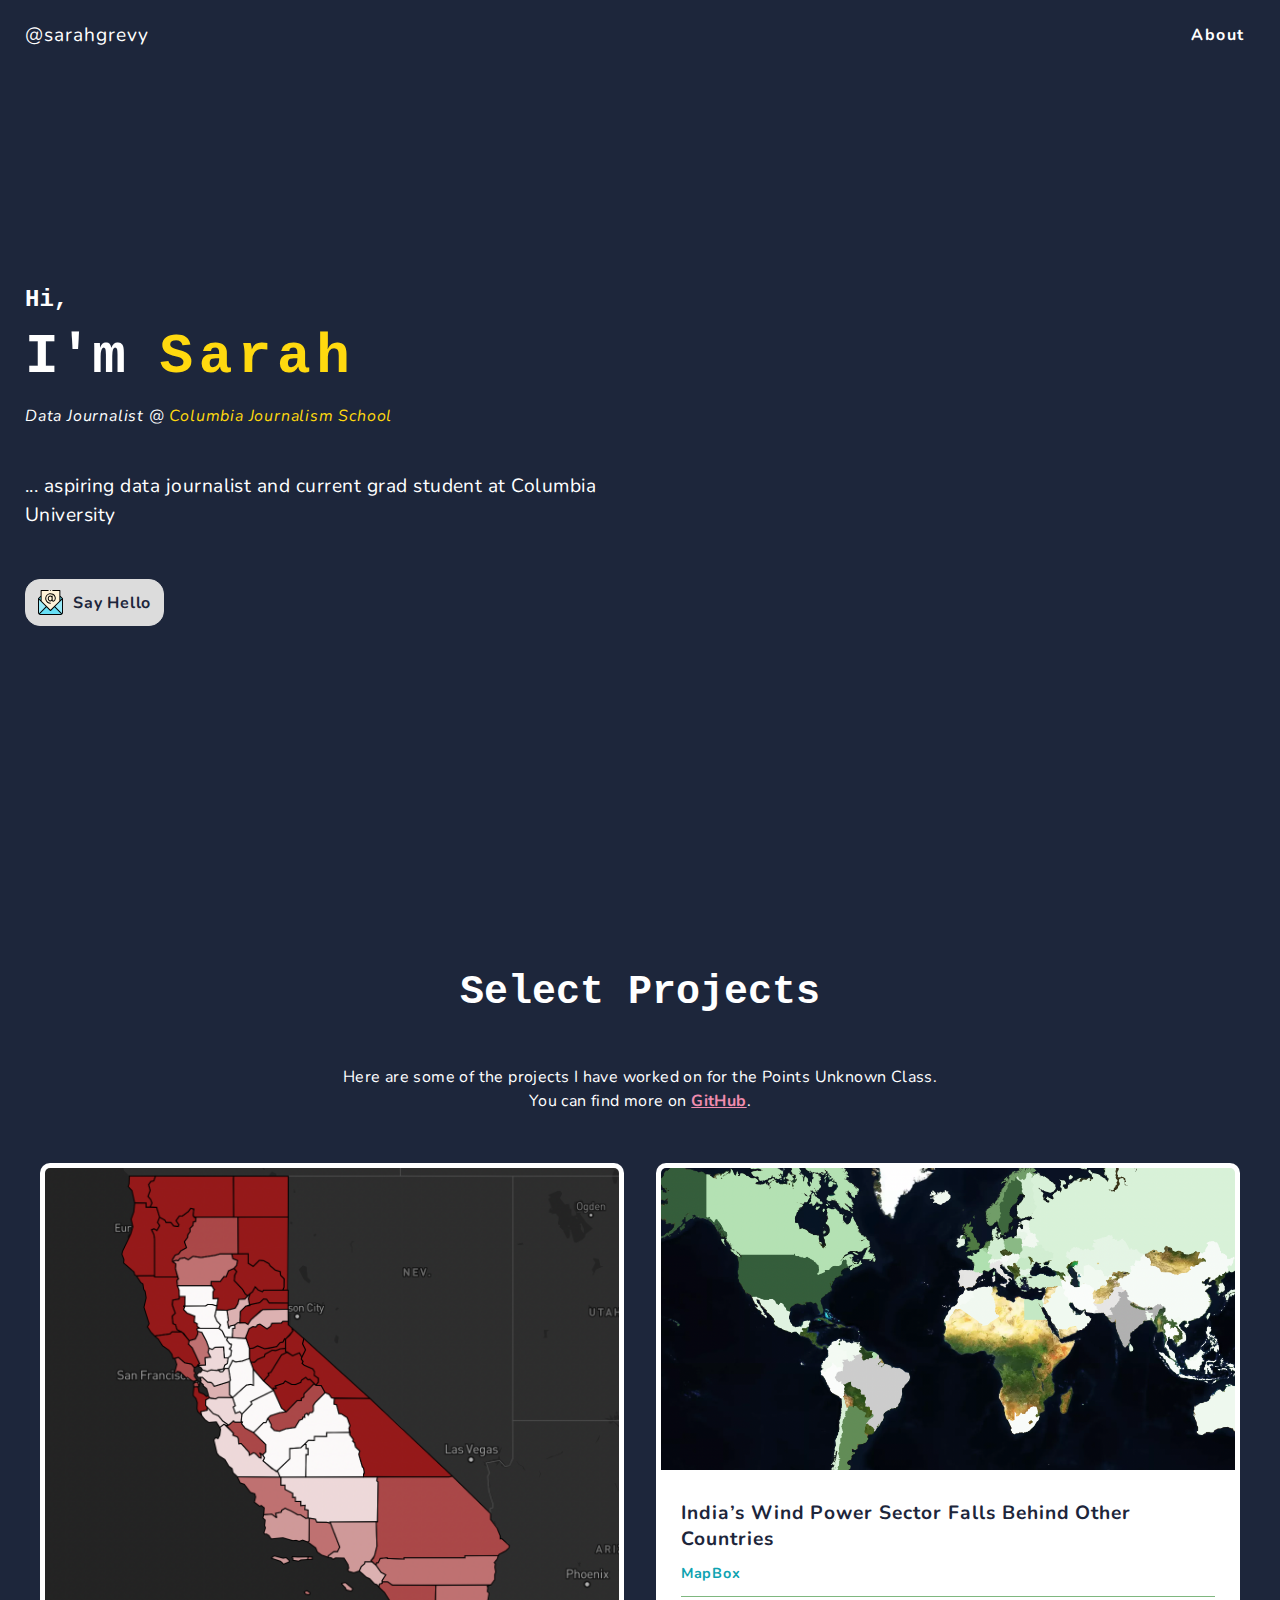
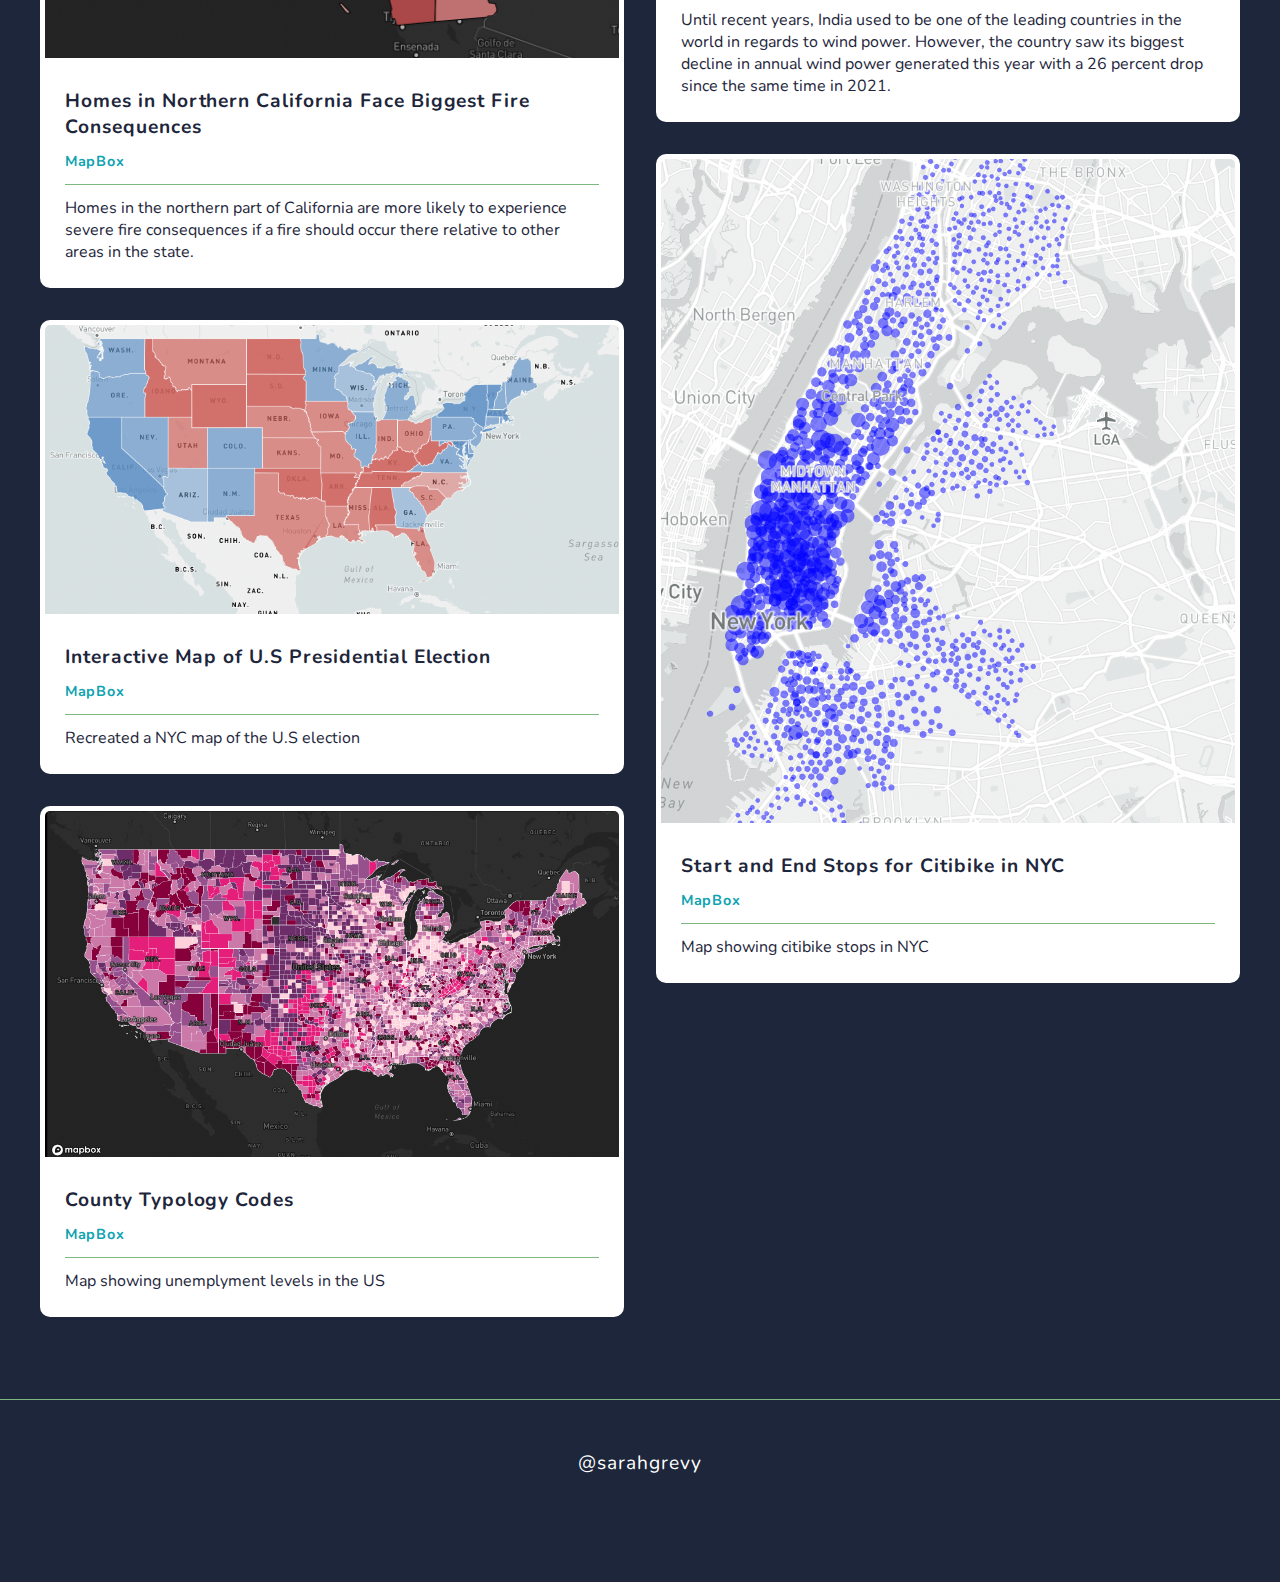
<file: pointsunknown.html>
<!DOCTYPE html>
<html lang="en">

    <head>
        <title>Sarah Grevy Gotfredsen Portfolio</title>

        <link rel="icon" type="image/svg+xml" href="favicon.svg" />

        <meta charset="UTF-8">

        <meta property="og:title" content="Sarah Gotfredsen" />
        <meta property="og:type" content="website" />
        <meta property="og:url" content="https://sarahgrevy.github.io/" />
        <meta property="og:description"
            content="Hi! I'm Sarah, an aspirering data journalist and current grad student at Columbia University." />
        <meta property="og:locale" content="en_US" />
        <!--- <meta property="og:image" content="https://sarahgrevy.github.io/img/me-icon-smiling.png" /> -->

        <meta name="twitter:card" content="summary">
        <meta name="twitter:title" content="Sarah Gotfredsen">
        <meta name="twitter:description"
            content="Hi! I'm Sarah, an aspirering data journalist and current grad student at Columbia University.">
        <!---  <meta name="twitter:image" content="https://sarahgrevy.github.io/img/me-icon-smiling.png"> --> 
        <meta name="twitter:site" content="@grevy_sarah">

        <meta name="viewport" content="width=device-width, initial-scale=1.0">
        <meta name="copyright" content="Sarah Grevy
                                        ">
        <meta name="description"
            content=Hi! I'm Sarah, an aspirering data journalist and current grad student at Columbia University">
        <meta name="keywords"
            content="Sarah Grevy Gotfredse, data journalism, columbia">
        <meta name="robots" content="noindex, nofollow" />

        <link rel="canonical" href="https://sarahgrevy.github.io/" />

        <link rel="preconnect" href="https://fonts.googleapis.com">
        <link rel="preconnect" href="https://fonts.gstatic.com" crossorigin>
        <link href="https://fonts.googleapis.com/css?family=Nunito" rel="stylesheet">

        <link rel="stylesheet"
            href="https://cdnjs.cloudflare.com/ajax/libs/font-awesome/5.15.3/css/all.min.css"
            integrity="sha512-iBBXm8fW90+nuLcSKlbmrPcLa0OT92xO1BIsZ+ywDWZCvqsWgccV3gFoRBv0z+8dLJgyAHIhR35VZc2oM/gI1w=="
            crossorigin="anonymous" referrerpolicy="no-referrer" />

        <link rel="stylesheet" href="./css/main.css" type="text/css">
        <link rel="stylesheet" href="./css/header.css" type="text/css">
        <link rel="stylesheet" href="./css/home.css" type="text/css">
        <link rel="stylesheet" href="./css/projects.css" type="text/css">
        <link rel="stylesheet" href="./css/footer.css" type="text/css">
    </head>

    <body>
        <header class="header">
            <a href="/" class="header-logo">@sarahgrevy</a>
            <nav class="nav">
                <div class="toggle"><i class="fas fa-bars"></i></div>
                <ul class="nav-menu">
                    <li class="nav-item"><a href="/about">About</a></li>
                  
                </ul>
            </nav>
        </header>

        <main class="main-container home-section">
            <section id="home">
                <div class="landing-page-details">
                    <h1 class="small-title">Hi,</h1>
                    <h2 class="big-title">I'm <span class="my-name pink">Sarah</span></h2>
                    <h3 class="medium-title"><em>Data Journalist @ <a class="pink"
                                href="https://journalism.columbia.edu/data">Columbia Journalism School</a></em></h3>
                    <div class="short-bio">
                        <p>... aspiring data journalist and current grad student at Columbia University</p>
                    </div>
                    <div class="cta-container email-container">
                        <a href="mailto:sgg2140@columbia.edu" class="cta email-button">
                            <img src="./img/email.svg" alt="Email Icon">
                            <span>Say Hello</span>
                        </a>
                    </div>
                </div>
                <div class="art-me">
                  <!--  <img src="./img/me-icon-smiling.png" alt="Me"> -->
                  
                </div>
                <div class="landing-page-socials">
                    <ul>
                        <li class="social-link"> 
                            <a href="https://www.linkedin.com/in/sarah-grevy-gotfredsen-aa9538174/" aria-label="LinkedIn"
                                target="_blank">
                                <i class="fab fa-linkedin-in"></i>
                            </a>
                        </li>
                        <li class="social-link">
                            <a href="https://github.com/SarahGrevy" aria-label="GitHub"
                                target="_blank">
                                <i class="fab fa-github"></i>
                            </a>
                        </li>
                        <li class="social-link">
                            <a href="https://twitter.com/grevy_sarah" aria-label="Twitter"
                                target="_blank">
                                <i class="fab fa-twitter"></i>
                            </a>
                        </li>
                        
                    </ul>
                </div>
            </section>
            <section class="projects" id="select-projects">
                <h2>Select Projects</h2>
                <p class="section-description">
                    Here are some of the projects I have worked on for the Points Unknown Class.<br>
                    You can find more on <a class="hyperlink"
                                           
                        href="https://github.com/SarahGrevy">GitHub</a>.
                </p>

                
                <div class="project-cards-container">

                    <div class="card">
                        <img src="./img/fire.png"
                            alt="Project Preview Screenshot" class="card-preview-img">
                        <div class="card-info">
                            <div class="title-and-links">
                                <span class="project-title">
                                    Homes in Northern California Face Biggest Fire Consequences
                                </span>
                                <div class="project-links">
                                    <a href="https://sarahgrevy.github.io/fire-consequnces/">
                                        <i class="fas fa-external-link-alt"></i>
                                    </a>
                                    <a href="https://sarahgrevy.github.io/fire-consequnces/">
                                        <i class="fab fa-github"></i>
                                    </a>
                                </div>
                            </div>
                            <div class="project-skills">
                                <span>MapBox</span>
                            
                            </div>
                            <p class="project-description">
                                Homes in the northern part of California are more likely to experience severe fire consequences if a fire should occur there relative to other areas in the state.
                            </p>
                        </div>
                    </div>

                    <div class="card">
                        <img src="./img/map.png"
                            alt="Project Preview Screenshot" class="card-preview-img">
                        <div class="card-info">
                            <div class="title-and-links">
                                <span class="project-title">
                                   Interactive Map of U.S Presidential Election
                                </span>
                                <div class="project-links">
                                    <a href="https://sarahgrevy.github.io/US-electionmap/">
                                        <i class="fas fa-external-link-alt"></i>
                                    </a>
                                    <a href="https://github.com/SarahGrevy/US-electionmap">
                                        <i class="fab fa-github"></i>
                                    </a>
                                </div>
                            </div>
                            <div class="project-skills">
                                <span>MapBox</span>
                            </div>
                            <p class="project-description">
                                Recreated a NYC map of the U.S election 
                            </p>
                        </div>
                    </div>

                    <div class="card">
                        <img src="./img/pol.png"
                            alt="Project Preview Screenshot" class="card-preview-img">
                        <div class="card-info">
                            <div class="title-and-links">
                                <span class="project-title">
                                    County Typology Codes
                                </span>
                                <div class="project-links">
                                    <a href="https://sarahgrevy.github.io/typology_maps/">
                                        <i class="fas fa-external-link-alt"></i>
                                    </a>
                                    <a href="https://github.com/SarahGrevy/typologymap">
                                        <i class="fab fa-github"></i>
                                    </a>
                                </div>
                            </div>
                            <div class="project-skills">
                                <span>MapBox</span>
                            
                            </div>
                            <p class="project-description">
                                Map showing unemplyment levels in the US
                            </p>
                        </div>
                    </div>

                   

                    <div class="card">
                        <img src="./img/wind.png"
                            alt="Project Preview Screenshot" class="card-preview-img">
                        <div class="card-info">
                            <div class="title-and-links">
                                <span class="project-title">
                                    India’s Wind Power Sector Falls Behind Other Countries
                                </span>
                                <div class="project-links">
                                    <a href="https://sarahgrevy.github.io/energy/">
                                        <i class="fas fa-external-link-alt"></i>
                                    </a>
                                    <a href="https://github.com/SarahGrevy/energy">
                                        <i class="fab fa-github"></i>
                                    </a>
                                </div>
                            </div>
                            <div class="project-skills">
                                <span>MapBox</span>
                            
                            </div>
                            <p class="project-description">
                                Until recent years, India used to be one of the leading countries in the world in regards to wind power. However, the country saw its biggest decline in annual wind power generated this year with a 26 percent drop since the same time in 2021.
                            </p>
                        </div>
                    </div>


                    <div class="card">
                        <img src="./img/bike.png"
                            alt="Project Preview Screenshot" class="card-preview-img">
                        <div class="card-info">
                            <div class="title-and-links">
                                <span class="project-title">
                                    Start and End Stops for Citibike in NYC
                                </span>
                                <div class="project-links">
                                    <a href="https://daisy-attention-f69.notion.site/CitiBike-Distribution-of-Start-and-Ends-Stops-556193c4d5da43e78cb5c68f87348cac">
                                        <i class="fas fa-external-link-alt"></i>
                                    </a>
                                    <a href="https://daisy-attention-f69.notion.site/CitiBike-Distribution-of-Start-and-Ends-Stops-556193c4d5da43e78cb5c68f87348cac">
                                        <i class="fab fa-github"></i>
                                    </a>
                                </div>
                            </div>
                            <div class="project-skills">
                                <span>MapBox</span>
                            
                            </div>
                            <p class="project-description">
                                Map showing citibike stops in NYC
                            </p>
                        </div>
                    </div>

                    

                    
                
                <div class="cta-container">
                    
                    </a>
                </div>
            </section>
        </main>

        <footer class="footer-container">
            <div class="footer">
                <div class="footer-column">
                    <a href="/" class="footer-logo">@sarahgrevy</a>
                    <div class="socials">
                        <ul>
                            <li class="social-link">
                                <a href="https://www.linkedin.com/in/sarah-grevy-gotfredsen-aa9538174/"
                                    aria-label="LinkedIn" target="_blank">
                                    <i class="fab fa-linkedin-in"></i>
                                </a>
                            </li>
                            <li class="social-link">
                                <a href="https://github.com/SarahGrevy" aria-label="GitHub"
                                    target="_blank">
                                    <i class="fab fa-github"></i>
                                </a>
                            </li>
                            <li class="social-link">
                                <a href="https://twitter.com/grevy_sarah" aria-label="Twitter"
                                    target="_blank">
                                    <i class="fab fa-twitter"></i>
                                </a>
                            </li>
                         
                                </a>
                            </li>
                        </ul>
                    </div>
                 
                </div>

            </div>
        </footer>

        <script src="./js/main.js"></script>
    </body>

</html>
</file>
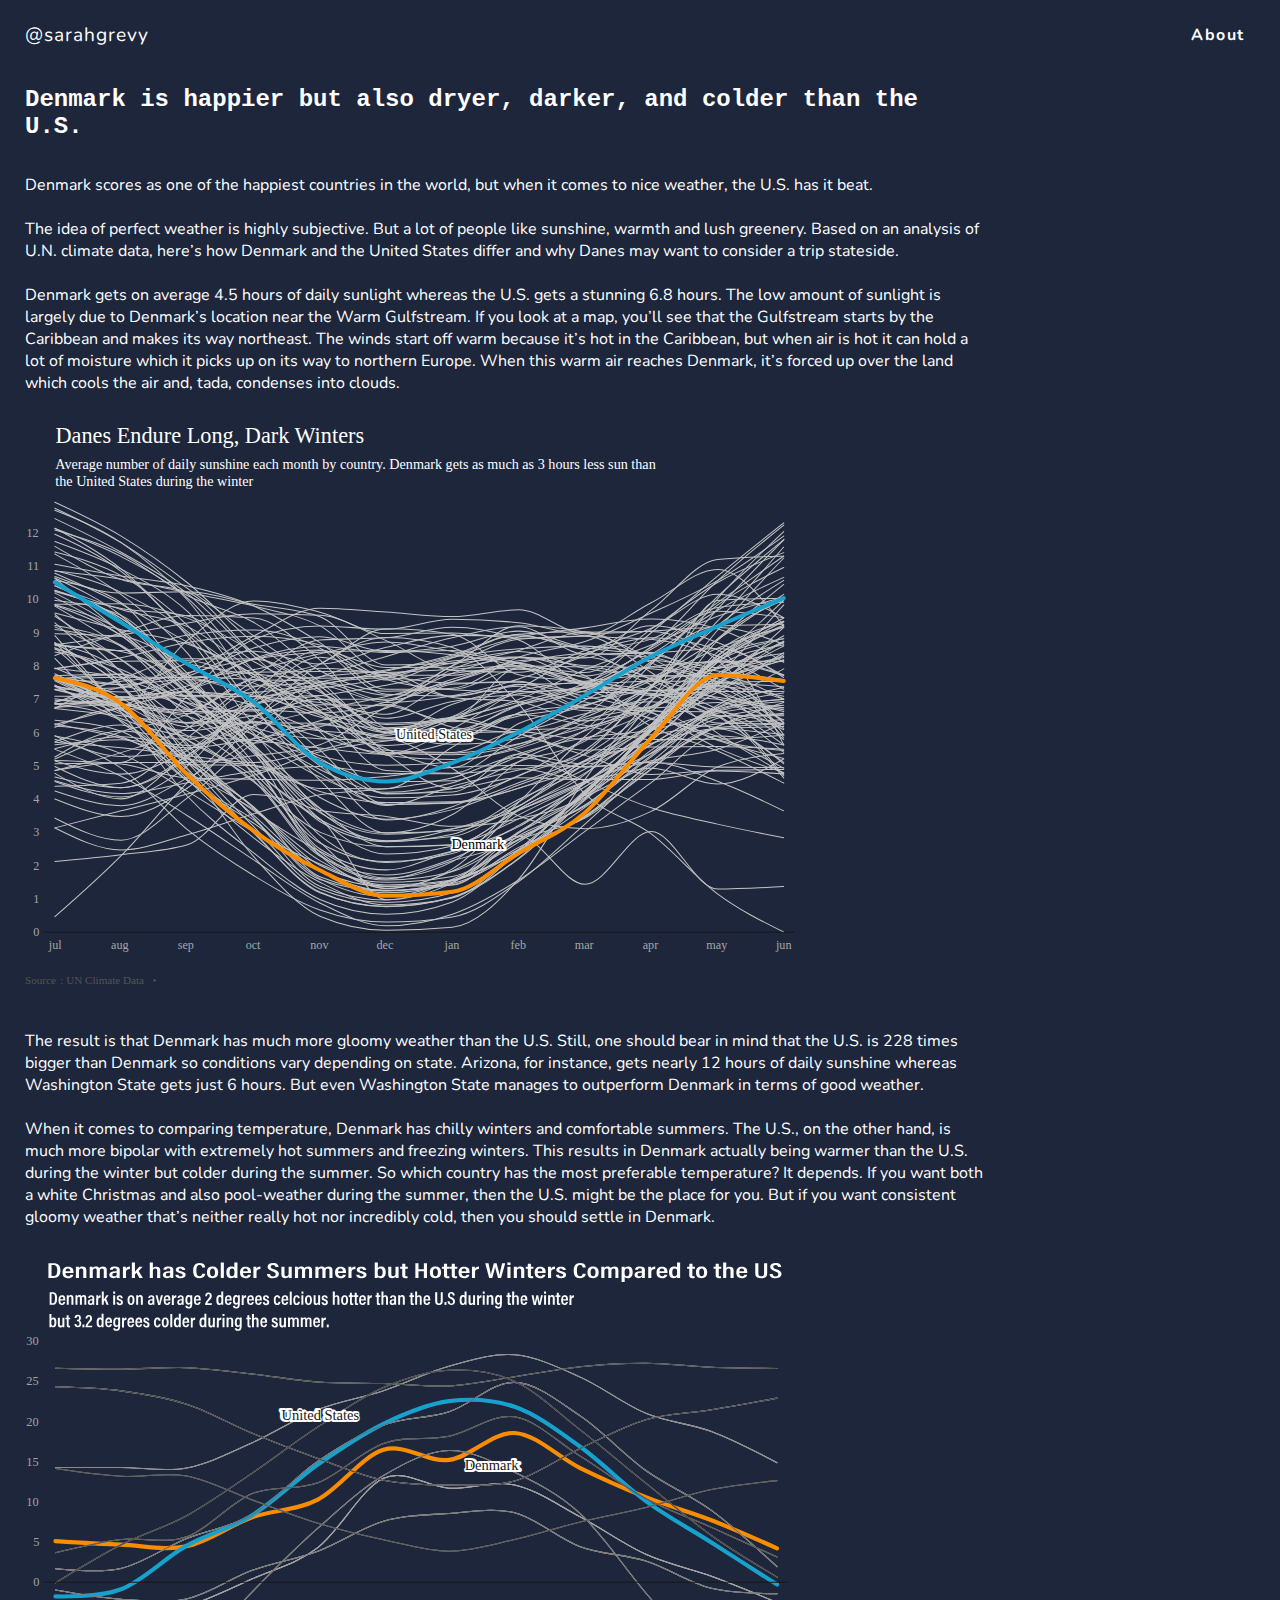
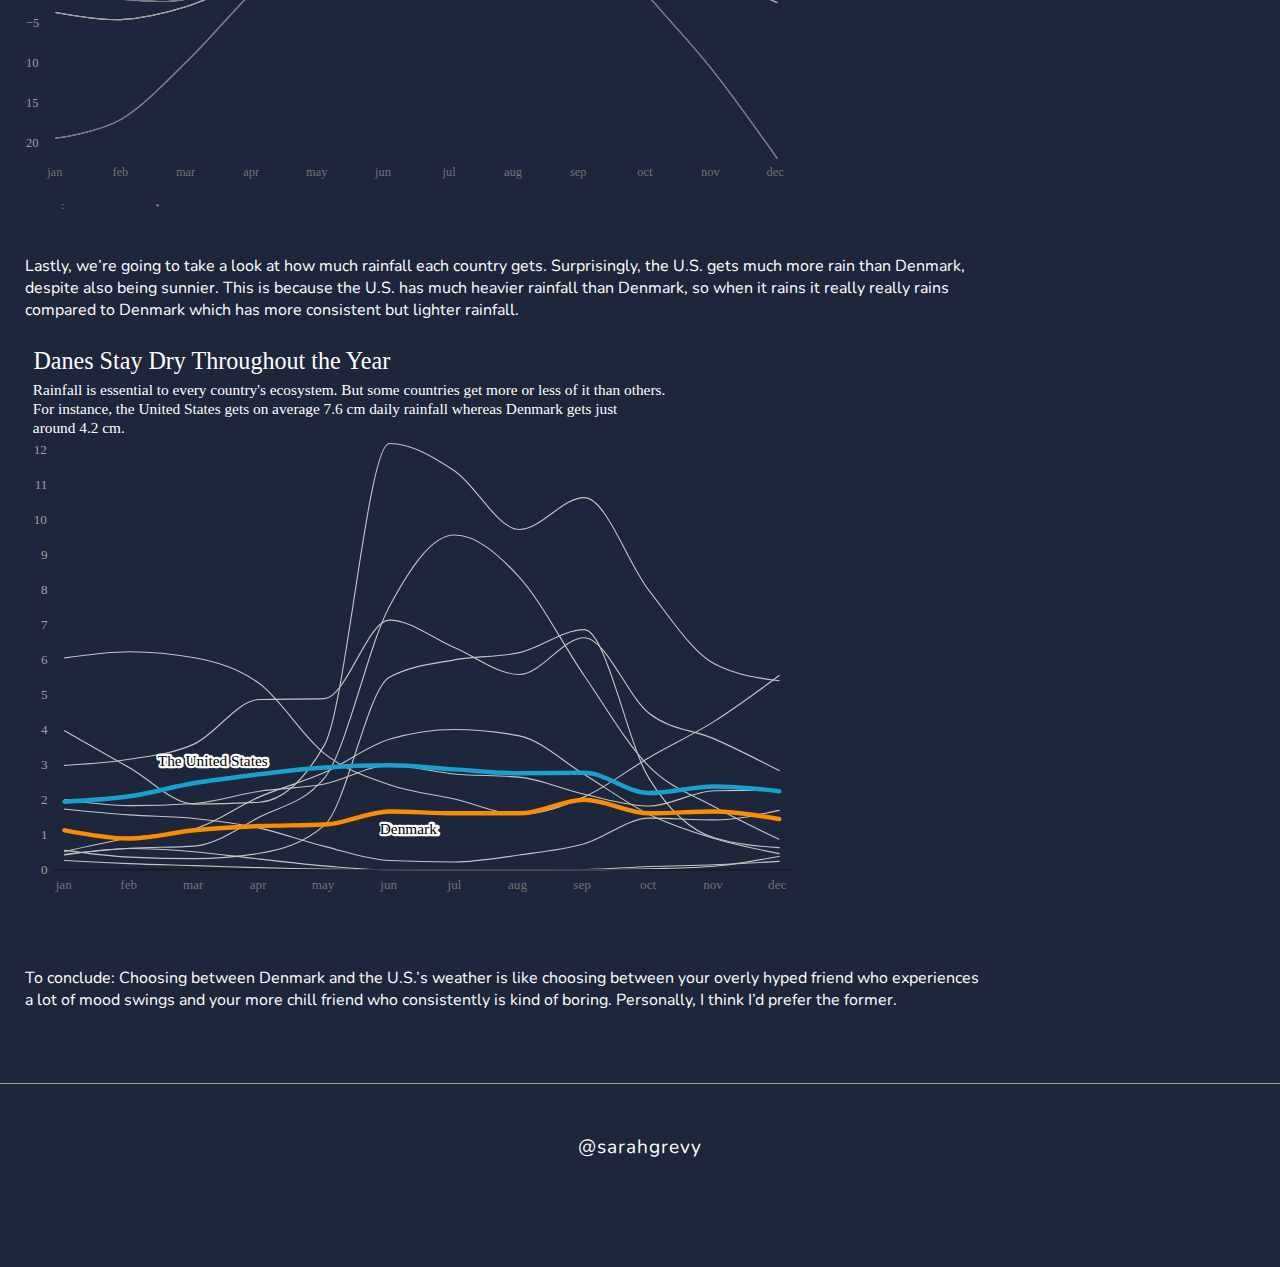
<file: weather-project.html>
<!DOCTYPE html>
<html lang="en">

    <head>
        <title>Sarah Grevy Gotfredsen Portfolio</title>

        <link rel="icon" type="image/svg+xml" href="favicon.svg" />

        <meta charset="UTF-8">

        <meta property="og:title" content="Sarah Gotfredsen" />
        <meta property="og:type" content="website" />
        <meta property="og:url" content="https://sarahgrevy.github.io/" />
        <meta property="og:description"
            content="Hi! I'm Sarah, an aspirering data journalist and current grad student at Columbia University." />
        <meta property="og:locale" content="en_US" />
        <!--- <meta property="og:image" content="https://sarahgrevy.github.io/img/me-icon-smiling.png" /> -->

        <meta name="twitter:card" content="summary">
        <meta name="twitter:title" content="Sarah Gotfredsen">
        <meta name="twitter:description"
            content="Hi! I'm Sarah, an aspirering data journalist and current grad student at Columbia University.">
        <!---  <meta name="twitter:image" content="https://sarahgrevy.github.io/img/me-icon-smiling.png"> --> 
        <meta name="twitter:site" content="@grevy_sarah">

        <meta name="viewport" content="width=device-width, initial-scale=1.0">
        <meta name="copyright" content="Sarah Grevy
                                        ">
        <meta name="description"
            content=Hi! I'm Sarah, an aspirering data journalist and current grad student at Columbia University">
        <meta name="keywords"
            content="Sarah Grevy Gotfredse, data journalism, columbia">
        <meta name="robots" content="noindex, nofollow" />

        <link rel="canonical" href="https://sarahgrevy.github.io/" />

        <link rel="preconnect" href="https://fonts.googleapis.com">
        <link rel="preconnect" href="https://fonts.gstatic.com" crossorigin>
        <link href="https://fonts.googleapis.com/css?family=Nunito" rel="stylesheet">

        <link rel="stylesheet"
            href="https://cdnjs.cloudflare.com/ajax/libs/font-awesome/5.15.3/css/all.min.css"
            integrity="sha512-iBBXm8fW90+nuLcSKlbmrPcLa0OT92xO1BIsZ+ywDWZCvqsWgccV3gFoRBv0z+8dLJgyAHIhR35VZc2oM/gI1w=="
            crossorigin="anonymous" referrerpolicy="no-referrer" />

        <link rel="stylesheet" href="./css/main.css" type="text/css">
        <link rel="stylesheet" href="./css/header.css" type="text/css">
        <link rel="stylesheet" href="./css/home.css" type="text/css">
        <link rel="stylesheet" href="./css/projects.css" type="text/css">
        <link rel="stylesheet" href="./css/footer.css" type="text/css">
    </head>

    <body>
        <header class="header">
            <a href="/" class="header-logo">@sarahgrevy</a>
            <nav class="nav">
                <div class="toggle"><i class="fas fa-bars"></i></div>
                <ul class="nav-menu">
                    <li class="nav-item"><a href="/about">About</a></li>
                  
                </ul>
            </nav>
        </header>
        <br><br>
        <main class="main-container home-section">
            <section id="home">
                <div class="landing-page-details">
                    <h1 class="small-title">Denmark is happier but also dryer, darker, and colder than the U.S.</h1>
                    <br>
                        <p>Denmark scores as one of the happiest countries in the world, but when it comes to nice weather, the U.S. has it beat.  </p><br>
                        <p>The idea of perfect weather is highly subjective. But a lot of people like sunshine, warmth and lush greenery. Based on an analysis of U.N. climate data, here’s how Denmark and the United States differ and why Danes may want to consider a trip stateside.</p><br>
                        <p>Denmark gets on average 4.5 hours of daily sunlight whereas the U.S. gets a stunning 6.8 hours. The low amount of sunlight is largely due to Denmark’s location near the Warm Gulfstream. If you look at a map, you’ll see that the Gulfstream starts by the Caribbean and makes its way northeast. The winds start off warm because it’s hot in the Caribbean, but when air is hot it can hold a lot of moisture which it picks up on its way to northern Europe. When this warm air reaches Denmark, it’s forced up over the land which cools the air and, tada, condenses into clouds. </p><br>
                        <img alt = "Graph showing that the E, A and R are the most frequently used letters in Wordle" src="./img/hours2.svg" height=10%, width=80%, class =graph><br>

                        </script><br>
                        <p>The result is that Denmark has much more gloomy weather than the U.S. Still, one should bear in mind that the U.S. is 228 times bigger than Denmark so conditions vary depending on state. Arizona, for instance, gets nearly 12 hours of daily sunshine whereas Washington State gets just 6 hours. But even Washington State manages to outperform Denmark in terms of good weather. </p><br>
                        <p>When it comes to comparing temperature, Denmark has chilly winters and comfortable summers. The U.S., on the other hand, is much more bipolar with extremely hot summers and freezing winters. This results in Denmark actually being warmer than the U.S. during the winter but colder during the summer. So which country has the most preferable temperature? It depends. If you want both a white Christmas and also pool-weather during the summer, then the U.S. might be the place for you. But if you want consistent gloomy weather that’s neither really hot nor incredibly cold, then you should settle in Denmark. </p><br>
                            <img alt = "Graph showing that the E, A and R are the most frequently used letters in Wordle" src="./img/colder-summers2.svg" height=10%, width=80%, class =graph><br>

                        </script> <br>
                        <p>Lastly, we’re going to take a look at how much rainfall each country gets. Surprisingly, the U.S. gets much more rain than Denmark, despite also being sunnier. This is because the U.S. has much heavier rainfall than Denmark, so when it rains it really really rains compared to Denmark which has more consistent but lighter rainfall. </p><br>
                            <img alt = "Graph showing that the E, A and R are the most frequently used letters in Wordle" src="./img/dry4.svg" height=10%, width=80%, class =graph><br>

                        </script><br>
                        <p>To conclude: Choosing between Denmark and the U.S.’s weather is like choosing between your overly hyped friend who experiences a lot of mood swings and your more chill friend who consistently is kind of boring. Personally, I think I’d prefer the former. </p><br>
                        
    

                </div>
                <div class="art-me">
                  <!--  <img src="./img/me-icon-smiling.png" alt="Me"> -->
                  
                </div>
                <div class="landing-page-socials">
                    <ul>
                        <li class="social-link">
                            <a href="https://www.linkedin.com/in/sarah-grevy-gotfredsen-aa9538174/" aria-label="LinkedIn"
                                target="_blank">
                                <i class="fab fa-linkedin-in"></i>
                            </a>
                        </li>
                        <li class="social-link">
                            <a href="https://github.com/SarahGrevy" aria-label="GitHub"
                                target="_blank">
                                <i class="fab fa-github"></i>
                            </a>
                        </li>
                        <li class="social-link">
                            <a href="https://twitter.com/grevy_sarah" aria-label="Twitter"
                                target="_blank">
                                <i class="fab fa-twitter"></i>
                            </a>
                        </li>
                        
                    </ul>
                </div>
            </section>
  
        </main>

        <footer class="footer-container">
            <div class="footer">
                <div class="footer-column">
                    <a href="/" class="footer-logo">@sarahgrevy</a>
                    <div class="socials">
                        <ul>
                            <li class="social-link">
                                <a href="https://www.linkedin.com/in/sarah-grevy-gotfredsen-aa9538174/"
                                    aria-label="LinkedIn" target="_blank">
                                    <i class="fab fa-linkedin-in"></i>
                                </a>
                            </li>
                            <li class="social-link">
                                <a href="https://github.com/SarahGrevy" aria-label="GitHub"
                                    target="_blank">
                                    <i class="fab fa-github"></i>
                                </a>
                            </li>
                            <li class="social-link">
                                <a href="https://twitter.com/grevy_sarah" aria-label="Twitter"
                                    target="_blank">
                                    <i class="fab fa-twitter"></i>
                                </a>
                            </li>
                         
                                </a>
                            </li>
                        </ul>
                    </div>
                 
                </div>

            </div>
        </footer>

        <script src="./js/main.js"></script>
    </body>

</html>
</file>
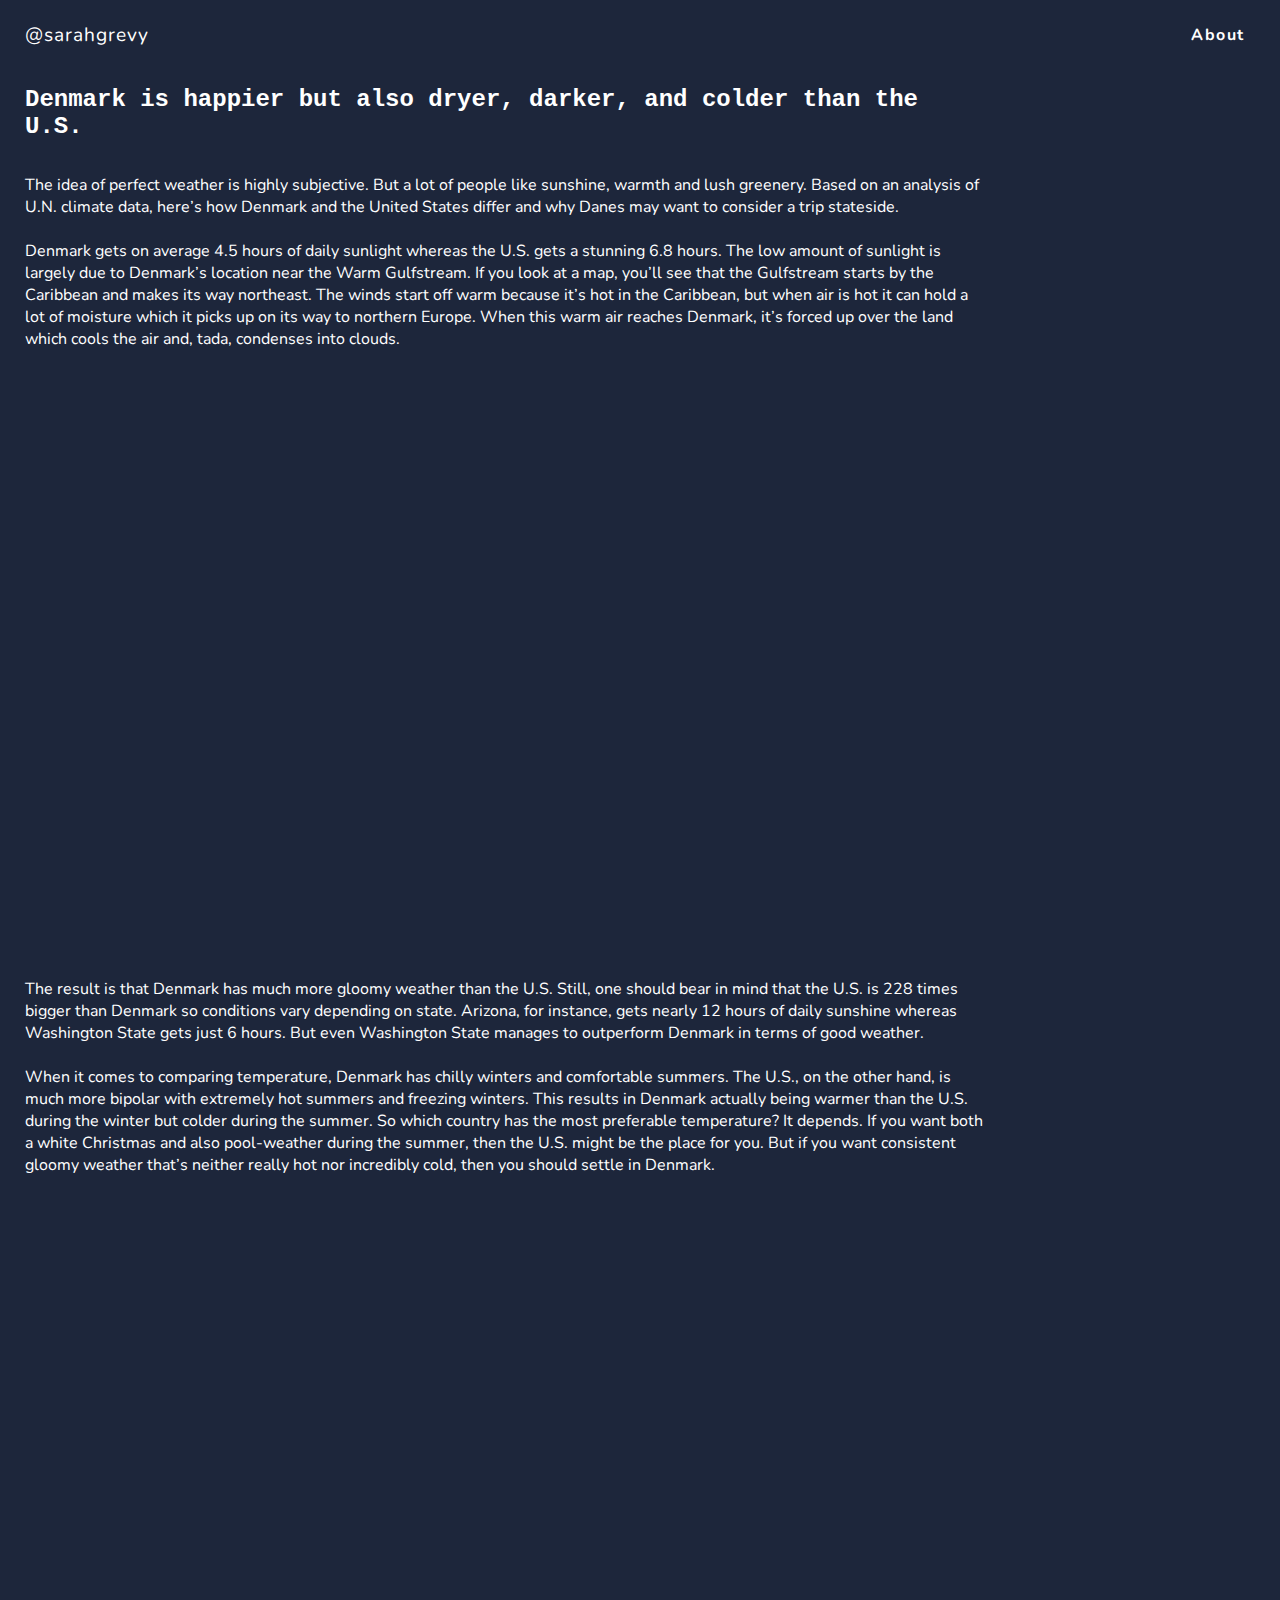
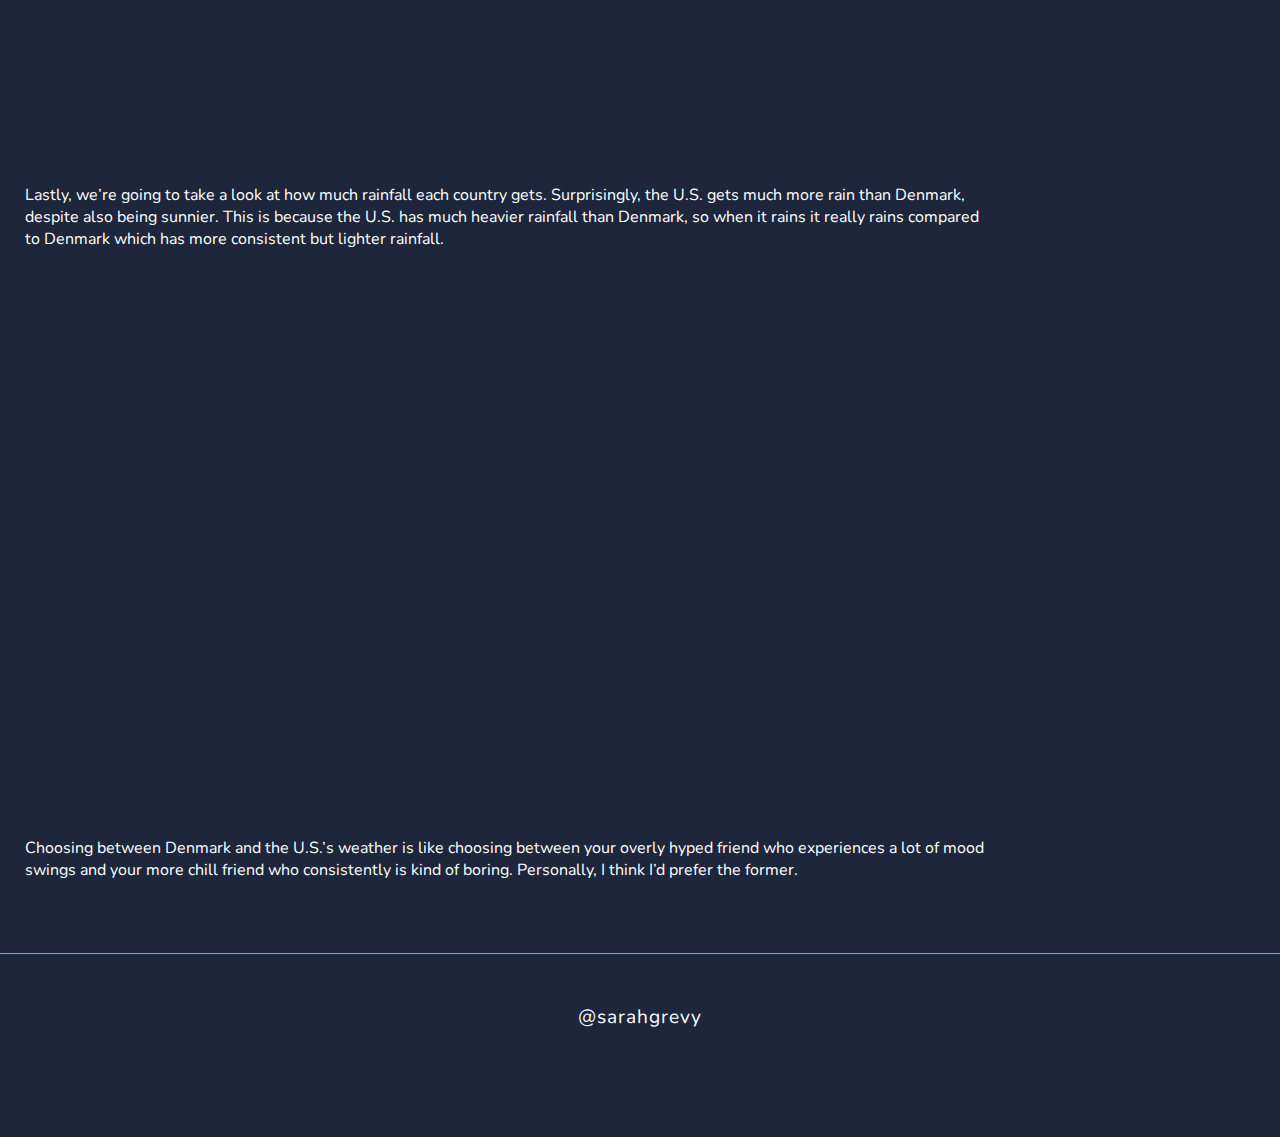
<file: weather.html>
<!DOCTYPE html>
<html lang="en">

    <head>
        <title>Sarah Grevy Gotfredsen Portfolio</title>

        <link rel="icon" type="image/svg+xml" href="favicon.svg" />

        <meta charset="UTF-8">

        <meta property="og:title" content="Sarah Gotfredsen" />
        <meta property="og:type" content="website" />
        <meta property="og:url" content="https://sarahgrevy.github.io/" />
        <meta property="og:description"
            content="Hi! I'm Sarah, an aspirering data journalist and current grad student at Columbia University." />
        <meta property="og:locale" content="en_US" />
        <!--- <meta property="og:image" content="https://sarahgrevy.github.io/img/me-icon-smiling.png" /> -->

        <meta name="twitter:card" content="summary">
        <meta name="twitter:title" content="Sarah Gotfredsen">
        <meta name="twitter:description"
            content="Hi! I'm Sarah, an aspirering data journalist and current grad student at Columbia University.">
        <!---  <meta name="twitter:image" content="https://sarahgrevy.github.io/img/me-icon-smiling.png"> --> 
        <meta name="twitter:site" content="@grevy_sarah">

        <meta name="viewport" content="width=device-width, initial-scale=1.0">
        <meta name="copyright" content="Sarah Grevy
                                        ">
        <meta name="description"
            content=Hi! I'm Sarah, an aspirering data journalist and current grad student at Columbia University">
        <meta name="keywords"
            content="Sarah Grevy Gotfredse, data journalism, columbia">
        <meta name="robots" content="noindex, nofollow" />

        <link rel="canonical" href="https://sarahgrevy.github.io/" />

        <link rel="preconnect" href="https://fonts.googleapis.com">
        <link rel="preconnect" href="https://fonts.gstatic.com" crossorigin>
        <link href="https://fonts.googleapis.com/css?family=Nunito" rel="stylesheet">

        <link rel="stylesheet"
            href="https://cdnjs.cloudflare.com/ajax/libs/font-awesome/5.15.3/css/all.min.css"
            integrity="sha512-iBBXm8fW90+nuLcSKlbmrPcLa0OT92xO1BIsZ+ywDWZCvqsWgccV3gFoRBv0z+8dLJgyAHIhR35VZc2oM/gI1w=="
            crossorigin="anonymous" referrerpolicy="no-referrer" />

        <link rel="stylesheet" href="./css/main.css" type="text/css">
        <link rel="stylesheet" href="./css/header.css" type="text/css">
        <link rel="stylesheet" href="./css/home.css" type="text/css">
        <link rel="stylesheet" href="./css/projects.css" type="text/css">
        <link rel="stylesheet" href="./css/footer.css" type="text/css">
    </head>

    <body>
        <header class="header">
            <a href="/" class="header-logo">@sarahgrevy</a>
            <nav class="nav">
                <div class="toggle"><i class="fas fa-bars"></i></div>
                <ul class="nav-menu">
                    <li class="nav-item"><a href="/about">About</a></li>
                  
                </ul>
            </nav>
        </header>
        <br><br>
        <main class="main-container home-section">
            <section id="home">
                <div class="landing-page-details">
                    <h1 class="small-title">Denmark is happier but also dryer, darker, and colder than the U.S.</h1>
                    
                        <p><Denmark scores as one of the happiest countries in the world, but when it comes to nice weather, the U.S. has it beat.  /p><br>
                        <p>The idea of perfect weather is highly subjective. But a lot of people like sunshine, warmth and lush greenery. Based on an analysis of U.N. climate data, here’s how Denmark and the United States differ and why Danes may want to consider a trip stateside.</p><br>
                        <p>Denmark gets on average 4.5 hours of daily sunlight whereas the U.S. gets a stunning 6.8 hours. The low amount of sunlight is largely due to Denmark’s location near the Warm Gulfstream. If you look at a map, you’ll see that the Gulfstream starts by the Caribbean and makes its way northeast. The winds start off warm because it’s hot in the Caribbean, but when air is hot it can hold a lot of moisture which it picks up on its way to northern Europe. When this warm air reaches Denmark, it’s forced up over the land which cools the air and, tada, condenses into clouds. </p><br>
                        <br><iframe title="Danes Endure Long, Dark Winters " aria-label="Interactive line chart" id="datawrapper-chart-Kzf9Q" src="https://datawrapper.dwcdn.net/Kzf9Q/5/" scrolling="no" frameborder="0" style="width: 0; color:white; min-width: 100% !important; border: none;" height="562"></iframe><script type="text/javascript">!function(){"use strict";window.addEventListener("message",(function(e){if(void 0!==e.data["datawrapper-height"]){var t=document.querySelectorAll("iframe");for(var a in e.data["datawrapper-height"])for(var r=0;r<t.length;r++){if(t[r].contentWindow===e.source)t[r].style.height=e.data["datawrapper-height"][a]+"px"}}}))}();
                        </script><br>
                        <p>The result is that Denmark has much more gloomy weather than the U.S. Still, one should bear in mind that the U.S. is 228 times bigger than Denmark so conditions vary depending on state. Arizona, for instance, gets nearly 12 hours of daily sunshine whereas Washington State gets just 6 hours. But even Washington State manages to outperform Denmark in terms of good weather. </p><br>
                        <p>When it comes to comparing temperature, Denmark has chilly winters and comfortable summers. The U.S., on the other hand, is much more bipolar with extremely hot summers and freezing winters. This results in Denmark actually being warmer than the U.S. during the winter but colder during the summer. So which country has the most preferable temperature? It depends. If you want both a white Christmas and also pool-weather during the summer, then the U.S. might be the place for you. But if you want consistent gloomy weather that’s neither really hot nor incredibly cold, then you should settle in Denmark. </p><br>
                        <br><iframe title="Denmark has Colder Summers but Hotter Winters Compared to the US" aria-label="Interactive line chart" id="datawrapper-chart-kD34p" src="https://datawrapper.dwcdn.net/kD34p/11/" scrolling="no" frameborder="0" style="width: 0; min-width: 100% !important; border: none;" height="542"></iframe><script type="text/javascript">!function(){"use strict";window.addEventListener("message",(function(e){if(void 0!==e.data["datawrapper-height"]){var t=document.querySelectorAll("iframe");for(var a in e.data["datawrapper-height"])for(var r=0;r<t.length;r++){if(t[r].contentWindow===e.source)t[r].style.height=e.data["datawrapper-height"][a]+"px"}}}))}();
                        </script> <br>
                        <p>Lastly, we’re going to take a look at how much rainfall each country gets. Surprisingly, the U.S. gets much more rain than Denmark, despite also being sunnier. This is because the U.S. has much heavier rainfall than Denmark, so when it rains it really rains compared to Denmark which has more consistent but lighter rainfall. </p><br>
                        <br><iframe title="Danes Stay Dry Throughout the Year " aria-label="Interactive line chart" id="datawrapper-chart-4H5XO" src="https://datawrapper.dwcdn.net/4H5XO/9/" scrolling="no" frameborder="0" style="width: 0; min-width: 100% !important; border: none;" height="521"></iframe><script type="text/javascript">!function(){"use strict";window.addEventListener("message",(function(e){if(void 0!==e.data["datawrapper-height"]){var t=document.querySelectorAll("iframe");for(var a in e.data["datawrapper-height"])for(var r=0;r<t.length;r++){if(t[r].contentWindow===e.source)t[r].style.height=e.data["datawrapper-height"][a]+"px"}}}))}();
                        </script><br>
                        <p>Choosing between Denmark and the U.S.’s weather is like choosing between your overly hyped friend who experiences a lot of mood swings and your more chill friend who consistently is kind of boring. Personally, I think I’d prefer the former. </p><br>
                        
                        <!-- <iframe title="Danes Endure Long, Dark Winters " aria-label="Interactive line chart" id="datawrapper-chart-Kzf9Q" src="https://datawrapper.dwcdn.net/Kzf9Q/5/" scrolling="no" frameborder="0" style="width: 0; color:white; min-width: 100% !important; border: none;" height="562"></iframe><script type="text/javascript">!function(){"use strict";window.addEventListener("message",(function(e){if(void 0!==e.data["datawrapper-height"]){var t=document.querySelectorAll("iframe");for(var a in e.data["datawrapper-height"])for(var r=0;r<t.length;r++){if(t[r].contentWindow===e.source)t[r].style.height=e.data["datawrapper-height"][a]+"px"}}}))}();
                        </script> -->
                        
                        <!-- <iframe title="Denmark has Colder Summers but Hotter Winters Compared to the US" aria-label="Interactive line chart" id="datawrapper-chart-kD34p" src="https://datawrapper.dwcdn.net/kD34p/11/" scrolling="no" frameborder="0" style="width: 0; min-width: 100% !important; border: none;" height="542"></iframe><script type="text/javascript">!function(){"use strict";window.addEventListener("message",(function(e){if(void 0!==e.data["datawrapper-height"]){var t=document.querySelectorAll("iframe");for(var a in e.data["datawrapper-height"])for(var r=0;r<t.length;r++){if(t[r].contentWindow===e.source)t[r].style.height=e.data["datawrapper-height"][a]+"px"}}}))}();
                        </script> -->
                        
                        <!-- <iframe title="Danes Stay Dry Throughout the Year " aria-label="Interactive line chart" id="datawrapper-chart-4H5XO" src="https://datawrapper.dwcdn.net/4H5XO/9/" scrolling="no" frameborder="0" style="width: 0; min-width: 100% !important; border: none;" height="521"></iframe><script type="text/javascript">!function(){"use strict";window.addEventListener("message",(function(e){if(void 0!==e.data["datawrapper-height"]){var t=document.querySelectorAll("iframe");for(var a in e.data["datawrapper-height"])for(var r=0;r<t.length;r++){if(t[r].contentWindow===e.source)t[r].style.height=e.data["datawrapper-height"][a]+"px"}}}))}();
                        </script> -->

                </div>
                <div class="art-me">
                  <!--  <img src="./img/me-icon-smiling.png" alt="Me"> -->
                  
                </div>
                <div class="landing-page-socials">
                    <ul>
                        <li class="social-link">
                            <a href="https://www.linkedin.com/in/sarah-grevy-gotfredsen-aa9538174/" aria-label="LinkedIn"
                                target="_blank">
                                <i class="fab fa-linkedin-in"></i>
                            </a>
                        </li>
                        <li class="social-link">
                            <a href="https://github.com/SarahGrevy" aria-label="GitHub"
                                target="_blank">
                                <i class="fab fa-github"></i>
                            </a>
                        </li>
                        <li class="social-link">
                            <a href="https://twitter.com/grevy_sarah" aria-label="Twitter"
                                target="_blank">
                                <i class="fab fa-twitter"></i>
                            </a>
                        </li>
                        
                    </ul>
                </div>
            </section>
  
        </main>

        <footer class="footer-container">
            <div class="footer">
                <div class="footer-column">
                    <a href="/" class="footer-logo">@sarahgrevy</a>
                    <div class="socials">
                        <ul>
                            <li class="social-link">
                                <a href="https://www.linkedin.com/in/sarah-grevy-gotfredsen-aa9538174/"
                                    aria-label="LinkedIn" target="_blank">
                                    <i class="fab fa-linkedin-in"></i>
                                </a>
                            </li>
                            <li class="social-link">
                                <a href="https://github.com/SarahGrevy" aria-label="GitHub"
                                    target="_blank">
                                    <i class="fab fa-github"></i>
                                </a>
                            </li>
                            <li class="social-link">
                                <a href="https://twitter.com/grevy_sarah" aria-label="Twitter"
                                    target="_blank">
                                    <i class="fab fa-twitter"></i>
                                </a>
                            </li>
                         
                                </a>
                            </li>
                        </ul>
                    </div>
                 
                </div>

            </div>
        </footer>

        <script src="./js/main.js"></script>
    </body>

</html>
</file>
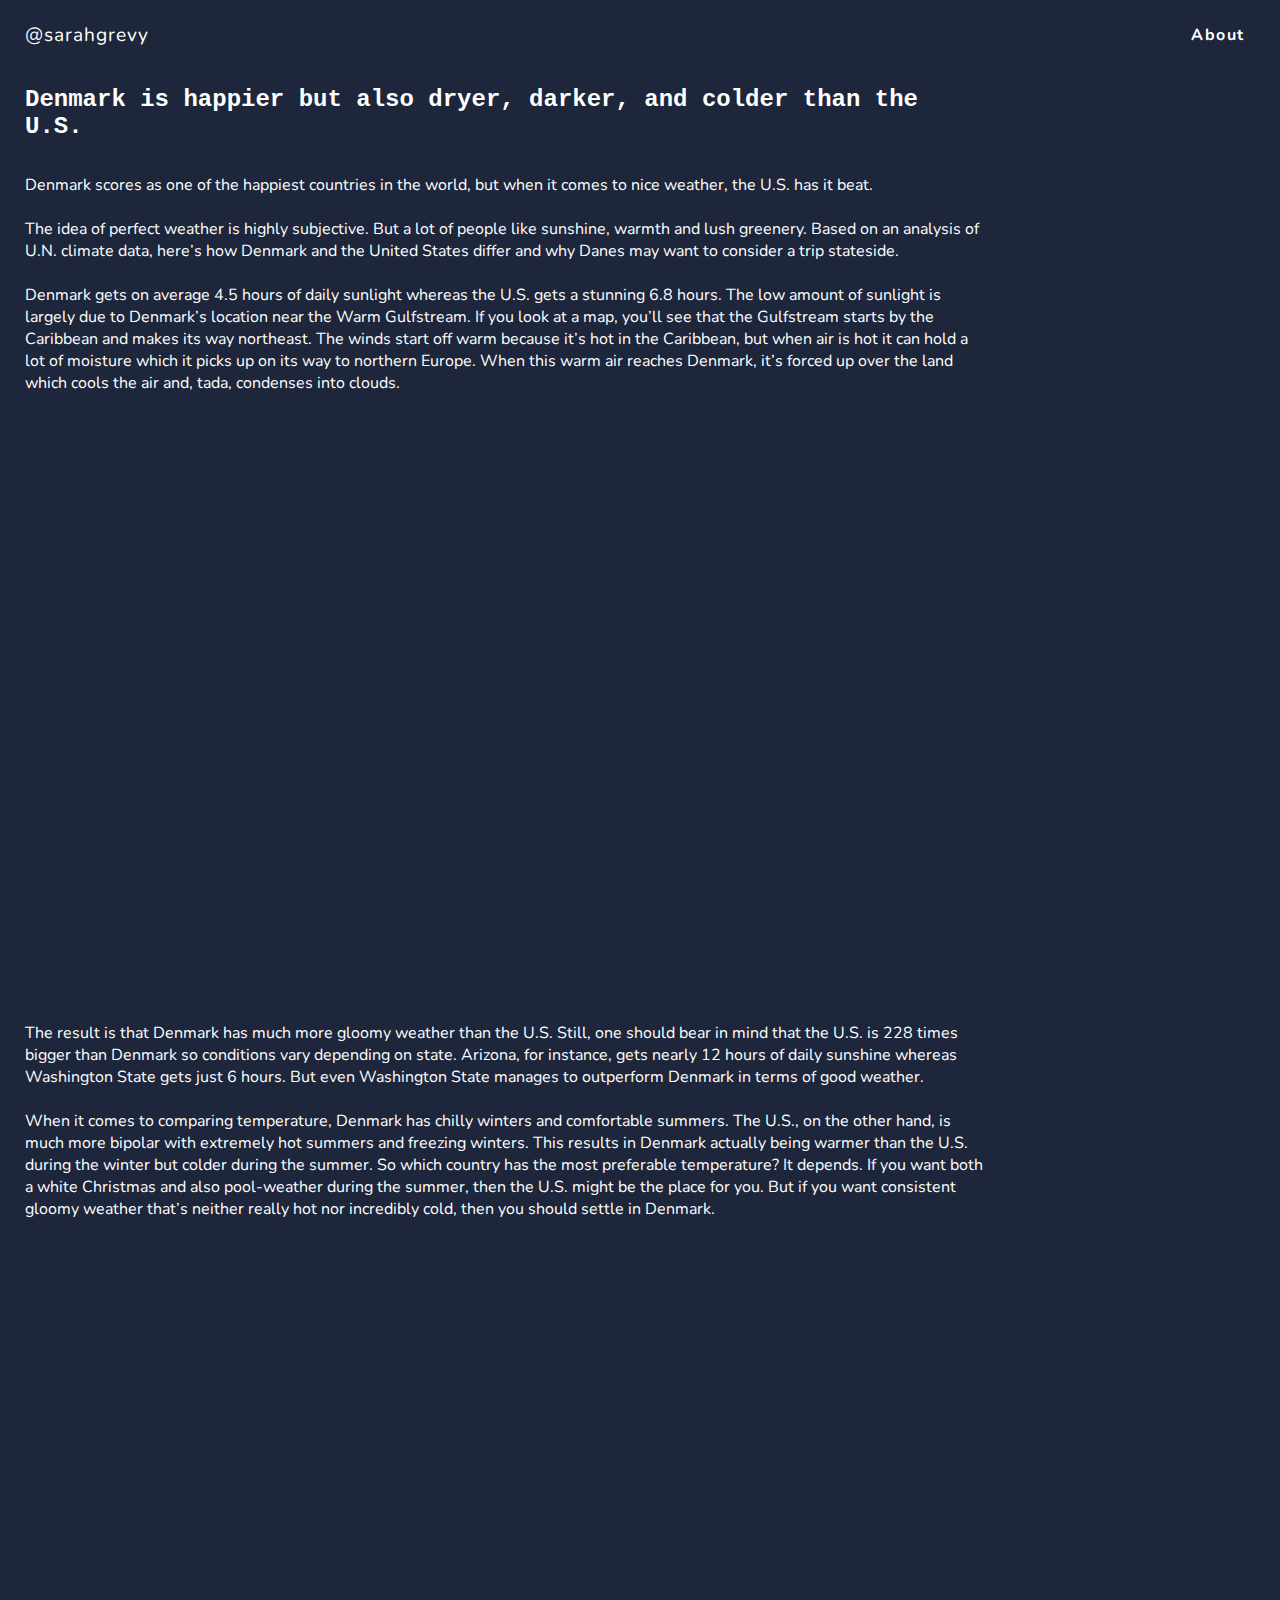
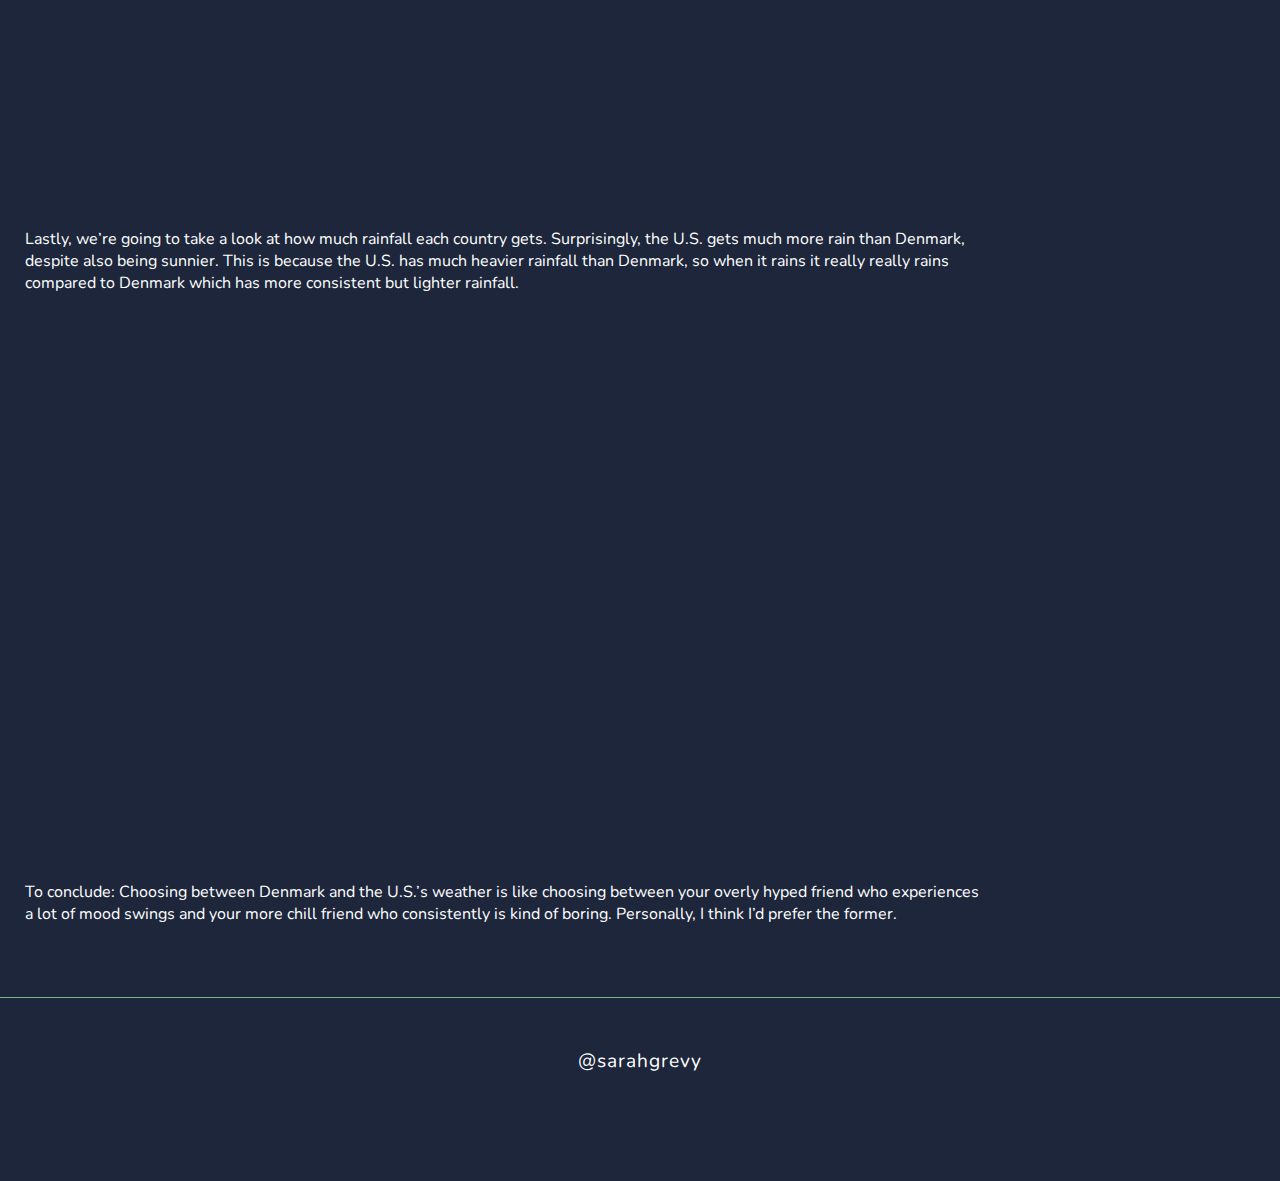
<file: weather_project.html>
<!DOCTYPE html>
<html lang="en">

    <head>
        <title>Sarah Grevy Gotfredsen Portfolio</title>

        <link rel="icon" type="image/svg+xml" href="favicon.svg" />

        <meta charset="UTF-8">

        <meta property="og:title" content="Sarah Gotfredsen" />
        <meta property="og:type" content="website" />
        <meta property="og:url" content="https://sarahgrevy.github.io/" />
        <meta property="og:description"
            content="Hi! I'm Sarah, an aspirering data journalist and current grad student at Columbia University." />
        <meta property="og:locale" content="en_US" />
        <!--- <meta property="og:image" content="https://sarahgrevy.github.io/img/me-icon-smiling.png" /> -->

        <meta name="twitter:card" content="summary">
        <meta name="twitter:title" content="Sarah Gotfredsen">
        <meta name="twitter:description"
            content="Hi! I'm Sarah, an aspirering data journalist and current grad student at Columbia University.">
        <!---  <meta name="twitter:image" content="https://sarahgrevy.github.io/img/me-icon-smiling.png"> --> 
        <meta name="twitter:site" content="@grevy_sarah">

        <meta name="viewport" content="width=device-width, initial-scale=1.0">
        <meta name="copyright" content="Sarah Grevy
                                        ">
        <meta name="description"
            content=Hi! I'm Sarah, an aspirering data journalist and current grad student at Columbia University">
        <meta name="keywords"
            content="Sarah Grevy Gotfredse, data journalism, columbia">
        <meta name="robots" content="noindex, nofollow" />

        <link rel="canonical" href="https://sarahgrevy.github.io/" />

        <link rel="preconnect" href="https://fonts.googleapis.com">
        <link rel="preconnect" href="https://fonts.gstatic.com" crossorigin>
        <link href="https://fonts.googleapis.com/css?family=Nunito" rel="stylesheet">

        <link rel="stylesheet"
            href="https://cdnjs.cloudflare.com/ajax/libs/font-awesome/5.15.3/css/all.min.css"
            integrity="sha512-iBBXm8fW90+nuLcSKlbmrPcLa0OT92xO1BIsZ+ywDWZCvqsWgccV3gFoRBv0z+8dLJgyAHIhR35VZc2oM/gI1w=="
            crossorigin="anonymous" referrerpolicy="no-referrer" />

        <link rel="stylesheet" href="./css/main.css" type="text/css">
        <link rel="stylesheet" href="./css/header.css" type="text/css">
        <link rel="stylesheet" href="./css/home.css" type="text/css">
        <link rel="stylesheet" href="./css/projects.css" type="text/css">
        <link rel="stylesheet" href="./css/footer.css" type="text/css">
    </head>

    <body>
        <header class="header">
            <a href="/" class="header-logo">@sarahgrevy</a>
            <nav class="nav">
                <div class="toggle"><i class="fas fa-bars"></i></div>
                <ul class="nav-menu">
                    <li class="nav-item"><a href="/about">About</a></li>
                  
                </ul>
            </nav>
        </header>
        <br><br>
        <main class="main-container home-section">
            <section id="home">
                <div class="landing-page-details">
                    <h1 class="small-title">Denmark is happier but also dryer, darker, and colder than the U.S.</h1>
                    <br>
                        <p>Denmark scores as one of the happiest countries in the world, but when it comes to nice weather, the U.S. has it beat.  </p><br>
                        <p>The idea of perfect weather is highly subjective. But a lot of people like sunshine, warmth and lush greenery. Based on an analysis of U.N. climate data, here’s how Denmark and the United States differ and why Danes may want to consider a trip stateside.</p><br>
                        <p>Denmark gets on average 4.5 hours of daily sunlight whereas the U.S. gets a stunning 6.8 hours. The low amount of sunlight is largely due to Denmark’s location near the Warm Gulfstream. If you look at a map, you’ll see that the Gulfstream starts by the Caribbean and makes its way northeast. The winds start off warm because it’s hot in the Caribbean, but when air is hot it can hold a lot of moisture which it picks up on its way to northern Europe. When this warm air reaches Denmark, it’s forced up over the land which cools the air and, tada, condenses into clouds. </p><br>
                        <br><iframe title="Danes Endure Long, Dark Winters " aria-label="Interactive line chart" id="datawrapper-chart-Kzf9Q" src="https://datawrapper.dwcdn.net/Kzf9Q/5/" scrolling="no" frameborder="0" style="width: 0; color:white; min-width: 100% !important; border: none;" height="562"></iframe><script type="text/javascript">!function(){"use strict";window.addEventListener("message",(function(e){if(void 0!==e.data["datawrapper-height"]){var t=document.querySelectorAll("iframe");for(var a in e.data["datawrapper-height"])for(var r=0;r<t.length;r++){if(t[r].contentWindow===e.source)t[r].style.height=e.data["datawrapper-height"][a]+"px"}}}))}();
                        </script><br>
                        <p>The result is that Denmark has much more gloomy weather than the U.S. Still, one should bear in mind that the U.S. is 228 times bigger than Denmark so conditions vary depending on state. Arizona, for instance, gets nearly 12 hours of daily sunshine whereas Washington State gets just 6 hours. But even Washington State manages to outperform Denmark in terms of good weather. </p><br>
                        <p>When it comes to comparing temperature, Denmark has chilly winters and comfortable summers. The U.S., on the other hand, is much more bipolar with extremely hot summers and freezing winters. This results in Denmark actually being warmer than the U.S. during the winter but colder during the summer. So which country has the most preferable temperature? It depends. If you want both a white Christmas and also pool-weather during the summer, then the U.S. might be the place for you. But if you want consistent gloomy weather that’s neither really hot nor incredibly cold, then you should settle in Denmark. </p><br>
                        <br><iframe title="Denmark has Colder Summers but Hotter Winters Compared to the US" aria-label="Interactive line chart" id="datawrapper-chart-kD34p" src="https://datawrapper.dwcdn.net/kD34p/11/" scrolling="no" frameborder="0" style="width: 0; min-width: 100% !important; border: none;" height="542"></iframe><script type="text/javascript">!function(){"use strict";window.addEventListener("message",(function(e){if(void 0!==e.data["datawrapper-height"]){var t=document.querySelectorAll("iframe");for(var a in e.data["datawrapper-height"])for(var r=0;r<t.length;r++){if(t[r].contentWindow===e.source)t[r].style.height=e.data["datawrapper-height"][a]+"px"}}}))}();
                        </script> <br>
                        <p>Lastly, we’re going to take a look at how much rainfall each country gets. Surprisingly, the U.S. gets much more rain than Denmark, despite also being sunnier. This is because the U.S. has much heavier rainfall than Denmark, so when it rains it really really rains compared to Denmark which has more consistent but lighter rainfall. </p><br>
                        <br><iframe title="Danes Stay Dry Throughout the Year " aria-label="Interactive line chart" id="datawrapper-chart-4H5XO" src="https://datawrapper.dwcdn.net/4H5XO/9/" scrolling="no" frameborder="0" style="width: 0; min-width: 100% !important; border: none;" height="521"></iframe><script type="text/javascript">!function(){"use strict";window.addEventListener("message",(function(e){if(void 0!==e.data["datawrapper-height"]){var t=document.querySelectorAll("iframe");for(var a in e.data["datawrapper-height"])for(var r=0;r<t.length;r++){if(t[r].contentWindow===e.source)t[r].style.height=e.data["datawrapper-height"][a]+"px"}}}))}();
                        </script><br>
                        <p>To conclude: Choosing between Denmark and the U.S.’s weather is like choosing between your overly hyped friend who experiences a lot of mood swings and your more chill friend who consistently is kind of boring. Personally, I think I’d prefer the former. </p><br>
                        
                        <!-- <iframe title="Danes Endure Long, Dark Winters " aria-label="Interactive line chart" id="datawrapper-chart-Kzf9Q" src="https://datawrapper.dwcdn.net/Kzf9Q/5/" scrolling="no" frameborder="0" style="width: 0; color:white; min-width: 100% !important; border: none;" height="562"></iframe><script type="text/javascript">!function(){"use strict";window.addEventListener("message",(function(e){if(void 0!==e.data["datawrapper-height"]){var t=document.querySelectorAll("iframe");for(var a in e.data["datawrapper-height"])for(var r=0;r<t.length;r++){if(t[r].contentWindow===e.source)t[r].style.height=e.data["datawrapper-height"][a]+"px"}}}))}();
                        </script> -->
                        
                        <!-- <iframe title="Denmark has Colder Summers but Hotter Winters Compared to the US" aria-label="Interactive line chart" id="datawrapper-chart-kD34p" src="https://datawrapper.dwcdn.net/kD34p/11/" scrolling="no" frameborder="0" style="width: 0; min-width: 100% !important; border: none;" height="542"></iframe><script type="text/javascript">!function(){"use strict";window.addEventListener("message",(function(e){if(void 0!==e.data["datawrapper-height"]){var t=document.querySelectorAll("iframe");for(var a in e.data["datawrapper-height"])for(var r=0;r<t.length;r++){if(t[r].contentWindow===e.source)t[r].style.height=e.data["datawrapper-height"][a]+"px"}}}))}();
                        </script> -->
                        
                        <!-- <iframe title="Danes Stay Dry Throughout the Year " aria-label="Interactive line chart" id="datawrapper-chart-4H5XO" src="https://datawrapper.dwcdn.net/4H5XO/9/" scrolling="no" frameborder="0" style="width: 0; min-width: 100% !important; border: none;" height="521"></iframe><script type="text/javascript">!function(){"use strict";window.addEventListener("message",(function(e){if(void 0!==e.data["datawrapper-height"]){var t=document.querySelectorAll("iframe");for(var a in e.data["datawrapper-height"])for(var r=0;r<t.length;r++){if(t[r].contentWindow===e.source)t[r].style.height=e.data["datawrapper-height"][a]+"px"}}}))}();
                        </script> -->

                </div>
                <div class="art-me">
                  <!--  <img src="./img/me-icon-smiling.png" alt="Me"> -->
                  
                </div>
                <div class="landing-page-socials">
                    <ul>
                        <li class="social-link">
                            <a href="https://www.linkedin.com/in/sarah-grevy-gotfredsen-aa9538174/" aria-label="LinkedIn"
                                target="_blank">
                                <i class="fab fa-linkedin-in"></i>
                            </a>
                        </li>
                        <li class="social-link">
                            <a href="https://github.com/SarahGrevy" aria-label="GitHub"
                                target="_blank">
                                <i class="fab fa-github"></i>
                            </a>
                        </li>
                        <li class="social-link">
                            <a href="https://twitter.com/grevy_sarah" aria-label="Twitter"
                                target="_blank">
                                <i class="fab fa-twitter"></i>
                            </a>
                        </li>
                        
                    </ul>
                </div>
            </section>
  
        </main>

        <footer class="footer-container">
            <div class="footer">
                <div class="footer-column">
                    <a href="/" class="footer-logo">@sarahgrevy</a>
                    <div class="socials">
                        <ul>
                            <li class="social-link">
                                <a href="https://www.linkedin.com/in/sarah-grevy-gotfredsen-aa9538174/"
                                    aria-label="LinkedIn" target="_blank">
                                    <i class="fab fa-linkedin-in"></i>
                                </a>
                            </li>
                            <li class="social-link">
                                <a href="https://github.com/SarahGrevy" aria-label="GitHub"
                                    target="_blank">
                                    <i class="fab fa-github"></i>
                                </a>
                            </li>
                            <li class="social-link">
                                <a href="https://twitter.com/grevy_sarah" aria-label="Twitter"
                                    target="_blank">
                                    <i class="fab fa-twitter"></i>
                                </a>
                            </li>
                         
                                </a>
                            </li>
                        </ul>
                    </div>
                 
                </div>

            </div>
        </footer>

        <script src="./js/main.js"></script>
    </body>

</html>
</file>
<file: css/main.css>
* {
    margin: 0;
    padding: 0;
    box-sizing: border-box;
    font-family: 'Nunito', sans-serif;
    font-size: 16px;
    font-weight: 400;
    color: #FFFFFF;
    scroll-behavior: smooth;
}


.center {
    display: block;
    margin-left: auto;
    margin-right: auto;
    width: 50%;
  }

body {
    background-color: #1D263B;
}

h1, h2, h3 {
    font-family: 'Fira Mono', monospace;
}

h2 {
    margin: 0 auto;
    text-align: center;
    font-size: 1.75em;
    font-weight: 700;
}

h3 {
    margin: 0 auto;
    text-align: center;
    font-size: 1.4em;
    font-weight: 700;
    letter-spacing: 0.1em;
}

a, span {
    font-family: inherit;
    font-size: inherit;
    font-weight: inherit;
}

.green {
    color: #7EB77F;
}

.bold {
    font-weight: 700;
}

.pink {
    font-family: inherit;
    font-size: inherit;
    font-weight: inherit;
    color: #ffd90f;
}

ul {
    list-style-type: none;
}

.social-link a i {
    transition: all 0.2s ease;
}

.social-link a i:hover {
    color: #F08CAE;
}

.main-container {
    margin: 0 auto;
    padding: 0 25px;
    text-align: center;
    max-width: 1600px;
}

section {
    margin: 0 auto;
    display: flex;
    flex-direction: column;
    justify-content: center;
    text-align: left;
    padding-top: 8vh;
}

section .hyperlink {
    color: #F08CAE;
    font-weight: 700;
    text-decoration: underline;
    transition: all 0.2s ease;
}

section .hyperlink:hover {
    color: #7EB77F;
}

.section-description {
    margin: 50px auto 0 auto;
    text-align: center;
    max-width: 1000px;
    line-height: 1.5em;
    letter-spacing: 0.025em;
}

.page-title {
    margin: 0 auto;
    display: flex;
    justify-content: center;
    align-items: center;
}

.page-title img {
    height: 40px;
    width: auto;
    margin-right: 20px;
}

@media only screen and (min-width: 768px) {
    h2 {
        font-size: 2.5em;
    }
    h3 {
        font-size: 2em;
    }
}
</file>
<file: css/header.css>
a {
    text-decoration: none;
}

header {
    margin: 0 auto;
    width: 100%;
    max-width: 1600px;
    display: flex;
    flex-direction: row;
    justify-content: space-between;
    text-align: center;
    align-items: center;
    height: 70px;
    padding: 0 15px;
    z-index: 2;
    background-color: #1D263B;
}

.header-logo {
    padding: 10px;
    font-size: 1.2em;
    letter-spacing: 0.05em;
}

.nav-menu {
    list-style-type: none;
    position: absolute;
    display: flex;
    justify-content: space-evenly;
    flex-direction: column;
    align-items: center;
    left: 0;
}

.nav-item {
    text-align: center;
    display: none;
}

.nav-item a {
    display: block;
    padding: 20px;
    font-weight: 700;
    width: 100vw;
    letter-spacing: 0.1em;
    transition: all 0.2s ease;
    color: #1D263B;
}

.nav-item a:hover, .nav-item a:focus {
    color: #F08CAE;
    text-decoration: underline;
}

.active {
    background-color: white;
}

.active .nav-item {
    display: block;
}

.toggle {
    padding: 1.1em;
}

.toggle i {
    font-size: 2em;
}

@media only screen and (min-width: 768px) {
    .nav {
        display: flex;
        text-align: center;
        justify-content: space-between;
        align-items: center;
    }
    .nav-menu {
        position: relative;
        align-items: center;
        flex-direction: row;
        background-color: #1D263B;
        height: fit-content;
        height: -moz-fit-content;
    }
    .nav-item {
        position: relative;
        display: block;
        width: fit-content;
        width: -moz-fit-content;
        margin: 0;
    }
    .nav-item a {
        width: fit-content;
        width: -moz-fit-content;
        color: #FFFFFF;
    }
    .toggle {
        display: none;
    }
}
</file>
<file: css/home.css>
.main-container {
    margin: -100px auto 0 auto;
}

.main2-container {

    
}

/* --- LANDING PAGE --- */

#home {
    margin: 0 auto;
    display: flex;
    flex-direction: column;
    align-items: center;
    justify-content: space-between;
    min-height: 100vh;
}

.landing-page-details {
    margin: auto 0;
    display: flex;
    flex-direction: column;
    justify-content: center;
}

.landing-page-details2 {
    margin: auto 0;
    display: flex;
    flex-direction: center;
    justify-content: center;
}

.landing-page-socials ul {
    display: flex;
    flex-direction: row;
    margin-bottom: 20px;
}

.landing-page-socials ul li a i {
    font-size: 1.5em;
    padding: 10px;
    margin: 0 5px;
}

.center_div {
    display: block;
    margin-left: auto;
    margin-right: auto;
    width: 90%;
 
    }

.small-title {
    text-align: left;
    font-size: 1.5em;
    font-weight: 700;
    margin-bottom: 0.5em;
}

.small-title2 {
    text-align: center;
    font-size: 1.5em;
    font-weight: 700;
    margin-bottom: 0.5em;
}

.big-title {
    margin: 0;
    text-align: left;
    font-weight: 700;
    font-size: 2.75em;
    letter-spacing: 0;
}

.my-name {
    letter-spacing: 0.1em;
    font-family: 'Fira Code', monospace;
}

h3 {
    margin: 5px 0 0 0;
    text-align: left;
}

h3 em {
    color: white;
    letter-spacing: 0.05em;
}

h3 a:hover {
    color: #FFD90F;
    text-decoration: underline;
}

.short-bio {
    margin-top: 1em;
    display: flex;
    flex-direction: column;
    align-items: flex-start;
}

.short-bio p {
    margin-top: 25px;
    font-size: 1.2em;
    line-height: 1.5em;
    letter-spacing: 0.025em;
}

.cta-container {
    margin: 0 auto;
}

.cta {
    display: flex;
    text-align: center;
    align-items: center;
    width: fit-content;
    width: -moz-fit-content;
    padding: 10px 12px;
    border-radius: 15px;
    border: 1px solid #FFFFFF;
    font-weight: 700;
    letter-spacing: 0.05em;
    color: #1D263B;
    background-color: #FFFFFF;
    margin-top: 50px;
    transition: all 0.2s ease;
    cursor: pointer;
}

.cta img {
    height: 25px;
    width: 25px;
}

.cta span {
    margin-left: 10px;
    color: #1D263B;
    font-weight: 700;
}

.email-button {
    border: 1px solid #dcdcdc;
    background-color: #dcdcdc;
}

.cta:hover {
    border: 1px solid #dcdcdc;
    background-color: #dcdcdc;
    padding: 10px 20px;
}

.art-me {
    display: none;
    height: 350px;
}

.art-me img {
    height: 100%;
}

@media only screen and (min-width: 768px) {
    .big-title {
        font-size: 3.5em;
    }
    .short-bio {
        max-width: 90%;
    }
    .art-me {
        display: block;
    }
    #home {
        flex-direction: row;
    }
    .landing-page-socials ul {
        flex-direction: column;
    }
    .landing-page-socials ul li a i {
        margin: 5px 0;
    }
    .email-container {
        margin: 0;
    }
}

@media only screen and (min-width: 1000px) {
    #home {
        gap: 10%;
    }
}
</file>
<file: css/projects.css>
em {
    color: #1D263B;
}

.projects {
    padding-top: 100px;
    max-width: 1200px;
}

.project-cards-container {
    margin-top: 50px;
    height: fit-content;
    height: -moz-fit-content;
}

.card {
    display: inline-flex;
    flex-direction: column;
    color: #1D263B;
}

.card:not(:last-child) {
    margin: 0 auto 2em auto;
}

.card-preview-img {
    max-width: 100%;
    border-radius: 10px 10px 0 0;
    padding: 5px;
    background-color: white;
}

.card-info {
    padding: 25px;
    background-color: #FFFFFF;
    border-radius: 0 0 10px 10px;
}

.has-no-preview .card-info {
    border-radius: 10px;
}

.title-and-links {
    display: flex;
    justify-content: space-between;
    align-items: center;
    margin-bottom: 10px;
}

.project-title {
    font-size: 1.2em;
    font-weight: 700;
    letter-spacing: 0.05em;
    color: #1D263B;
}

.project-links {
    display: flex;
    flex-wrap: nowrap;
}

.project-links a i {
    padding: 5px;
}

.project-links a i {
    color: #F08CAE;
    font-size: 1.2em;
    transition: all 0.2s ease;
}

.project-links a i:hover {
    font-size: 1.25em;
    padding: 2px 5px;
    color: #7EB77F;
}

.project-links a:last-child {
    margin-left: 5px;
}

.project-skills {
    margin-bottom: 12px;
    padding-bottom: 12px;
    border-bottom: 1px solid #7EB77F;
}

.project-skills span {
    color: #0FA3B1;
    font-weight: 700;
    font-size: 0.9em;
    letter-spacing: 0.05em;
}

.project-skills span:not(:last-child) {
    margin-right: 10px;
}

.project-description {
    color: #1D263B;
}

@media only screen and (min-width: 768px) {
    .project-cards-container {
        column-count: 2;
        column-gap: 2em;
    }
}
</file>
<file: css/footer.css>
.footer-container {
    border-top: 1px solid #7EB77F;
    margin: 50px auto;
    padding-top: 50px;
}

.footer {
    margin: 0 auto;
    padding: 0 25px;
    display: flex;
    flex-direction: column;
    justify-content: center;
    text-align: center;
    align-items: center;
    flex-wrap: wrap;
    gap: 25px;
}

.footer-column {
    margin: 0 auto;
    display: flex;
    flex-direction: column;
    align-items: center;
    align-self: flex-start;
}

.footer-logo {
    font-size: 1.2em;
    margin-bottom: 5px;
    letter-spacing: 0.05em;
}

.socials {
    margin: 10px 0;
}

.socials ul {
    display: flex;
    flex-direction: row;
    align-items: center;
    text-align: center;
    margin: 15px 0;
}

.socials ul li:not(:last-child) {
    margin-right: 12px;
}

.socials ul li a i {
    font-size: 1.5em;
}

.copyright {
    margin-top: 5px;
    letter-spacing: 0.05em;
}

.footer-button {
    display: flex;
    text-align: center;
    align-items: center;
    letter-spacing: 0.05em;
    transition: all 0.2s ease;
}

.footer-button:hover {
    text-decoration: underline;
    color: #F08CAE;
}

.footer-button:not(:last-child) {
    margin-bottom: 25px;
}

.footer-button img {
    margin-right: 12px;
}

@media only screen and (min-width: 768px) {
    .footer {
        margin: 0 auto;
        padding: 0 25px;
        flex-direction: row;
        justify-content: space-between;
        max-width: 1600px;
    }
}
</file>
<file: css/about.css>
h4, h5 {
    font-weight: 700;
    letter-spacing: 0.05em;
}

.date {
    font-style: italic;
}

/* --- PROFILE --- */

.profile-container {
    margin-top: 25px;
    display: flex;
    flex-direction: column;
    align-items: center;
}

.me-icon-container {
    width: 200px;
    height: auto;
    object-fit: contain;
    text-align: center;
}

.me-icon {
    height: 100%;
    width: 100%;
}

.terminal-container {
    max-width: 700px;
    width: 100%;
    margin-top: 25px;
}

.terminal-header {
    padding: 5px 20px;
    display: flex;
    text-align: center;
    justify-content: space-between;
    border-radius: 10px 10px 0 0;
    background-color: #7EB77F;
}

#terminal-title {
    font-weight: 700;
    color: #1D263B;
    letter-spacing: 0.1em;
}

.right-side-buttons i {
    color: #1D263B;
}

.right-side-buttons i:not(:last-child) {
    margin-right: 10px;
}

.terminal-window {
    padding: 20px;
    border-radius: 0 0 10px 10px;
    text-align: left;
    border: 1px solid #7EB77F;
}

.terminal-window div, .terminal-window div p {
    font-family: 'Fira Code', monospace;
    letter-spacing: 0.02em;
}

.terminal-window div:not(:last-child) {
    margin-bottom: 20px;
}

.terminal-window div p {
    margin-bottom: 0.25em;
}

.input::before {
    content: ">\A0";
    color: #7EB77F;
    font-weight: 700;
}

.bottom span {
    content: "\A0";
    border-right: 12px solid;
    animation: blink 1s steps(1) infinite;
}

@keyframes blink {
    50% {
        border-color: transparent;
    }
}

/* --- EDUCATION & EXPERIENCE --- */

.education-experience-container h3 {
    margin-bottom: 50px;
}

#experience {
    margin-top: 50px;
}

.education-experience-card {
    margin-top: 25px;
}

.card-info p {
    margin-top: 0.35em;
}

.card-info p a:hover {
    color: #F08CAE;
}

.card-description {
    margin: 15px 0 0 15px;
}

.card-description p:not(:first-child) {
    margin-top: 0.35em;
}

.card-description p::before {
    content: ">\A0";
    color: #7EB77F;
    font-weight: 700;
}

.card-description h5:not(:first-child) {
    margin-top: 10px;
}

/* --- TECH STACK --- */

.tech-stack-container {
    margin: 50px auto 0 auto;
    max-width: 1000px;
    display: flex;
    flex-wrap: wrap;
    text-align: center;
    justify-content: center;
    align-items: center;
}

.skill {
    border-radius: 12px;
    margin: 10px;
    border: 2px solid #7EB77F;
    padding: 8px 10px;
    display: flex;
    align-items: center;
    text-align: center;
}

.skill span {
    margin-left: 10px;
}

/* --- ALL SOCIAL MEDIA --- */

.social-media-list {
    margin: 50px auto 0 auto;
    width: fit-content;
    width: -moz-fit-content;
    display: flex;
    flex-direction: column;
    text-align: left;
}

.social-media-item {
    display: flex;
    text-align: center;
    align-items: center;
    padding: 5px 0;
}

.social-media-item:hover {
    color: #F08CAE;
}

.social-media-item i {
    margin-right: 15px;
    font-size: 1.5em;
}

.social-media-item:not(:last-child) {
    margin-bottom: 10px;
}

@media only screen and (min-width: 768px) {
    #education-experience {
        display: flex;
        flex-direction: row;
        justify-content: space-between;
    }
    .education-experience-container {
        width: 48%;
    }
    #experience {
        margin-top: 0;
    }
    .section-description {
        margin: 50px 10% 0 10%;
    }
}

@media only screen and (min-width: 1100px) {
    .profile-container {
        margin: 50px auto 0 auto;
        flex-direction: row;
        justify-content: center;
        align-items: center;
        width: 70%;
    }
    .terminal-container {
        flex-grow: 1;
        margin: 0;
    }
    .me-icon-container {
        width: 300px;
        height: auto;
    }
    .education-experience-card {
        display: flex;
        justify-content: space-between;
    }
    .card-info {
        width: 40%;
    }
    .card-description {
        width: 60%;
        margin-top: 0;
    }
    .section-description {
        margin: 50px auto 0 auto;
    }
}
</file>
